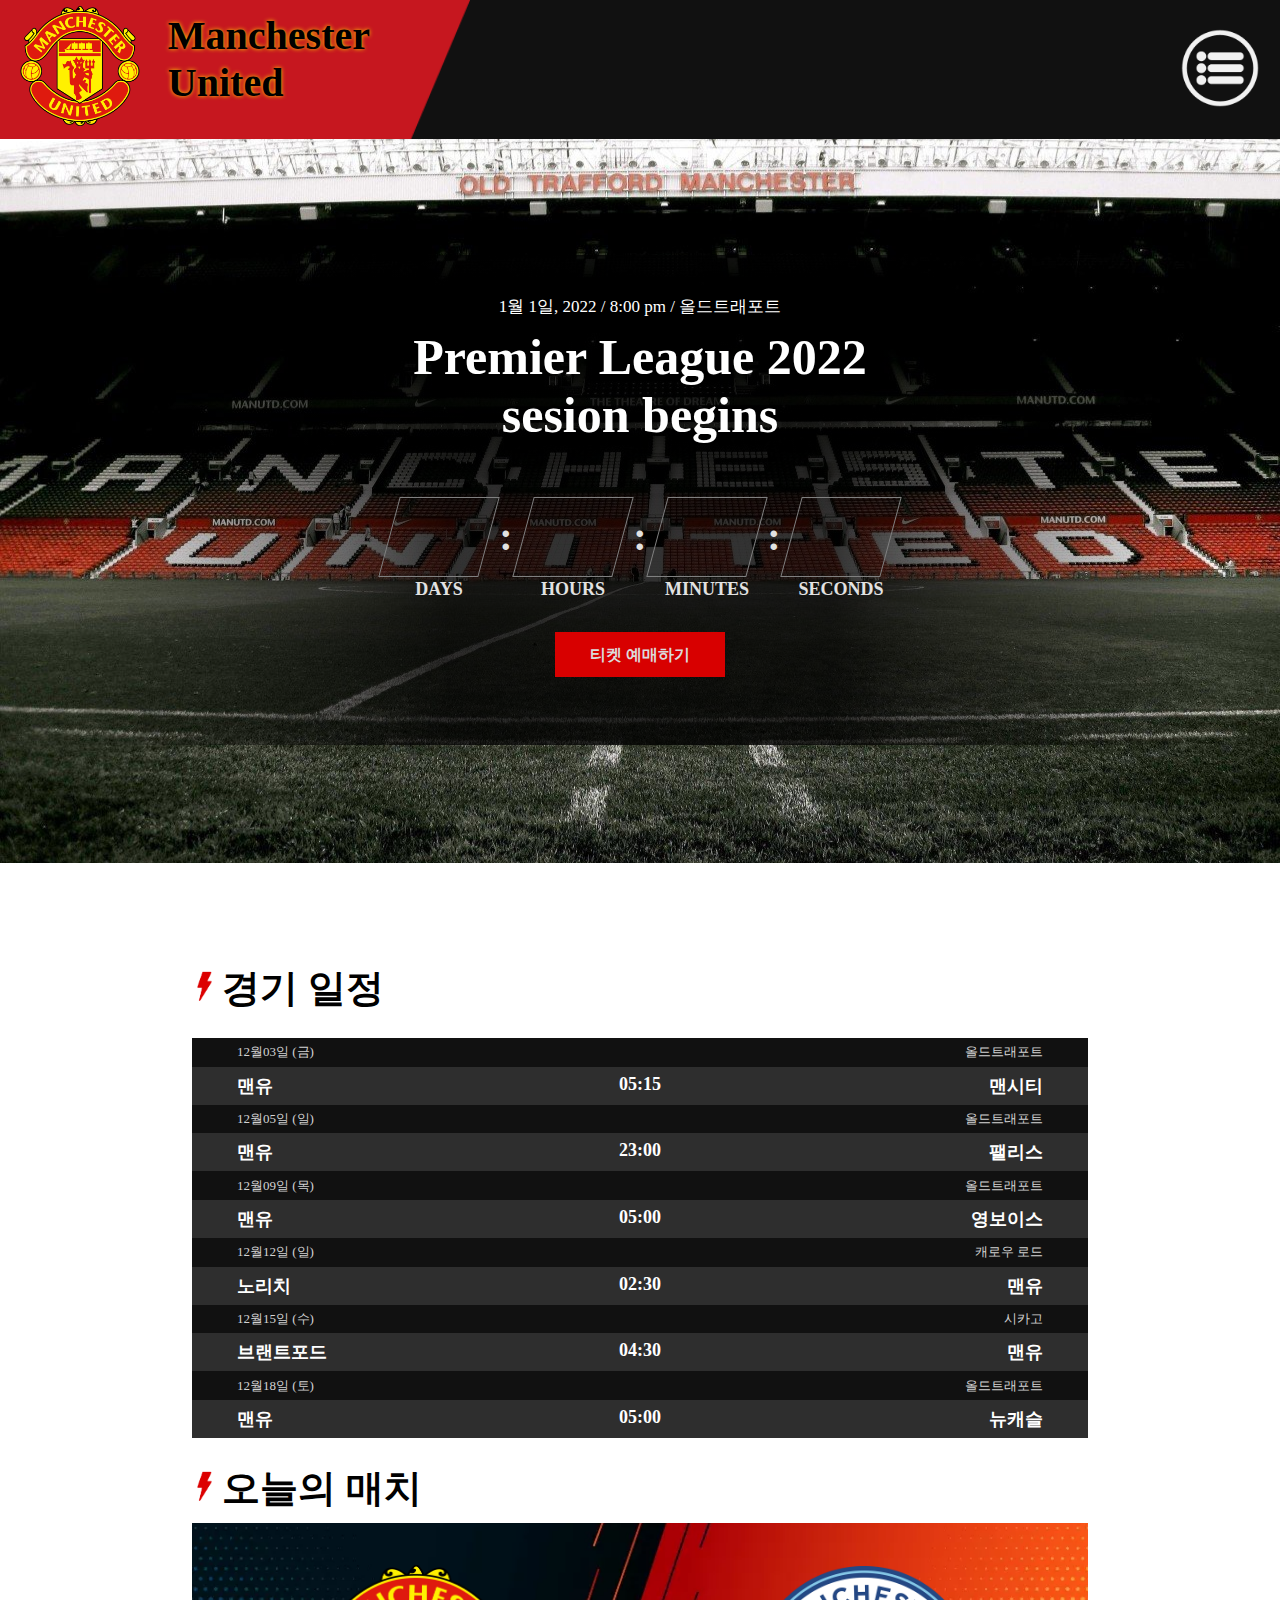
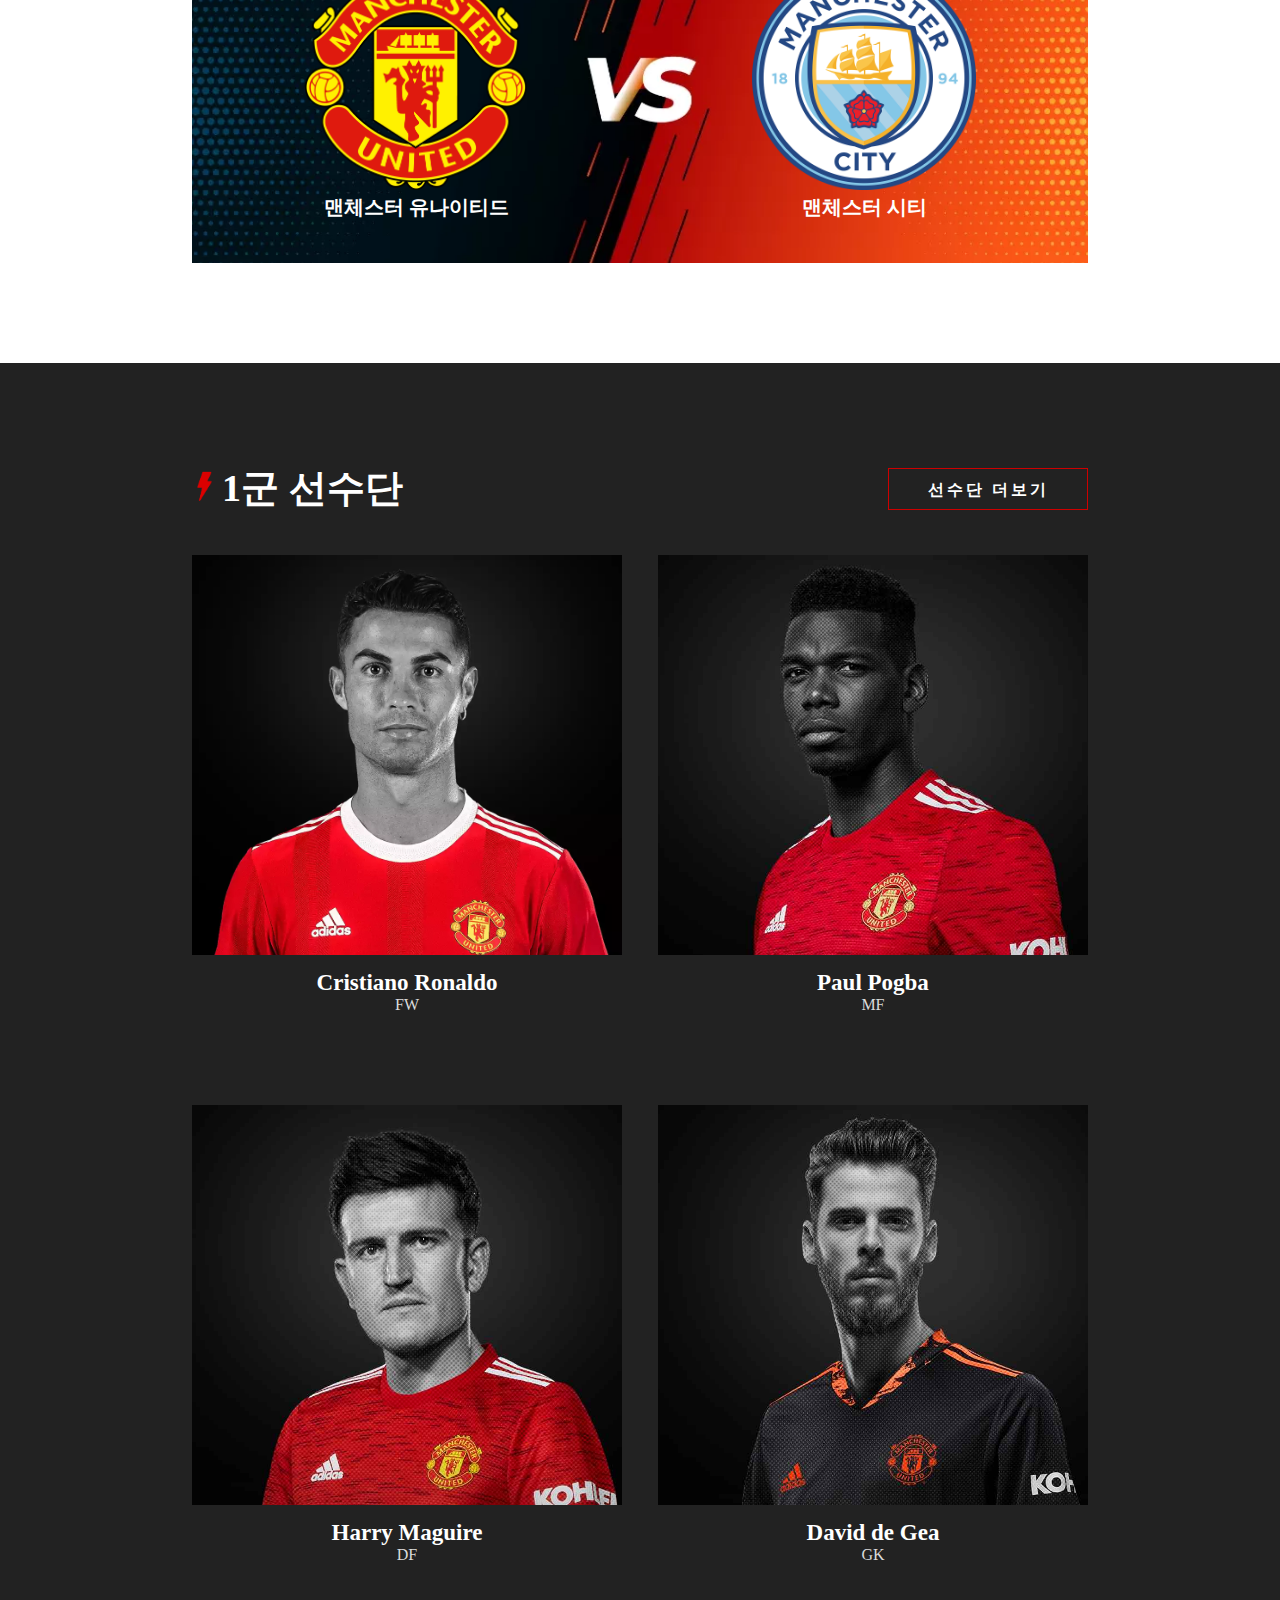
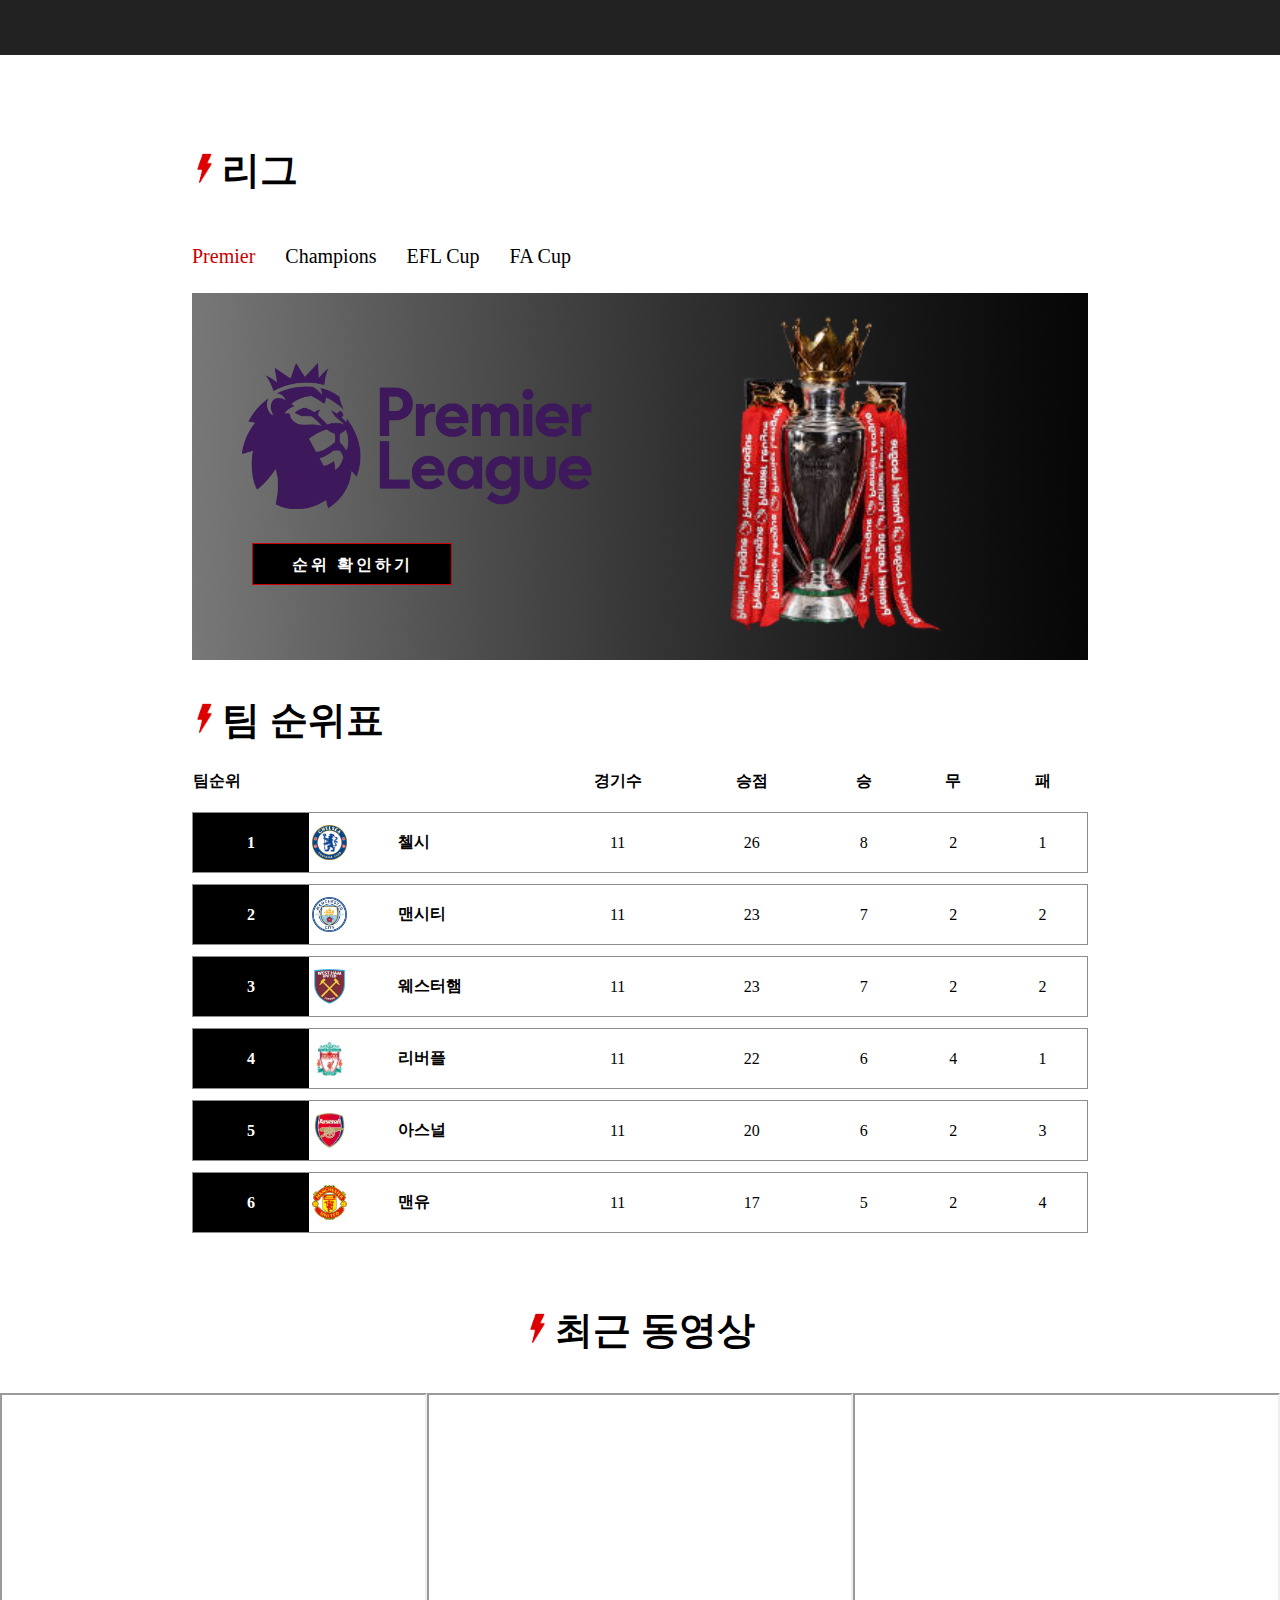
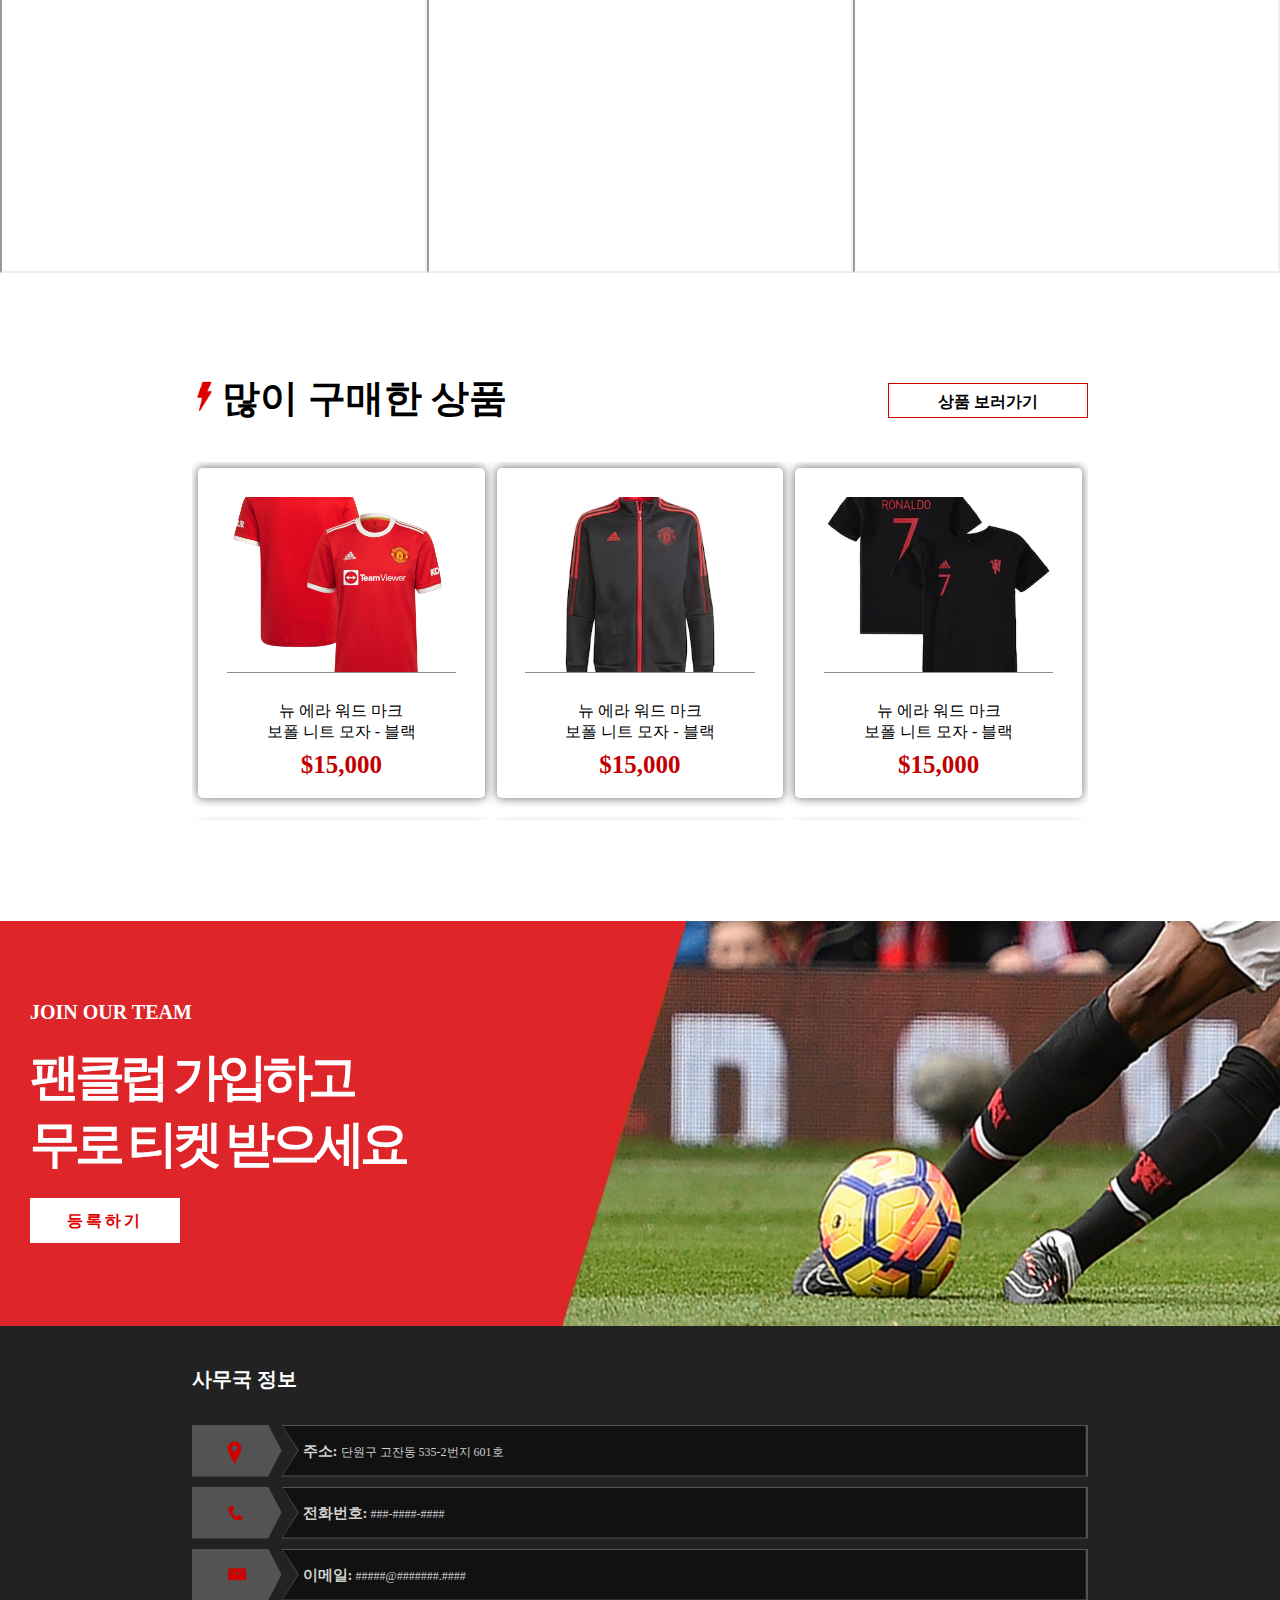
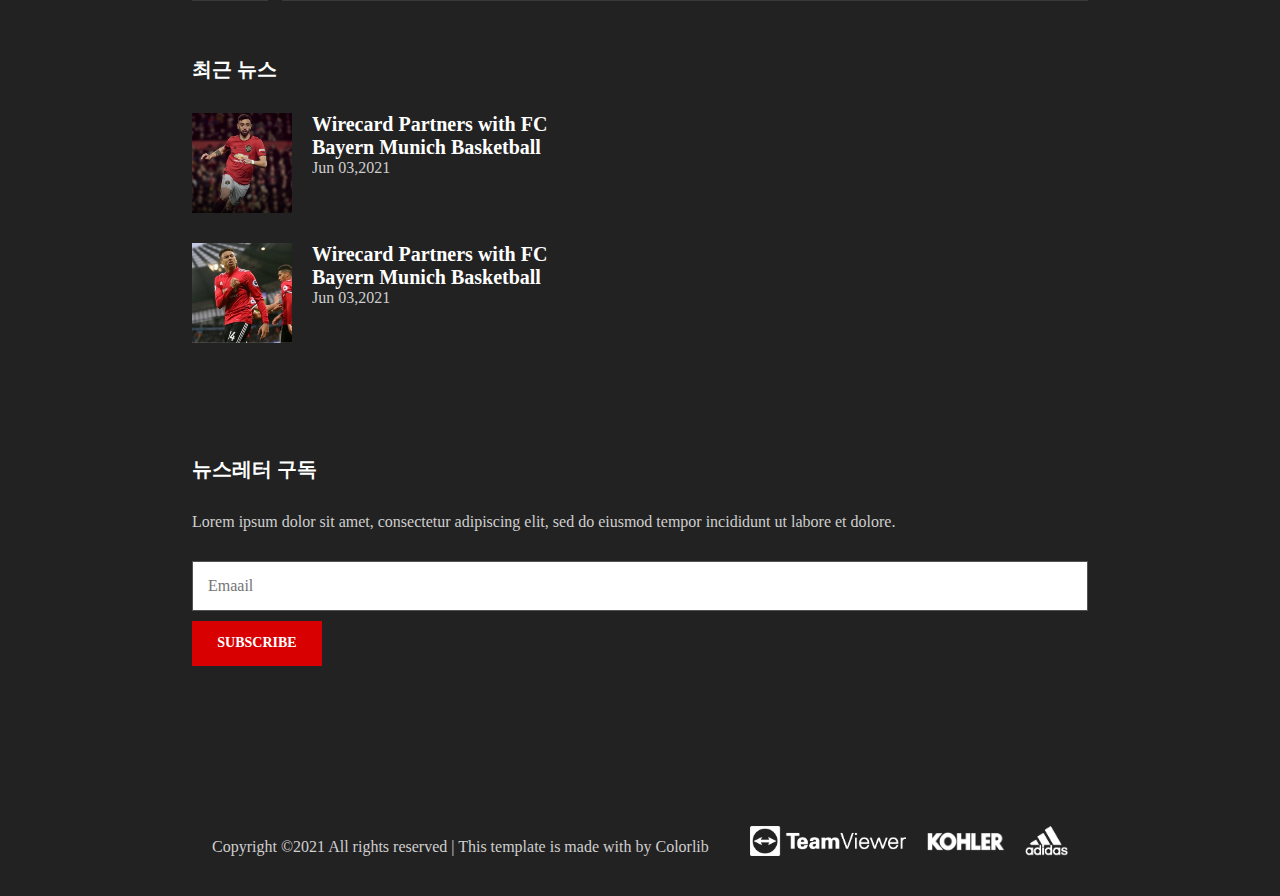
<file: index.html>
<!DOCTYPE html>
<html lang="ko">
<head>
    <meta charset="UTF-8">
    <meta http-equiv="X-UA-Compatible" content="IE=edge">
    <meta name="viewport" content="width=device-width, initial-scale=1.0">
    <title>Document</title>
    <link rel="stylesheet" href="css/common_css.css" type="text/css">
    <link rel="stylesheet" href="css/reset_css.css" type="text/css">
    <link rel="stylesheet" href="css/main_css.css" type="text/css">
    <script src="https://ajax.aspnetcdn.com/ajax/jQuery/jquery-3.6.0.min.js"></script>
    <script>

        $(function(){
            $(".nav_row .input").click(function(){
                $("#input").fadeIn();
            });
        });
        $(function(){
            $("#input button").click(function(){
                $("#input").hide();
            });
        });

        // 팀 순위 제이쿼리 입니다
        $(function(){
            $(".League li:nth-of-type(1)").click(function(){
                $(".Cup1").fadeIn();
                $(".Cup2").hide();
                $(".Cup3").hide();
                $(".Cup4").hide();
            });
        });
        $(function(){
            $(".League li:nth-of-type(2)").click(function(){
                $(".Cup2").fadeIn();
                $(".Cup1").hide();
                $(".Cup3").hide();
                $(".Cup4").hide();
            });
        });
        $(function(){
            $(".League li:nth-of-type(3)").click(function(){
                $(".Cup3").fadeIn();
                $(".Cup2").hide();
                $(".Cup1").hide();
                $(".Cup4").hide();
            });
        });
        $(function(){
            $(".League li:nth-of-type(4)").click(function(){
                $(".Cup4").fadeIn();
                $(".Cup2").hide();
                $(".Cup3").hide();
                $(".Cup1").hide();
            });
        });


        // min-600px 매뉴 제이쿼리 입니다
        $(function(){
            $("#main .icon").click(function(){
                $(".nav_600-outer").fadeIn();
                $(".nav_600").fadeIn();
            });
            $(".nav_600-outer").click(function(){
                $(".nav_600-outer").hide();
                $(".nav_600").hide();
            });
        });
        // 상품 스라이더 자바스크립 입니다
        $(function(){
            $('.botten').click(function(){
            $('.mm li:last').prependTo('.mm');
            $('.mm').css('margin-left',-281);
            $('.mm').stop().animate({marginLeft:0},800);
            });

            $(".botten2").click(function(){
                $(".mm").stop().animate({marginLeft:-281},800,function(){
                    $(".mm li:first").appendTo(".mm");
                    $(".mm").css({marginLeft:0});
                });
            });
        });

        // 슬라이드 남은 경기까지의 시간 자바스크립 입니다
        // Set the date we're counting down to
        var countDownDate = new Date("April 1, 2022 15:37:25").getTime();

        // Update the count down every 1 second
        var x = setInterval(function() {

        // Get today's date and time
        var now = new Date().getTime();
            
        // Find the distance between now and the count down date
        var distance = countDownDate - now;
            
        // Time calculations for days, hours, minutes and seconds
        var days = Math.floor(distance / (1000 * 60 * 60 * 24));
        var hours = Math.floor((distance % (1000 * 60 * 60 * 24)) / (1000 * 60 * 60));
        var minutes = Math.floor((distance % (1000 * 60 * 60)) / (1000 * 60));
        var seconds = Math.floor((distance % (1000 * 60)) / 1000);
            
        // Output the result in an element with id="demo"
        document.getElementById("b").innerHTML = days;
        document.getElementById("t").innerHTML = hours;
        document.getElementById("m").innerHTML = minutes;
        document.getElementById("s").innerHTML = seconds;

        // If the count down is over, write some text 
        if (distance < 0) {
            clearInterval(x);
            document.getElementById("b").innerHTML = "EXPIRED";
        }
        }, 1000);



    </script>

</head>
<body>
    <div class="nav_600-outer">  
    </div>
    <div class="nav_600">
        <img src="img/main/logo.png" alt="">
        <input type="text" placeholder="Search here....." onKeypress="javascript:if(event.keyCode==13) {search_onclick_submit}"/>
            <nav>
                <ul>
                    <li><a href="index.html">HOME</a></li>
                    <li><a href="sub1.html">ABOUT</a></li>
                    <li><a href="sub1.html">NEWS</a></li>
                    <li><a href="sub1.html">VIDEOS</a></li>
                    <li><a href="sub1.html">FIXTURES</a></li>
                    <li><a href="sub1.html">PLAYERS</a></li>
                    <li><a href="sub1.html">SHOP</a></li>
                </ul>
            </nav>

        </div>
    <a href="#"></a><div id="input">
        <button >x</button>
        <form action="index.html">
            <input type="text" placeholder="Search here....." onKeypress="javascript:if(event.keyCode==13) {search_onclick_submit}"/> 
        </form>
       
    </div>
    <!-- 헤더입니다 -->
    <header>
        <div id="up">
            
        </div>
        <div id="down">
        </div>
        <div id="main">
            <!-- min-600px 매뉴 아이콘 입니다 -->
            <div class="icon"><img src="img/main/—Pngtree—-vector-icon_3791388.png" alt="Pngtree"></div>
            <!-- 후원 브랜드 입니다 -->
            <div class="widget">
                <a href="#"><img src="img/common/adidas.png" alt="adidas"></a>
                <a href="#"><img src="img/common/kohler.png" alt="kohler"></a>
                <a href="#"><img src="img/common/leam.png" alt="leam"></a>
            </div>
            <!-- 네비게이션 입니다 -->
            <div class="nav_row">
                <nav>
                    <ul>
                        <li><a href="index.html">HOME</a></li>
                        <li><a href="sub1.html">ABOUT</a></li>
                        <li><a href="sub1.html">NEWS</a></li>
                        <li><a href="sub1.html">VIDEOS</a></li>
                        <li><a href="sub1.html">FIXTURES</a></li>
                        <li><a href="sub1.html">PLAYERS</a></li>
                        <li><a href="sub1.html">SHOP</a></li>
                    </ul>
                </nav>
                <a href="#">
                    <div class="input">
                        <img src="img/common/Pngtree.png" alt="">
                    </div>
                </a>
            </div>
            <!-- logo가 들어갑니다 -->
            <div id="logo">
                <img src="img/main/logo_.jpg" alt="logo_">
                <a href="index.html"> <img src="img/main/logo.png" alt="logo"></a>
                <a href="index.html"><h2>Manchester<br>United</h2></a>
            </div>   
        </div>
    </header>
    <!-- 슬라이더 입니다 -->
    <div id="slidal">
        <div class="slidal-box">
            <div class="time-box"></div>
            <div class="time-text">
                <p>1월 1일, 2022 / 8:00 pm / 올드트래포트</p>
                <h2>Premier League 2022<br>
                    sesion begins</h2>
            </div>
            <div class="days">
                <table>
                    <tr>
                        <th><div id="b"></div></th>
                        <th>:</th>
                        <th><div id="t"></div></th>
                        <th>:</th>
                        <th><div id="m"></div></th>
                        <th>:</th>
                        <th><div id="s"></div></th>
                    </tr>
                    <tr>
                        <td>DAYS</td>
                        <td></td>
                        <td>HOURS</td>
                        <td></td>
                        <td>MINUTES</td>
                        <td></td>
                        <td>SECONDS</td>
                    </tr>
                </table>
                <a href="#"><span>티켓 예매하기</span></a>
            </div>
        </div>
    </div>
    <!-- 경기일정 입니다 -->
    <div id="MATCHES-outer">
        <div id="MATCHES">
            <div class="MATCHES-box1">
                <div class="MATCHES-box-text">
                    <h3><img src="img/main/Lightning.png" alt="Lightning.png">경기 일정</h3>
                </div>
                <table>
                    <tr>
                        <td>12월03일 (금)</td>
                        <td></td>
                        <td>올드트래포트</td>
                    </tr>
                    <tr>
                        <th>맨유</th>
                        <th>05:15</th>
                        <th>맨시티</th>
                    </tr>
                    <tr>
                        <td>12월05일 (일)</td>
                        <td></td>
                        <td>올드트래포트</td>
                    </tr>
                    <tr>
                        <th>맨유</th>
                        <th>23:00</th>
                        <th>팰리스</th>
                    </tr>
                    <tr>
                        <td>12월09일 (목)</td>
                        <td></td>
                        <td>올드트래포트</td>
                    </tr>
                    <tr>
                        <th>맨유</th>
                        <th>05:00</th>
                        <th>영보이스</th>
                    </tr>
                    <tr>
                        <td>12월12일 (일)</td>
                        <td></td>
                        <td>캐로우 로드</td>
                    </tr>
                    <tr>
                        <th>노리치</th>
                        <th>02:30</th>
                        <th>맨유</th>
                    </tr>
                    <tr>
                        <td>12월15일 (수)</td>
                        <td></td>
                        <td>시카고</td>
                    </tr>
                    <tr>
                        <th>브랜트포드</th>
                        <th>04:30</th>
                        <th>맨유</th>
                    </tr>
                    <tr>
                        <td>12월18일 (토)</td>
                        <td></td>
                        <td>올드트래포트</td>
                    </tr>
                    <tr>
                        <th>맨유</th>
                        <th>05:00</th>
                        <th>뉴캐슬</th>
                    </tr>
                    
                </table>
            </div>
            <!-- VS화면 입니다 -->
            <div class="MATCHES-box2">
                <div class="MATCHES-box-text">
                    <h3><img src="img/main/Lightning.png" alt="Lightning.png">오늘의 매치</h3>
                </div>
                <div class="vs">
                    <div class="manchester">
                        <img src="img/main/logo.png" alt="united">
                        <h4>맨체스터 유나이티드</h4>
                    </div>
                    <div class="manchester">
                        <img src="img/main/MenCity.png" alt="City">
                        <h4>맨체스터 시티</h4>
                    </div>
                </div>
            </div>
        </div>
    </div>
    
    <!-- 선수단 입니다 -->
    <div id="players">
        <div class="name">
            <h3><img src="img/main/Lightning.png" alt="Lightning">1군 선수단</h3>
            <a href="sub1.html"><span>선수단 더보기</span></a>
        </div>
        <div class="players-box">
            <div class="play">
                <a href="sub2.html"><div class="Ronaldo"></div></a>
                <h4>Cristiano Ronaldo</h4>
                <p>FW</p>
            </div>
            <div class="play">
                <a href="sub2.html"><div class="Pogba"></div></a>
                <h4>Paul Pogba</h4>
                <p>MF</p>
            </div>   
            <div class="play">
                <a href="sub2.html"><div class="Maguire"></div></a>
                <h4>Harry Maguire</h4>
                <p>DF</p>
            </div>
            <div class="play">
                <a href="sub2.html"><div class="deGea"></div></a>
                <h4>David de Gea</h4>
                <p>GK</p>
            </div>
        </div>
    </div>
    <!-- 팀 순위 입니다 -->
    <div id="RANKING-outer">
        <div id="RANKING">
            <div class="RANKING-box1">
                <h3><img src="img/main/Lightning.png" alt="">리그</h3>
            </div>
            <div class="RANKING-box2">
                <h3><img src="img/main/Lightning.png" alt="">팀 순위표</h3>
            </div>
            <!-- 프리미어리그 순위표이다 -->
            <!-- !!!!!!!!!!!!!!!!!!!!! -->
            <div class="Cup , Cup1">
                <div class="League">
                    <nav>
                        <ul>
                            <li>Premier</li>
                            <li>Champions</li>
                            <li>EFL Cup</li>
                            <li>FA Cup</li>
                        </ul>
                    </nav>
                    <div class="Premier">
                        <img src="img/main/Premier.png" alt="">
                        <a href="#"><span class="button">순위 확인하기</span></a>
                    </div>
                </div>
            
             <!-- 순위표 입니다 -->

                
                <div class="graph">
                    <table>
                        <tr><th colspan="3">팀순위</th><th>경기수</th><th>승점</th><th>승</th><th>무</th><th>패</th></tr>
                        <tr><th></th><th></th><th></th><th></th><th></th><th></th></tr>
                        <tr><td>1</td><td><img src="img/main/Chelsea.png" alt=""></td><td>첼시</td><td>11</td><td>26</td><td>8</td><td>2</td><td>1</td>
                        </tr>
                        <tr><th></th><th></th><th></th><th></th><th></th><th></th></tr>
                        <tr><td>2</td><td><img src="img/main/MenCity.png" alt=""></td><td>맨시티</td><td>11</td><td>23</td><td>7</td><td>2</td><td>2</td>
                        </tr>
                        <tr><th></th><th></th><th></th><th></th><th></th><th></th></tr>
                        <tr><td>3</td><td><img src="img/main/pngwing.com.png" alt=""></td><td>웨스터햄</td><td>11</td><td>23</td><td>7</td><td>2</td><td>2</td>
                        </tr>
                        <tr><th></th><th></th><th></th><th></th><th></th><th></th></tr>
                        <tr><td>4</td><td><img src="img/main/liverpool.png" alt="liverpool"></td><td>리버플</td><td>11</td><td>22</td><td>6</td><td>4</td><td>1</td>
                        </tr>
                        <tr><th></th><th></th><th></th><th></th><th></th><th></th></tr>
                        <tr><td>5</td><td><img src="img/main/arsenal.png" alt=""></td><td>아스널</td><td>11</td><td>20</td><td>6</td><td>2</td><td>3</td>
                        </tr>
                        <tr><th></th><th></th><th></th><th></th><th></th><th></th></tr>
                        <tr><td>6</td><td><img src="img/main/logo.png" alt=""></td><td>맨유</td><td>11</td><td>17</td><td>5</td><td>2</td><td>4</td>
                        </tr>
                    </table>
                </div>
            </div>
            <!-- 쳄피언스리그 입니다 -->
            <!-- !!!!!!!!!!!!!!!!! -->
            <div class="Cup , Cup2">
                <div class="League">
                    <nav>
                        <ul>
                            <li>Premier</li>
                            <li>Champions</li>
                            <li>EFL Cup</li>
                            <li>FA Cup</li>
                        </ul>
                    </nav>
                    <div class="Premier">
                        <img src="img/main/champions-text.png" alt="">
                        <a href="#"><span class="button">순위 확인하기</span></a>
                    </div>
                </div>
            
             <!-- 순위표 입니다 -->
                <div class="graph">
                    <table>
                        <tr><th></th><th></th><th></th><th></th><th></th><th></th></tr>
                        <tr><th></th><th></th><th></th><th></th><th></th><th></th></tr>
                        <tr><td>결승</td><td>맨유</td><td><img src="img/main/logo.png" alt=""></td><td>vs</td><td><img src="img/main/Chelsea.png" alt=""></td><td>첼시</td></tr>
                        <tr><th></th><th></th><th></th><th></th><th></th><th></th></tr>
                        <tr><td>4강</td><td>맨유</td><td><img src="img/main/logo.png" alt=""></td><td>3 : 0</td><td><img src="img/main/MenCity.png" alt=""></td><td>맨시티</td></tr>
                        <tr><th></th><th></th><th></th><th></th><th></th><th></th></tr>
                        <tr><td>8강</td><td>맨유</td><td><img src="img/main/logo.png" alt=""></td><td>1 : 0</td><td><img src="img/main/pngwing.com.png" alt=""></td><td>웨스트햄</td></tr>
                        <tr><th></th><th></th><th></th><th></th><th></th><th></th></tr>
                        <tr><td>16강</td><td>맨유</td><td><img src="img/main/logo.png" alt=""></td><td>2 : 0</td><td><img src="img/main/liverpool.png" alt=""></td><td>리버플</td></tr>
                        <tr><th></th><th></th><th></th><th></th><th></th><th></th></tr>
                        <tr><td></td><td></td><td></td><td></td><td></td><td></td></tr>
                        <tr><th></th><th></th><th></th><th></th><th></th><th></th></tr>
                        <tr><td></td><td></td><td></td><td></td><td></td><td></td></tr>
                    </table>
                </div>
            </div>
            <!-- EPL컵 리그 입니다 -->
            <div class="Cup , Cup3">
                <div class="League">
                    <nav>
                        <ul>
                            <li>Premier</li>
                            <li>Champions</li>
                            <li>EFL Cup</li>
                            <li>FA Cup</li>
                        </ul>
                    </nav>
                    <div class="Premier">
                        <img src="img/main/EFLCup_Logo.svg" alt="">
                        <a href="#"><span class="button">순위 확인하기</span></a>
                    </div>
                </div>
            
             <!-- 순위표 입니다 -->

                
                <div class="graph">
                    <table>
                        <tr><th></th><th></th><th></th><th></th><th></th><th></th></tr>
                        <tr><th></th><th></th><th></th><th></th><th></th><th></th></tr>
                        <tr><td>결승</td><td>맨유</td><td><img src="img/main/logo.png" alt=""></td><td>vs</td><td><img src="img/main/Chelsea.png" alt=""></td><td>첼시</td></tr>
                        <tr><th></th><th></th><th></th><th></th><th></th><th></th></tr>
                        <tr><td>4강</td><td>맨유</td><td><img src="img/main/logo.png" alt=""></td><td>3 : 0</td><td><img src="img/main/MenCity.png" alt=""></td><td>맨시티</td></tr>
                        <tr><th></th><th></th><th></th><th></th><th></th><th></th></tr>
                        <tr><td>8강</td><td>맨유</td><td><img src="img/main/logo.png" alt=""></td><td>1 : 0</td><td><img src="img/main/pngwing.com.png" alt=""></td><td>웨스트햄</td></tr>
                        <tr><th></th><th></th><th></th><th></th><th></th><th></th></tr>
                        <tr><td>16강</td><td>맨유</td><td><img src="img/main/logo.png" alt=""></td><td>2 : 0</td><td><img src="img/main/liverpool.png" alt=""></td><td>리버플</td></tr>
                        <tr><th></th><th></th><th></th><th></th><th></th><th></th></tr>
                        <tr><td></td><td></td><td></td><td></td><td></td><td></td></tr>
                        <tr><th></th><th></th><th></th><th></th><th></th><th></th></tr>
                        <tr><td></td><td></td><td></td><td></td><td></td><td></td></tr>
                    </table>
                </div>
            </div>
            <!-- FA컵 입니다 -->
            <!-- !!!!!!!!!!!! -->
            <div class="Cup , Cup4">
                <div class="League">
                    <nav>
                        <ul>
                            <li>Premier</li>
                            <li>Champions</li>
                            <li>EFL Cup</li>
                            <li>FA Cup</li>
                        </ul>
                    </nav>
                    <div class="Premier">
                        <img src="img/main/facup-logo.png" alt="">
                        <a href="#"><span class="button">순위 확인하기</span></a>
                    </div>
                </div>
            
             <!-- 순위표 입니다 -->
                <div class="graph">
                    <table>
                        <tr><th></th><th></th><th></th><th></th><th></th><th></th></tr>
                        <tr><th></th><th></th><th></th><th></th><th></th><th></th></tr>
                        <tr><td>결승</td><td>맨유</td><td><img src="img/main/logo.png" alt=""></td><td>vs</td><td><img src="img/main/Chelsea.png" alt=""></td><td>첼시</td></tr>
                        <tr><th></th><th></th><th></th><th></th><th></th><th></th></tr>
                        <tr><td>4강</td><td>맨유</td><td><img src="img/main/logo.png" alt=""></td><td>3 : 0</td><td><img src="img/main/MenCity.png" alt=""></td><td>맨시티</td></tr>
                        <tr><th></th><th></th><th></th><th></th><th></th><th></th></tr>
                        <tr><td>8강</td><td>맨유</td><td><img src="img/main/logo.png" alt=""></td><td>1 : 0</td><td><img src="img/main/pngwing.com.png" alt=""></td><td>웨스트햄</td></tr>
                        <tr><th></th><th></th><th></th><th></th><th></th><th></th></tr>
                        <tr><td>16강</td><td>맨유</td><td><img src="img/main/logo.png" alt=""></td><td>2 : 0</td><td><img src="img/main/liverpool.png" alt=""></td><td>리버플</td></tr>
                        <tr><th></th><th></th><th></th><th></th><th></th><th></th></tr>
                        <tr><td></td><td></td><td></td><td></td><td></td><td></td></tr>
                        <tr><th></th><th></th><th></th><th></th><th></th><th></th></tr>
                        <tr><td></td><td></td><td></td><td></td><td></td><td></td></tr>
                    </table>
                </div>
            </div>
        </div>
    </div>
    
    <!-- 비디오 입니다 -->
    <div id="VIDEOS">
        <div class="VIDEOS-text">
            <h3><img src="img/main/Lightning.png" alt="">최근 동영상</h3>
        </div>
        <div class="VIDEOS-box">
            <iframe width="1280" height="720" src="https://www.youtube.com/embed/Ahnby2vUlxM"
             title="YouTube video player" allow="accelerometer; autoplay; 
             clipboard-write; encrypted-media; gyroscope; picture-in-picture" allowfullscreen>
            </iframe>
            <iframe width="1280" height="720" src="https://www.youtube.com/embed/USTxhSg9NyM" 
            title="YouTube video player"  allow="accelerometer; autoplay; 
            clipboard-write; encrypted-media; gyroscope; picture-in-picture" allowfullscreen>
            </iframe>
            <iframe width="1280" height="720" src="https://www.youtube.com/embed/T4OBjAE7vig" 
            title="YouTube video player"  allow="accelerometer; autoplay; 
            clipboard-write; encrypted-media; gyroscope; picture-in-picture" allowfullscreen>
            </iframe>
        </div>
    </div>
    <!-- 스토어 입니다 -->
    <div id="STORE-outer">
        <div id="STORE-long">
            <div id="STORE">
                <div class="STORE-text">
                    <h3><img src="img/main/Lightning.png" alt="">많이 구매한 상품</h3>
                    <a href="#"><span>상품 보러가기</span></a>
                </div>
                <!-- 상품 박스 입니다 -->
            <div class="STORE-box">
                <div class="botten">
                    <img src="img/main/pngwing.com-복사본.png" alt="">
                </div>
                <div class="botten2">
                    <img src="img/main/pngwing1.com.png" alt="">
                </div>
                <div class="hide">
                    <ul class="mm">
                        <li>
                            <div class="Goods">
                                <div class="photo photo1"></div>
                                <p>
                                    <a href="#">
                                    뉴 에라 워드 마크<br>
                                    보폴 니트 모자 - 블랙
                                    </a>
                                </p>
                                <p>$15,000</p>
                            </div>
                        </li>
                        <li>
                            <div class="Goods">
                                <div class="photo  photo2"></div>
                                <p>
                                    <a href="#">
                                    뉴 에라 워드 마크<br>
                                    보폴 니트 모자 - 블랙
                                    </a>
                                </p>
                                <p>$15,000</p>
                            </div>
                        </li>
                        <li>
                            <div class="Goods">
                                <div class="photo  photo3"></div>
                                <p>
                                    <a href="#">
                                    뉴 에라 워드 마크<br>
                                    보폴 니트 모자 - 블랙
                                    </a>
                                </p>
                                <p>$15,000</p>
                            </div>
                        </li>
                        <li>
                            <div class="Goods">
                                <div class="photo  photo4"></div>
                                <p>
                                    <a href="#">
                                    뉴 에라 워드 마크<br>
                                    보폴 니트 모자 - 블랙
                                    </a>
                                </p>
                                <p>$15,000</p>
                            </div>
                        </li>
                        <li>
                            <div class="Goods">
                                <div class="photo  photo5"></div>
                                <p>
                                    <a href="#">
                                    뉴 에라 워드 마크<br>
                                    보폴 니트 모자 - 블랙
                                    </a>
                                </p>
                                <p>$15,000</p>
                            </div>
                        </li>
                        <li>
                            <div class="Goods">
                                <div class="photo  photo6"></div>
                                <p>
                                    <a href="#">
                                    뉴 에라 워드 마크<br>
                                    보폴 니트 모자 - 블랙
                                    </a>
                                </p>
                                <p>$15,000</p>
                            </div>
                        </li>
                        <li>
                            <div class="Goods">
                                <div class="photo  photo7"></div>
                                <p>
                                    <a href="#">
                                    뉴 에라 워드 마크<br>
                                    보폴 니트 모자 - 블랙
                                    </a>
                                </p>
                                <p>$15,000</p>
                            </div>
                        </li>
                        <li>
                            <div class="Goods">
                                <div class="photo  photo8"></div>
                                <p>
                                    <a href="#">
                                    뉴 에라 워드 마크<br>
                                    보폴 니트 모자 - 블랙
                                    </a>
                                </p>
                                <p>$15,000</p>
                            </div>
                        </li>
                        <li>
                            <div class="Goods">
                                <div class="photo photo9"></div>
                                <p>
                                    <a href="#">
                                    뉴 에라 워드 마크<br>
                                    보폴 니트 모자 - 블랙
                                    </a>
                                </p>
                                <p>$15,000</p>
                            </div>
                        </li>

                    </ul>
                </div>
               
               
            </div>
        </div>
       
        </div>   
    </div>
    
    <!-- 이벤트 입니다 -->
    <div id="Event">
        <div class="Event-box">
            <p>JOIN OUR TEAM</p>
            <h2>팬클럽 가입하고<br>
                무로 티켓 받으세요</h2>
            <a href="#"><span>등록하기</span></a>
        </div>
    </div>

    <!-- 프터 입니다 -->
    <footer>
        <div class="footer-box">
            <!-- 첫번쨰 박스 입니다 -->
            <div class="text-box">
                <h4>사무국 정보</h4>

                <ul>
                    <li>
                        <div class="a1">
                            <img src="img/main/icon1.png" alt="">
                        </div>
                        <div class="a2">
                            <div>
                                <p><strong>주소:</strong>
                                단원구 고잔동 535-2번지 601호 
                                </p>
                            </div>
                        </div>
                    </li>
  
                    <li>
                        <div class="a1">
                            <img src="img/main/icon2.png" alt="">
                        </div>
                        <div class="a2">
                            <div>
                                <p><strong>전화번호:</strong>
                                ###-####-####
                                </p>
                            </div>
                        </div>
                    </li>
      
                    <li>
                        <div class="a1">
                            <img src="img/main/icon3.png" alt="">
                        </div>
                        <div class="a2">
                            <div>
                                <p><strong>이메일:</strong>
                                #####@#######.####
                                </p>
                            </div>
                        </div>
                    </li>
                </ul>
            </div>

            <!-- 두번째 박스 입니다 -->
            <div class="text-box">
                <h4>최근 뉴스</h4>
                <a href="#">
                    <div class="LATEST">
                        <div class="photo"></div>
                        <h4>Wirecard Partners with FC <br>Bayern Munich Basketball</h4>
                        <p>Jun 03,2021</p>
                    </div>   
                </a>
                <a href="#">
                    <div class="LATEST">
                        <div class="photo , photo2"></div>
                        <h4>Wirecard Partners with FC <br>Bayern Munich Basketball</h4>
                        <p>Jun 03,2021</p>
                    </div>  
                </a>
            </div>
            <div class="text-box">
                <h4>뉴스레터 구독</h4>
                <p class="w">Lorem ipsum dolor sit amet, consectetur 
                    adipiscing elit, sed do eiusmod tempor incididunt ut
                     labore et dolore.</p>
                <form action="aa">
                    <input type="email" placeholder="Emaail"><br>
                    <input type="submit" value="SUBSCRIBE">
                </form>
            </div>
            <div class="bottom">
                <p>Copyright ©2021 All rights reserved | This template is made with  by Colorlib</p>
                <div>
                    <img src="img/common/adidas.png" alt="">
                    <img src="img/common/kohler.png" alt="">
                    <img src="img/common/leam.png" alt="">  
                </div>

            </div>
        </div>
    </footer>
</body>
</html>
</file>
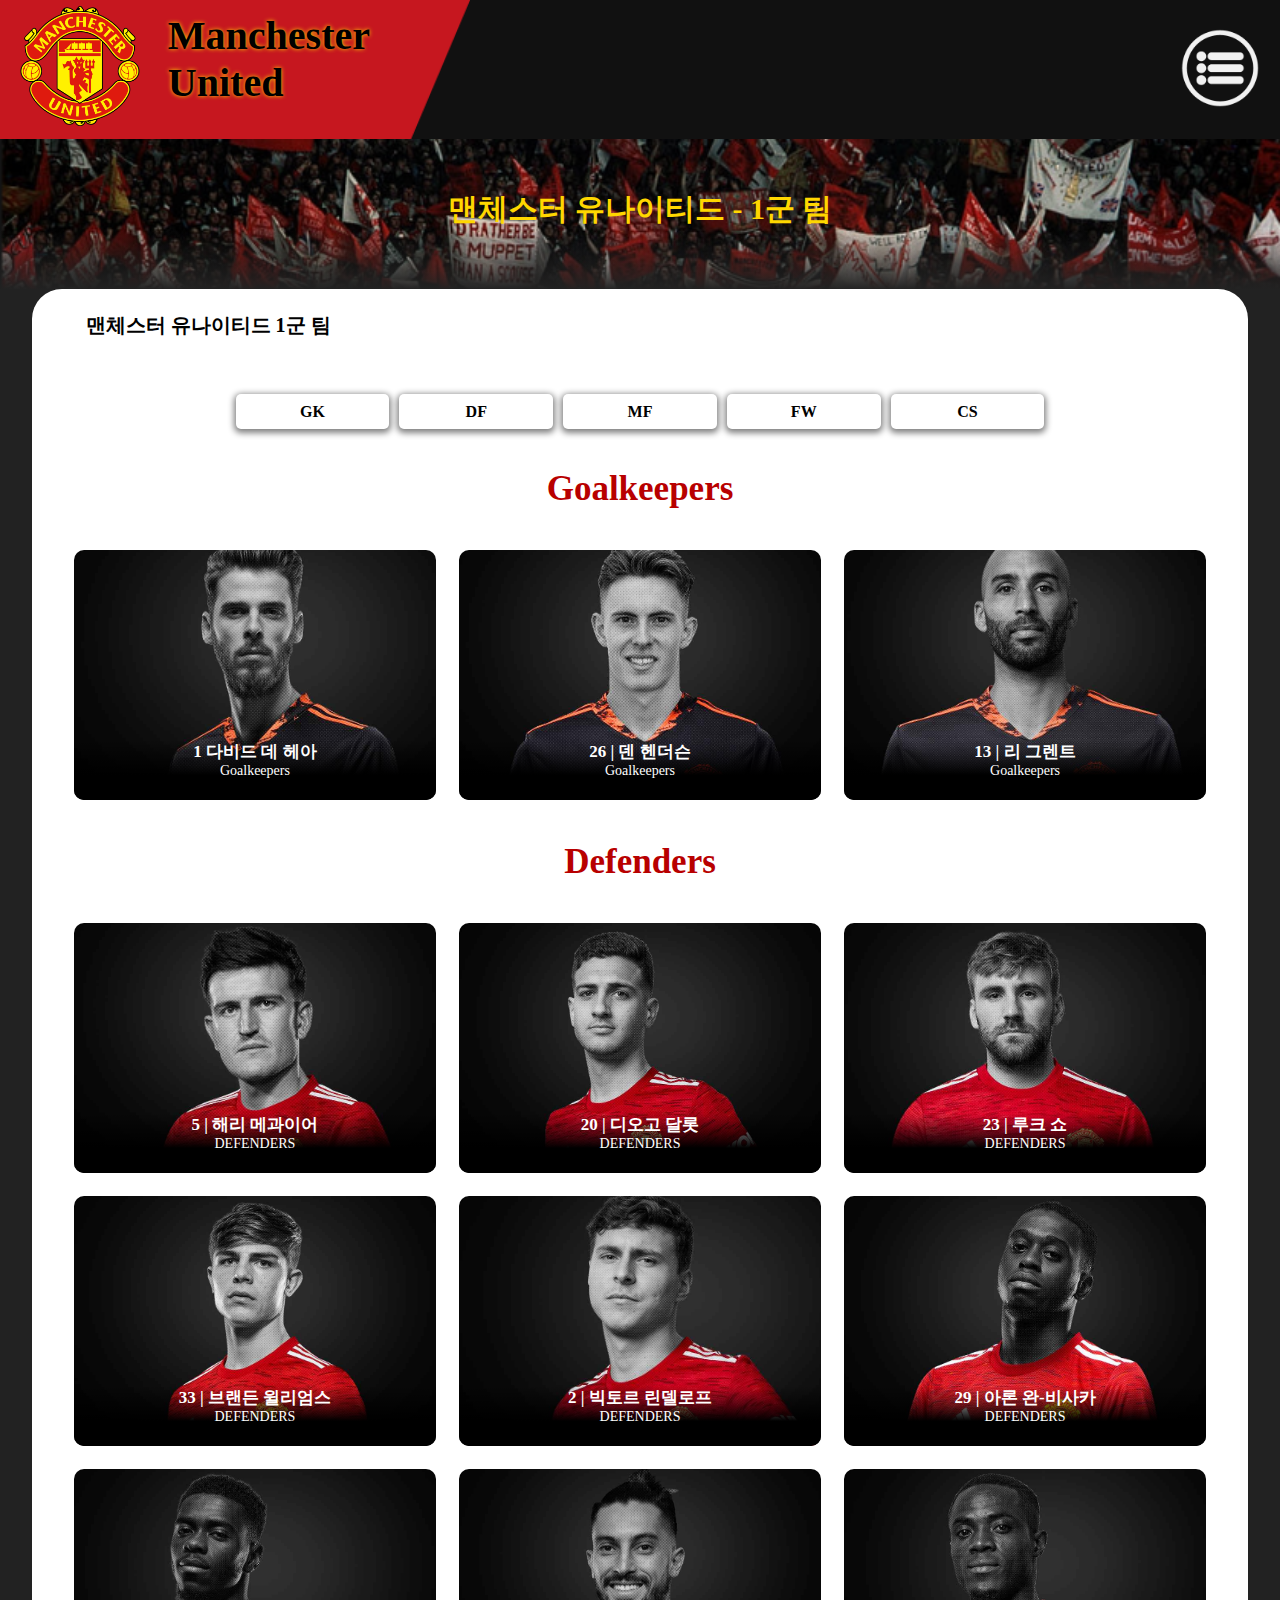
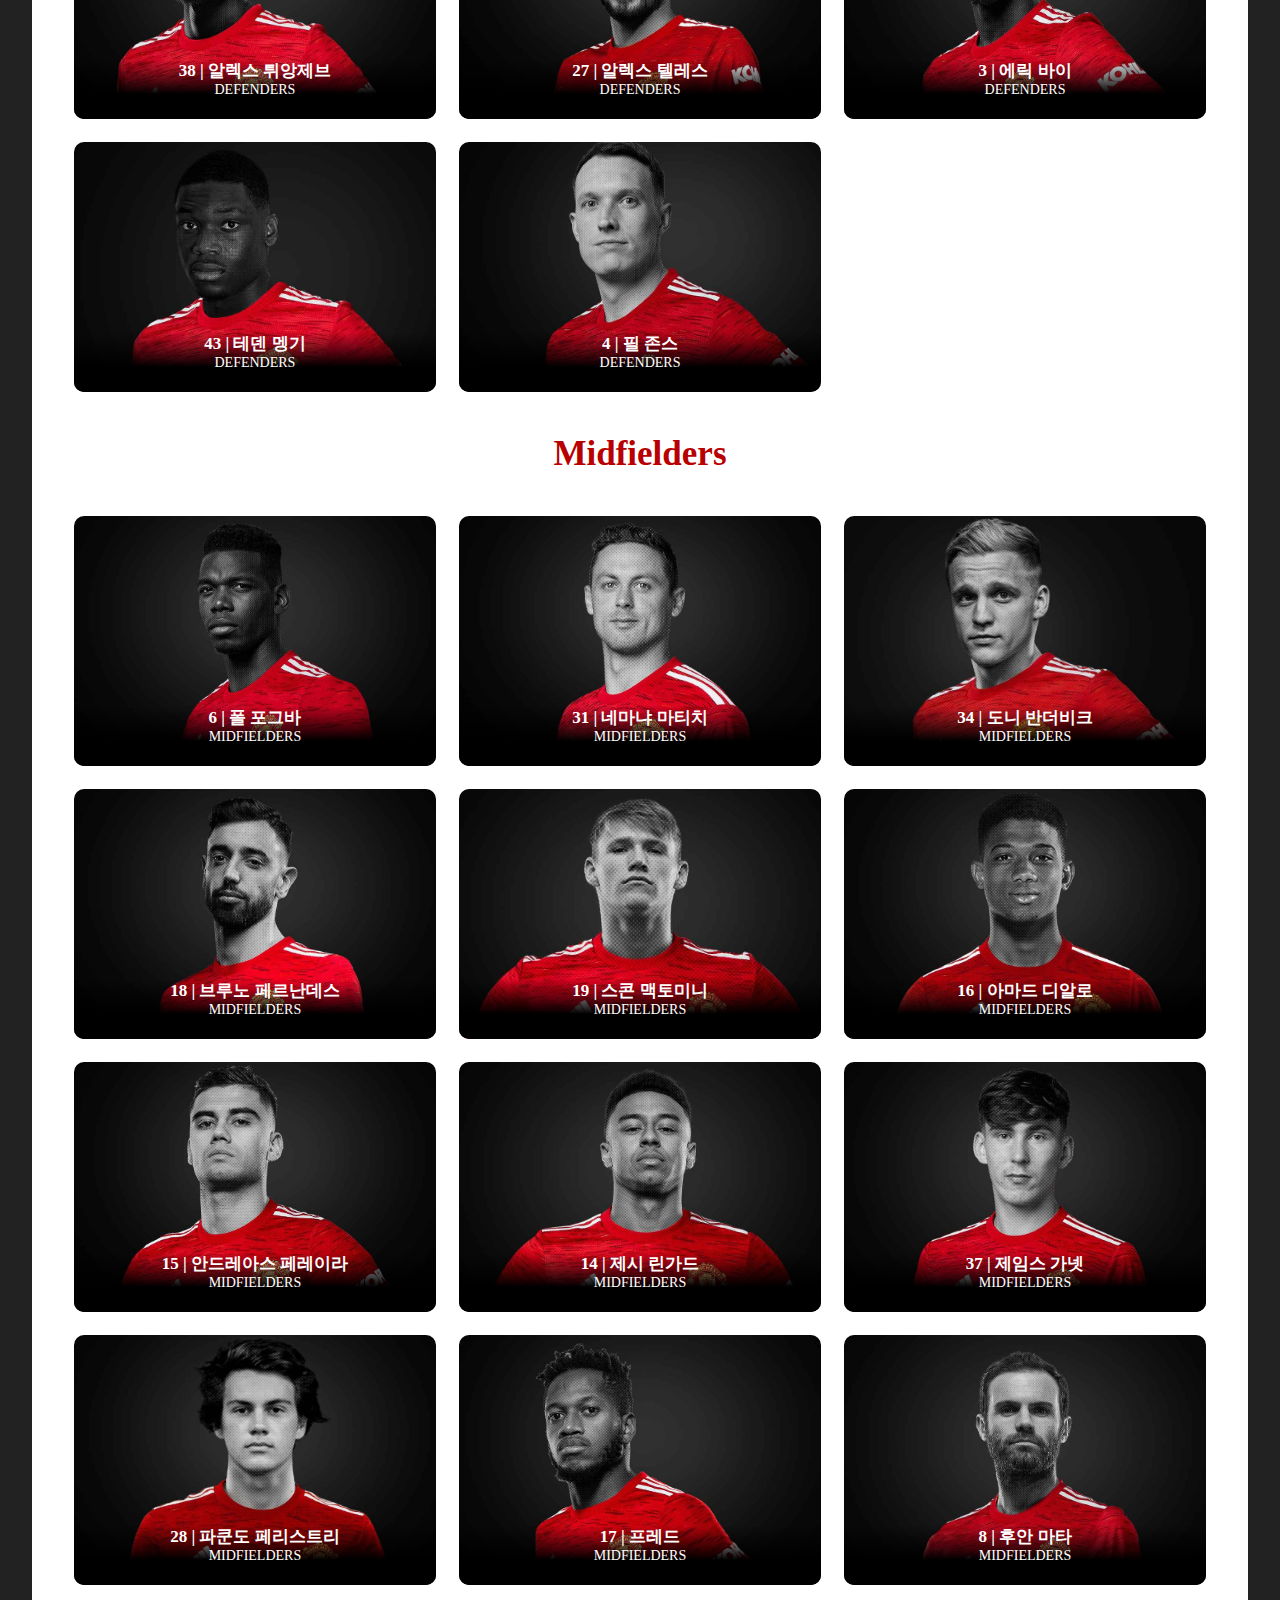
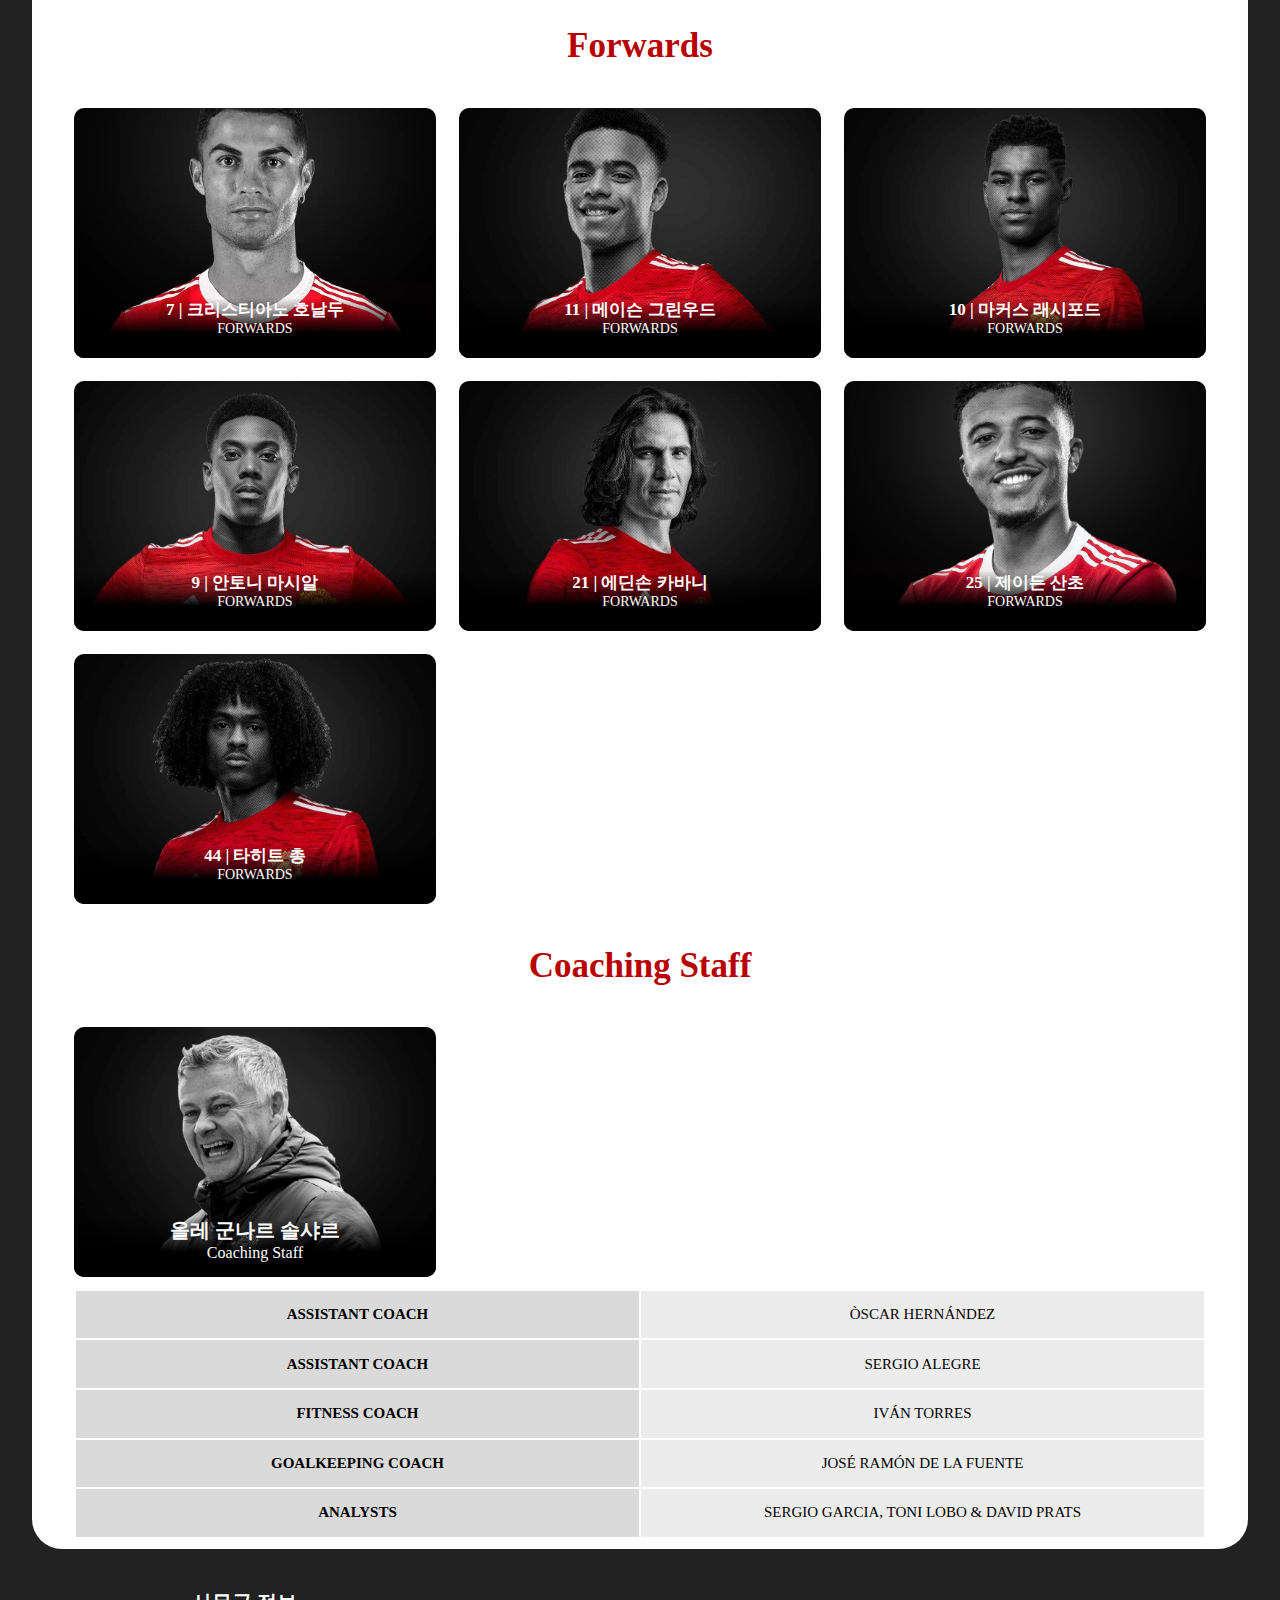
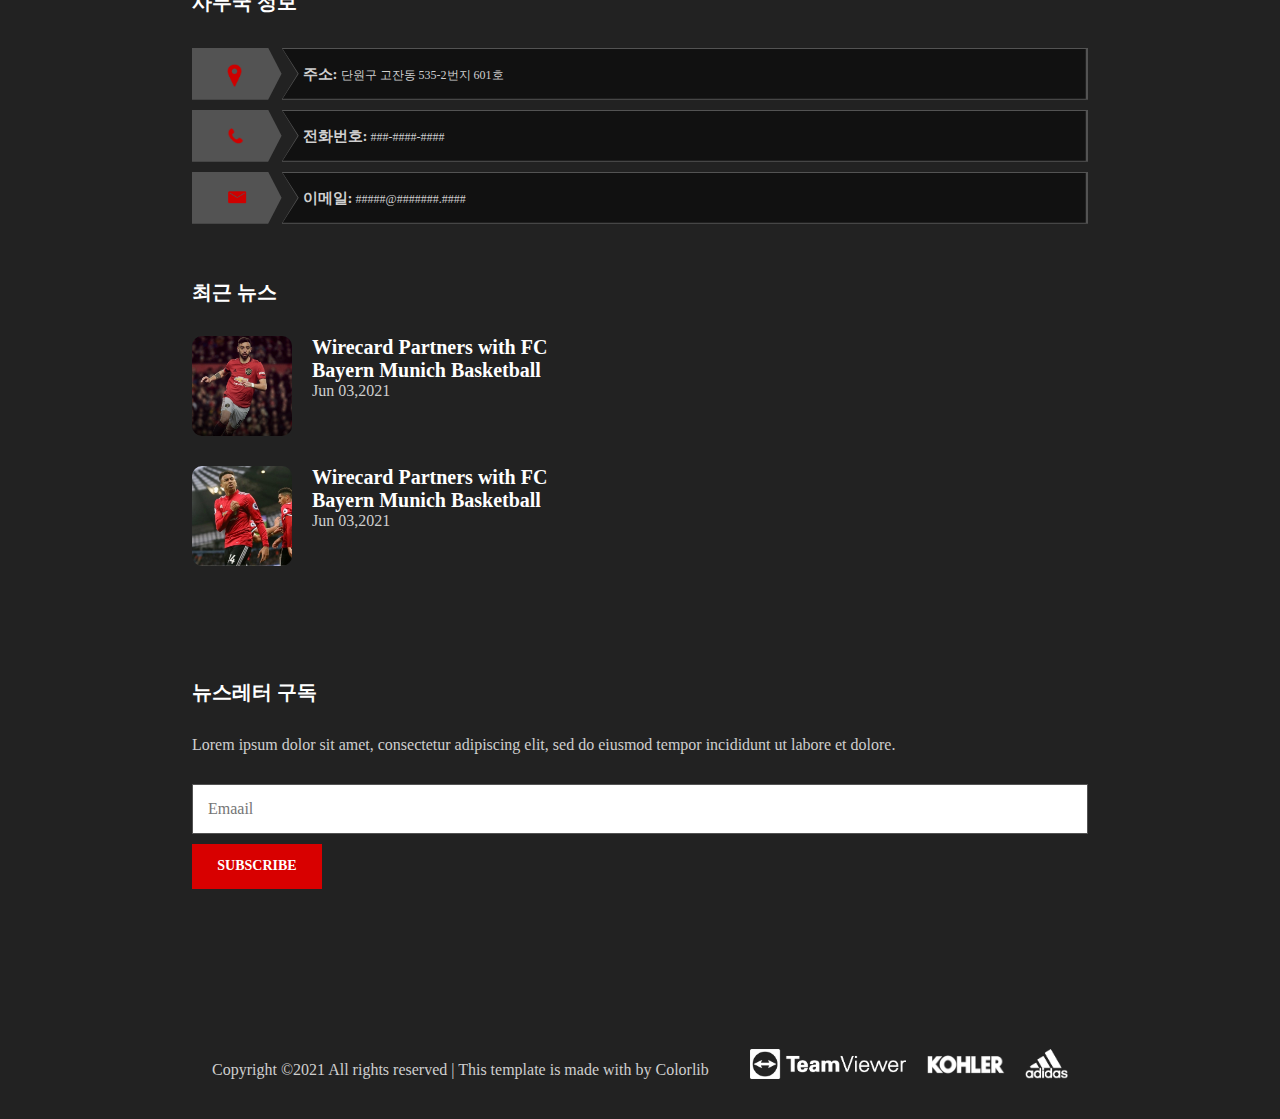
<file: sub1.html>
<!DOCTYPE html>
<html lang="ko">
<head>
    <meta charset="UTF-8">
    <meta http-equiv="X-UA-Compatible" content="IE=edge">
    <meta name="viewport" content="width=device-width, initial-scale=1.0">
    <title>Document</title>
    <link rel="stylesheet" href="css/common_css.css">
    <link rel="stylesheet" href="css/reset_css.css">
    <link rel="stylesheet" href="css/sub1.css">
    <script src="https://ajax.aspnetcdn.com/ajax/jQuery/jquery-3.6.0.min.js"></script>
    <script>
        // 목록 아이콘 누굴경우 제이쿼리

        $(function(){
            $(".nav_row .input").click(function(){
                $("#input").fadeIn();
            });
        });
        $(function(){
            $("#input button").click(function(){
                $("#input").hide();
            });
        });

         // min-600px 매뉴 제이쿼리 입니다
         $(function(){
            $("#main .icon").click(function(){
                $(".nav_600-outer").fadeIn();
                $(".nav_600").fadeIn();
            });
            $(".nav_600-outer").click(function(){
                $(".nav_600-outer").hide();
                $(".nav_600").hide();
            });
        });       
    </script>
</head>
<body>


    <div class="nav_600-outer">  
    </div>
    <div class="nav_600">
        <img src="img/main/logo.png" alt="">
        <input type="text" placeholder="Search here....." onKeypress="javascript:if(event.keyCode==13) {search_onclick_submit}"/>
            <nav>
                <ul>
                    <li><a href="index.html">HOME</a></li>
                    <li><a href="sub1.html">ABOUT</a></li>
                    <li><a href="sub1.html">NEWS</a></li>
                    <li><a href="sub1.html">VIDEOS</a></li>
                    <li><a href="sub1.html">FIXTURES</a></li>
                    <li><a href="sub1.html">PLAYERS</a></li>
                    <li><a href="sub1.html">SHOP</a></li>
                </ul>
            </nav>

        </div>
    <a href="#"></a><div id="input">
        <button >x</button>
        <form action="index.html">
            <input type="text" placeholder="Search here....." onKeypress="javascript:if(event.keyCode==13) {search_onclick_submit}"/> 
        </form>
       
    </div>
    <!-- 헤더입니다 -->
    <header>
        <div id="up">
            
        </div>
        <div id="down">
        </div>
        <div id="main">
            <!-- min-600px 매뉴 아이콘 입니다 -->
            <div class="icon"><img src="img/main/—Pngtree—-vector-icon_3791388.png" alt="Pngtree"></div>
            <!-- 후원 브랜드 입니다 -->
            <div class="widget">
                <a href="#"><img src="img/common/adidas.png" alt="adidas"></a>
                <a href="#"><img src="img/common/kohler.png" alt="kohler"></a>
                <a href="#"><img src="img/common/leam.png" alt="leam"></a>
            </div>
            <!-- 네비게이션 입니다 -->
            <div class="nav_row">
                <nav>
                    <ul>
                        <li><a href="index.html">HOME</a></li>
                        <li><a href="#">ABOUT</a></li>
                        <li><a href="#">NEWS</a></li>
                        <li><a href="#">VIDEOS</a></li>
                        <li><a href="#">FIXTURES</a></li>
                        <li><a href="#">PLAYERS</a></li>
                        <li><a href="#">SHOP</a></li>
                    </ul>
                </nav>
                <a href="#">
                    <div class="input">
                        <img src="img/common/Pngtree.png" alt="">
                    </div>
                </a>
            </div>
            <!-- logo가 들어갑니다 -->
            <div id="logo">
                <img src="img/main/logo_.jpg" alt="logo_">
                <a href="index.html"> <img src="img/main/logo.png" alt="logo"></a>
                <a href="index.html"><h2>Manchester<br>United</h2></a>
            </div>
        </div>
    </header>
    <!-- 전체지역 제목 -->
    <div class="web-text">
        <h2>맨체스터 유나이티드 - 1군 팀</h2>
        <div></div>
    </div>
    <!-- 선수단 박스 입니다 -->
    <div id="PLAYERS">
        <!-- 선수단 박스 텍스트 입니다 -->
        <div class="PLAYERS-text">
            <div class="PLAYERS-text-top">
                <h2>맨체스터 유나이티드 1군 팀</h2>
            </div>
            <div class="PLAYERS-text-bottom">
                <div class="botten-box">
                    <a href="#GK"><div class="botten">GK</div></a>
                    <a href="#DF"><div class="botten">DF</div></a>
                    <a href="#MF"><div class="botten">MF</div></a>
                    <a href="#FW"><div class="botten">FW</div></a>
                    <a href="#CS"><div class="botten">CS</div></a>
                </div>
                
            </div>
        </div>
        <!-- 골키퍼 입니다 -->
        <div id="GK">
            <div id="GK-text"><h2>Goalkeepers</h2></div>
            <a href="sub2.html">
                <div class="GK1 GK photo">
                    <div class="name">
                        <h3>1 다비드 데 헤아</h3>
                        <p>Goalkeepers</p>
                    </div>
                    <div class="information">
                        <table>
                            <tr>
                                <th>HEIGHT</th>
                                <th>WEIGHT</th>
                                <th>CLUB DEBUT</th>
                            </tr>
                            <tr>
                                <th>187cm</th>
                                <th>85kg</th>
                                <th>2014</th>
                            </tr>
                        </table>
                    </div>
                    <div class="gradation"></div>
                </div>
            </a>
            <a href="sub2.html">
                <div class="GK2 GK photo">
                    <div class="name">
                        <h3>26 | 덴 헨더슨</h3>
                        <p>Goalkeepers</p>
                    </div>
                    <div class="information">
                        <table>
                            <tr>
                                <th>HEIGHT</th>
                                <th>WEIGHT</th>
                                <th>CLUB DEBUT</th>
                            </tr>
                            <tr>
                                <th>187cm</th>
                                <th>85kg</th>
                                <th>2014</th>
                            </tr>
                        </table>
                    </div>
                    <div class="gradation"></div>
                </div>
            </a>
            <a href="sub2.html">
                <div class="GK3 GK photo">
                    <div class="name">
                        <h3>13 | 리 그렌트</h3>
                        <p>Goalkeepers</p>
                    </div>
                    <div class="information">
                        <table>
                            <tr>
                                <th>HEIGHT</th>
                                <th>WEIGHT</th>
                                <th>CLUB DEBUT</th>
                            </tr>
                            <tr>
                                <th>187cm</th>
                                <th>85kg</th>
                                <th>2014</th>
                            </tr>
                        </table>
                    </div>
                    <div class="gradation"></div>
                </div>
            </a>
        </div>
        <!-- 수비수 입니다 -->
        <div id="DF">
            <div id="DF-text"><h2>Defenders</h2></div>
            <a href="sub2.html">
                <div class="DF1 DF photo">
                    <div class="name">
                        <h3>5 | 해리 메과이어</h3>
                        <p>DEFENDERS</p>
                    </div>
                    <div class="information">
                        <table>
                            <tr>
                                <th>HEIGHT</th>
                                <th>WEIGHT</th>
                                <th>CLUB DEBUT</th>
                            </tr>
                            <tr>
                                <th>187cm</th>
                                <th>85kg</th>
                                <th>2014</th>
                            </tr>
                        </table>
                    </div>
                </div>
            </a>
            <a href="sub2.html">
                <div class="DF2 DF photo">
                    <div class="name">
                        <h3>20 | 디오고 달롯</h3>
                        <p>DEFENDERS</p>
                    </div>
                    <div class="information">
                        <table>
                            <tr>
                                <th>HEIGHT</th>
                                <th>WEIGHT</th>
                                <th>CLUB DEBUT</th>
                            </tr>
                            <tr>
                                <th>187cm</th>
                                <th>85kg</th>
                                <th>2014</th>
                            </tr>
                        </table>
                    </div>
                </div>
            </a>
            <a href="sub2.html">
                <div class="DF3 DF photo">
                    <div class="name">
                        <h3>23 | 루크 쇼</h3>
                        <p>DEFENDERS</p>
                    </div>
                    <div class="information">
                        <table>
                            <tr>
                                <th>HEIGHT</th>
                                <th>WEIGHT</th>
                                <th>CLUB DEBUT</th>
                            </tr>
                            <tr>
                                <th>187cm</th>
                                <th>85kg</th>
                                <th>2014</th>
                            </tr>
                        </table>
                    </div>
                </div>
            </a>
            <a href="sub2.html">
                <div class="DF4 DF photo">
                    <div class="name">
                        <h3>33 | 브랜든 윌리엄스</h3>
                        <p>DEFENDERS</p>
                    </div>
                    <div class="information">
                        <table>
                            <tr>
                                <th>HEIGHT</th>
                                <th>WEIGHT</th>
                                <th>CLUB DEBUT</th>
                            </tr>
                            <tr>
                                <th>187cm</th>
                                <th>85kg</th>
                                <th>2014</th>
                            </tr>
                        </table>
                    </div>
                </div>
            </a>
            <a href="sub2.html">
                <div class="DF5 DF photo">
                    <div class="name">
                        <h3>2 | 빅토르 린델로프</h3>
                        <p>DEFENDERS</p>
                    </div>
                    <div class="information">
                        <table>
                            <tr>
                                <th>HEIGHT</th>
                                <th>WEIGHT</th>
                                <th>CLUB DEBUT</th>
                            </tr>
                            <tr>
                                <th>187cm</th>
                                <th>85kg</th>
                                <th>2014</th>
                            </tr>
                        </table>
                    </div>
                </div>
            </a>
            <a href="sub2.html">
                <div class="DF6 DF photo">
                    <div class="name">
                        <h3>29 | 아론 완-비사카</h3>
                        <p>DEFENDERS</p>
                    </div>
                    <div class="information">
                        <table>
                            <tr>
                                <th>HEIGHT</th>
                                <th>WEIGHT</th>
                                <th>CLUB DEBUT</th>
                            </tr>
                            <tr>
                                <th>187cm</th>
                                <th>85kg</th>
                                <th>2014</th>
                            </tr>
                        </table>
                    </div>
                </div>
            </a>
            <a href="sub2.html">
                <div class="DF7 DF photo">
                    <div class="name">
                        <h3>38 | 알렉스 튀앙제브</h3>
                        <p>DEFENDERS</p>
                    </div>
                    <div class="information">
                        <table>
                            <tr>
                                <th>HEIGHT</th>
                                <th>WEIGHT</th>
                                <th>CLUB DEBUT</th>
                            </tr>
                            <tr>
                                <th>187cm</th>
                                <th>85kg</th>
                                <th>2014</th>
                            </tr>
                        </table>
                    </div>
                </div>
            </a>
            <a href="sub2.html">
                <div class="DF8 DF photo">
                    <div class="name">
                        <h3>27 | 알렉스 텔레스</h3>
                        <p>DEFENDERS</p>
                    </div>
                    <div class="information">
                        <table>
                            <tr>
                                <th>HEIGHT</th>
                                <th>WEIGHT</th>
                                <th>CLUB DEBUT</th>
                            </tr>
                            <tr>
                                <th>187cm</th>
                                <th>85kg</th>
                                <th>2014</th>
                            </tr>
                        </table>
                    </div>
                </div>
            </a>
            <a href="sub2.html">
                <div class="DF9 DF photo">
                    <div class="name">
                        <h3>3 | 에릭 바이</h3>
                        <p>DEFENDERS</p>
                    </div>
                    <div class="information">
                        <table>
                            <tr>
                                <th>HEIGHT</th>
                                <th>WEIGHT</th>
                                <th>CLUB DEBUT</th>
                            </tr>
                            <tr>
                                <th>187cm</th>
                                <th>85kg</th>
                                <th>2014</th>
                            </tr>
                        </table>
                    </div>
                </div>
            </a>
            <a href="sub2.html">
                <div class="DF10 DF photo">
                    <div class="name">
                        <h3>43 | 테덴 멩기</h3>
                        <p>DEFENDERS</p>
                    </div>
                    <div class="information">
                        <table>
                            <tr>
                                <th>HEIGHT</th>
                                <th>WEIGHT</th>
                                <th>CLUB DEBUT</th>
                            </tr>
                            <tr>
                                <th>187cm</th>
                                <th>85kg</th>
                                <th>2014</th>
                            </tr>
                        </table>
                    </div>
                </div>
            </a>
            <a href="sub2.html">
                <div class="DF11 DF photo">
                    <div class="name">
                        <h3>4 | 필 존스</h3>
                        <p>DEFENDERS</p>
                    </div>
                    <div class="information">
                        <table>
                            <tr>
                                <th>HEIGHT</th>
                                <th>WEIGHT</th>
                                <th>CLUB DEBUT</th>
                            </tr>
                            <tr>
                                <th>187cm</th>
                                <th>85kg</th>
                                <th>2014</th>
                            </tr>
                        </table>
                    </div>
                </div>
            </a>
        </div>
        <!-- 미트필더 입니다 -->
        <div id="MF">
            <div id="MF-text"><h2>Midfielders</h2></div>
            <a href="sub2.html">
                <div class="MF1 MF photo">
                    <div class="name">
                        <h3>6 | 폴 포그바</h3>
                        <p>MIDFIELDERS</p>
                    </div>
                    <div class="information">
                        <table>
                            <tr>
                                <th>HEIGHT</th>
                                <th>WEIGHT</th>
                                <th>CLUB DEBUT</th>
                            </tr>
                            <tr>
                                <th>187cm</th>
                                <th>85kg</th>
                                <th>2014</th>
                            </tr>
                        </table>
                    </div>
                </div>
            </a>
            <a href="sub2.html">
                <div class="MF2 MF photo">
                    <div class="name">
                        <h3>31 | 네마냐 마티치</h3>
                        <p>MIDFIELDERS</p>
                    </div>
                    <div class="information">
                        <table>
                            <tr>
                                <th>HEIGHT</th>
                                <th>WEIGHT</th>
                                <th>CLUB DEBUT</th>
                            </tr>
                            <tr>
                                <th>187cm</th>
                                <th>85kg</th>
                                <th>2014</th>
                            </tr>
                        </table>
                    </div>
                </div>
            </a>
            <a href="sub2.html">
                <div class="MF3 MF photo">
                    <div class="name">
                        <h3>34 | 도니 반더비크</h3>
                        <p>MIDFIELDERS</p>
                    </div>
                    <div class="information">
                        <table>
                            <tr>
                                <th>HEIGHT</th>
                                <th>WEIGHT</th>
                                <th>CLUB DEBUT</th>
                            </tr>
                            <tr>
                                <th>187cm</th>
                                <th>85kg</th>
                                <th>2014</th>
                            </tr>
                        </table>
                    </div>
                </div>
            </a>
            <a href="sub2.html">
                <div class="MF4 MF photo">
                    <div class="name">
                        <h3>18 | 브루노 페르난데스</h3>
                        <p>MIDFIELDERS</p>
                    </div>
                    <div class="information">
                        <table>
                            <tr>
                                <th>HEIGHT</th>
                                <th>WEIGHT</th>
                                <th>CLUB DEBUT</th>
                            </tr>
                            <tr>
                                <th>187cm</th>
                                <th>85kg</th>
                                <th>2014</th>
                            </tr>
                        </table>
                    </div>
                </div>
            </a>
            <a href="sub2.html">
                <div class="MF5 MF photo">
                    <div class="name">
                        <h3>19 | 스콘 맥토미니</h3>
                        <p>MIDFIELDERS</p>
                    </div>
                    <div class="information">
                        <table>
                            <tr>
                                <th>HEIGHT</th>
                                <th>WEIGHT</th>
                                <th>CLUB DEBUT</th>
                            </tr>
                            <tr>
                                <th>187cm</th>
                                <th>85kg</th>
                                <th>2014</th>
                            </tr>
                        </table>
                    </div>
                </div>
            </a>
            <a href="sub2.html">
                <div class="MF6 MF photo">
                    <div class="name">
                        <h3>16 | 아마드 디알로</h3>
                        <p>MIDFIELDERS</p>
                    </div>
                    <div class="information">
                        <table>
                            <tr>
                                <th>HEIGHT</th>
                                <th>WEIGHT</th>
                                <th>CLUB DEBUT</th>
                            </tr>
                            <tr>
                                <th>187cm</th>
                                <th>85kg</th>
                                <th>2014</th>
                            </tr>
                        </table>
                    </div>
                </div>
            </a>
            <a href="sub2.html">
                <div class="MF7 MF photo">
                    <div class="name">
                        <h3>15 | 안드레아스 페레이라</h3>
                        <p>MIDFIELDERS</p>
                    </div>
                    <div class="information">
                        <table>
                            <tr>
                                <th>HEIGHT</th>
                                <th>WEIGHT</th>
                                <th>CLUB DEBUT</th>
                            </tr>
                            <tr>
                                <th>187cm</th>
                                <th>85kg</th>
                                <th>2014</th>
                            </tr>
                        </table>
                    </div>
                </div>
            </a>
            <a href="sub2.html">
                <div class="MF8 MF photo">
                    <div class="name">
                        <h3>14 | 제시 린가드</h3>
                        <p>MIDFIELDERS</p>
                    </div>
                    <div class="information">
                        <table>
                            <tr>
                                <th>HEIGHT</th>
                                <th>WEIGHT</th>
                                <th>CLUB DEBUT</th>
                            </tr>
                            <tr>
                                <th>187cm</th>
                                <th>85kg</th>
                                <th>2014</th>
                            </tr>
                        </table>
                    </div>
                </div>
            </a>
            <a href="sub2.html">
                <div class="MF9 MF photo">
                    <div class="name">
                        <h3>37 | 제임스 가넷</h3>
                        <p>MIDFIELDERS</p>
                    </div>
                    <div class="information">
                        <table>
                            <tr>
                                <th>HEIGHT</th>
                                <th>WEIGHT</th>
                                <th>CLUB DEBUT</th>
                            </tr>
                            <tr>
                                <th>187cm</th>
                                <th>85kg</th>
                                <th>2014</th>
                            </tr>
                        </table>
                    </div>
                </div>
            </a>
            <a href="sub2.html">
                <div class="MF10 MF photo">
                    <div class="name">
                        <h3>28 | 파쿤도 페리스트리</h3>
                        <p>MIDFIELDERS</p>
                    </div>
                    <div class="information">
                        <table>
                            <tr>
                                <th>HEIGHT</th>
                                <th>WEIGHT</th>
                                <th>CLUB DEBUT</th>
                            </tr>
                            <tr>
                                <th>187cm</th>
                                <th>85kg</th>
                                <th>2014</th>
                            </tr>
                        </table>
                    </div>
                </div>
            </a>
            <a href="sub2.html">
                <div class="MF11 MF photo">
                    <div class="name">
                        <h3>17 | 프레드</h3>
                        <p>MIDFIELDERS</p>
                    </div>
                    <div class="information">
                        <table>
                            <tr>
                                <th>HEIGHT</th>
                                <th>WEIGHT</th>
                                <th>CLUB DEBUT</th>
                            </tr>
                            <tr>
                                <th>187cm</th>
                                <th>85kg</th>
                                <th>2014</th>
                            </tr>
                        </table>
                    </div>
                </div>
            </a>
            <a href="sub2.html">
                <div class="MF12 MF photo">
                    <div class="name">
                        <h3>8 | 후안 마타</h3>
                        <p>MIDFIELDERS</p>
                    </div>
                    <div class="information">
                        <table>
                            <tr>
                                <th>HEIGHT</th>
                                <th>WEIGHT</th>
                                <th>CLUB DEBUT</th>
                            </tr>
                            <tr>
                                <th>187cm</th>
                                <th>85kg</th>
                                <th>2014</th>
                            </tr>
                        </table>
                    </div>
                </div>
            </a>
        </div>
        <!-- 공격수 입니다 -->
        <div id="FW">
            <div id="FW-text"><h2>Forwards</h2></div>
            <a href="sub2.html">
                <div class="FW1 FW photo">
                    <div class="name">
                        <h3>7 | 크리스티아노 호날두</h3>
                        <p>FORWARDS</p>
                    </div>
                    <div class="information">
                        <table>
                            <tr>
                                <th>HEIGHT</th>
                                <th>WEIGHT</th>
                                <th>CLUB DEBUT</th>
                            </tr>
                            <tr>
                                <th>187cm</th>
                                <th>85kg</th>
                                <th>2014</th>
                            </tr>
                        </table>
                    </div>
                    <div class="gradation"></div>
                </div>
            </a>
            <a href="sub2.html">
                <div class="FW2 FW photo">
                    <div class="name">
                        <h3>11 | 메이슨 그린우드</h3>
                        <p>FORWARDS</p>
                    </div>
                    <div class="information">
                        <table>
                            <tr>
                                <th>HEIGHT</th>
                                <th>WEIGHT</th>
                                <th>CLUB DEBUT</th>
                            </tr>
                            <tr>
                                <th>187cm</th>
                                <th>85kg</th>
                                <th>2014</th>
                            </tr>
                        </table>
                    </div>
                    <div class="gradation"></div>
                </div>
            </a>
            <a href="sub2.html">
                <div class="FW3 FW photo">
                    <div class="name">
                        <h3>10 | 마커스 래시포드</h3>
                        <p>FORWARDS</p>
                    </div>
                    <div class="information">
                        <table>
                            <tr>
                                <th>HEIGHT</th>
                                <th>WEIGHT</th>
                                <th>CLUB DEBUT</th>
                            </tr>
                            <tr>
                                <th>187cm</th>
                                <th>85kg</th>
                                <th>2014</th>
                            </tr>
                        </table>
                    </div>
                    <div class="gradation"></div>
                </div>
            </a>
            <a href="sub2.html">
                <div class="FW4 FW photo">
                    <div class="name">
                        <h3>9 | 안토니 마시알</h3>
                        <p>FORWARDS</p>
                    </div>
                    <div class="information">
                        <table>
                            <tr>
                                <th>HEIGHT</th>
                                <th>WEIGHT</th>
                                <th>CLUB DEBUT</th>
                            </tr>
                            <tr>
                                <th>187cm</th>
                                <th>85kg</th>
                                <th>2014</th>
                            </tr>
                        </table>
                    </div>
                    <div class="gradation"></div>
                </div>
            </a>
            <a href="sub2.html">
                <div class="FW5 FW photo">
                    <div class="name">
                        <h3>21 | 에딘손 카바니</h3>
                        <p>FORWARDS</p>
                    </div>
                    <div class="information">
                        <table>
                            <tr>
                                <th>HEIGHT</th>
                                <th>WEIGHT</th>
                                <th>CLUB DEBUT</th>
                            </tr>
                            <tr>
                                <th>187cm</th>
                                <th>85kg</th>
                                <th>2014</th>
                            </tr>
                        </table>
                    </div>
                    <div class="gradation"></div>
                </div>
            </a>
            <a href="sub2.html">
                <div class="FW6 FW photo">
                    <div class="name">
                        <h3>25 | 제이든 산초</h3>
                        <p>FORWARDS</p>
                    </div>
                    <div class="information">
                        <table>
                            <tr>
                                <th>HEIGHT</th>
                                <th>WEIGHT</th>
                                <th>CLUB DEBUT</th>
                            </tr>
                            <tr>
                                <th>187cm</th>
                                <th>85kg</th>
                                <th>2014</th>
                            </tr>
                        </table>
                    </div>
                    <div class="gradation"></div>
                </div>
            </a>
            <a href="sub2.html">
                <div class="FW7 FW photo">
                    <div class="name">
                        <h3>44 | 타히트 총</h3>
                        <p>FORWARDS</p>
                    </div>
                    <div class="information">
                        <table>
                            <tr>
                                <th>HEIGHT</th>
                                <th>WEIGHT</th>
                                <th>CLUB DEBUT</th>
                            </tr>
                            <tr>
                                <th>187cm</th>
                                <th>85kg</th>
                                <th>2014</th>
                            </tr>
                        </table>
                    </div>
                    <div class="gradation"></div>
                </div>
            </a>
        </div>
        <!-- 감독 압나다 -->
        <div id="CS">
            <div id="CS-text"><h2>Coaching Staff</h2></div>
            <a href="sub2.html">
                <div class="CS  photo">
                    <div class="csname">
                        <h3>올레 군나르 솔샤르</h3>
                        <p>Coaching Staff</p>
                    </div>

                </div>
            </a>
            <table>
                <tr>
                    <th>ASSISTANT COACH</th>
                    <td>ÒSCAR HERNÁNDEZ</td>
                </tr>
                <tr>
                    <th>ASSISTANT COACH</th>
                    <td>SERGIO ALEGRE</td>
                </tr>
                <tr>
                    <th>FITNESS COACH</th>
                    <td>IVÁN TORRES</td>
                </tr>
                <tr>
                    <th>GOALKEEPING COACH</th>
                    <td>JOSÉ RAMÓN DE LA FUENTE</td>
                </tr>
                <tr>
                    <th>ANALYSTS</th>
                    <td>SERGIO GARCIA, TONI LOBO & DAVID PRATS</td>
                </tr>
            </table>
        </div>
    </div>


    <footer>
        <div class="footer-box">
            <!-- 첫번쨰 박스 입니다 -->
            <div class="text-box">
                <h4>사무국 정보</h4>

                <ul>
                    <li>
                        <div class="a1">
                            <img src="img/main/icon1.png" alt="">
                        </div>
                        <div class="a2">
                            <div>
                                <p><strong>주소:</strong>
                                단원구 고잔동 535-2번지 601호 
                                </p>
                            </div>
                        </div>
                    </li>
  
                    <li>
                        <div class="a1">
                            <img src="img/main/icon2.png" alt="">
                        </div>
                        <div class="a2">
                            <div>
                                <p><strong>전화번호:</strong>
                                ###-####-####
                                </p>
                            </div>
                        </div>
                    </li>
      
                    <li>
                        <div class="a1">
                            <img src="img/main/icon3.png" alt="">
                        </div>
                        <div class="a2">
                            <div>
                                <p><strong>이메일:</strong>
                                #####@#######.####
                                </p>
                            </div>
                        </div>
                    </li>
                </ul>
            </div>

            <!-- 두번째 박스 입니다 -->
            <div class="text-box">
                <h4>최근 뉴스</h4>
                <a href="#">
                    <div class="LATEST">
                        <div class="photo"></div>
                        <h4>Wirecard Partners with FC <br>Bayern Munich Basketball</h4>
                        <p>Jun 03,2021</p>
                    </div>   
                </a>
                <a href="#">
                    <div class="LATEST">
                        <div class="photo , photo2"></div>
                        <h4>Wirecard Partners with FC <br>Bayern Munich Basketball</h4>
                        <p>Jun 03,2021</p>
                    </div>  
                </a>
            </div>
            <div class="text-box">
                <h4>뉴스레터 구독</h4>
                <p class="w">Lorem ipsum dolor sit amet, consectetur 
                    adipiscing elit, sed do eiusmod tempor incididunt ut
                     labore et dolore.</p>
                <form action="aa">
                    <input type="email" placeholder="Emaail"><br>
                    <input type="submit" value="SUBSCRIBE">
                </form>
            </div>
            <div class="bottom">
                <p>Copyright ©2021 All rights reserved | This template is made with  by Colorlib</p>
                <div>
                    <img src="img/common/adidas.png" alt="">
                    <img src="img/common/kohler.png" alt="">
                    <img src="img/common/leam.png" alt="">  
                </div>

            </div>
        </div>
    </footer>
</body>
</html>
</file>
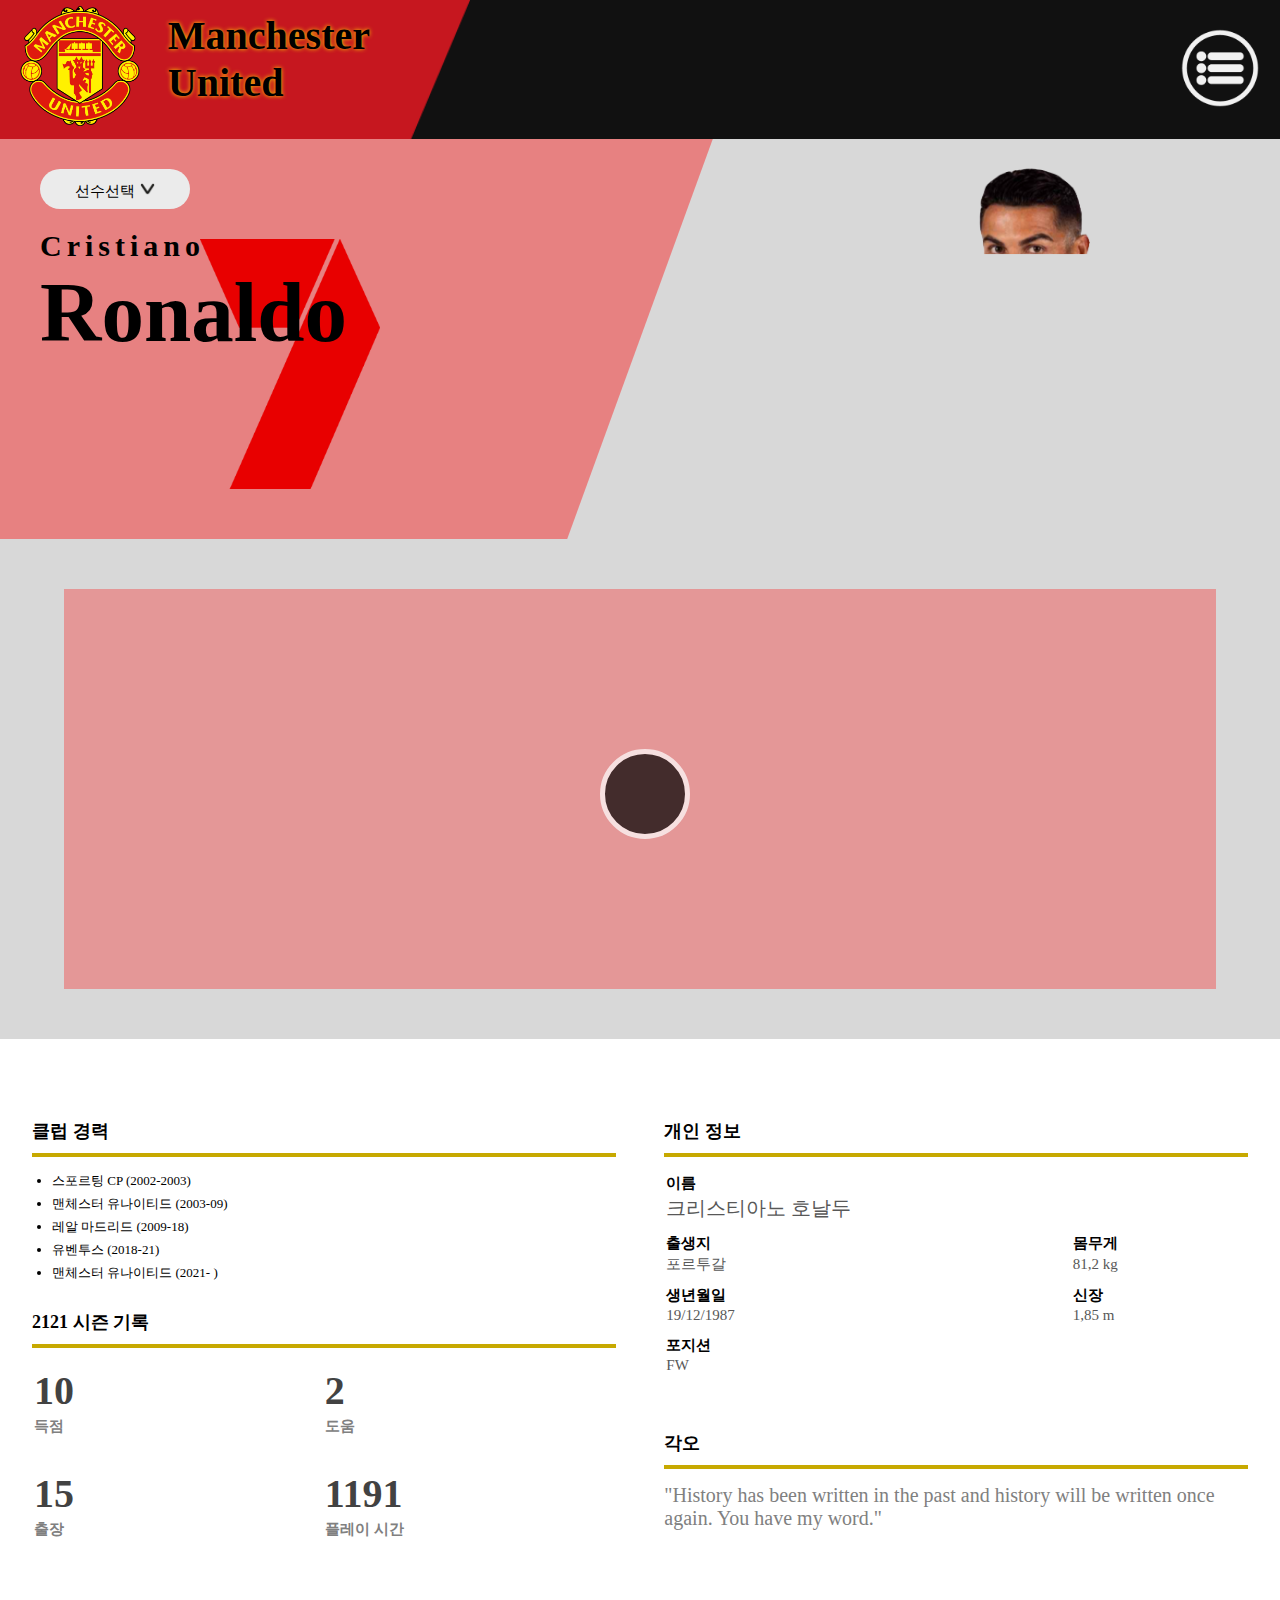
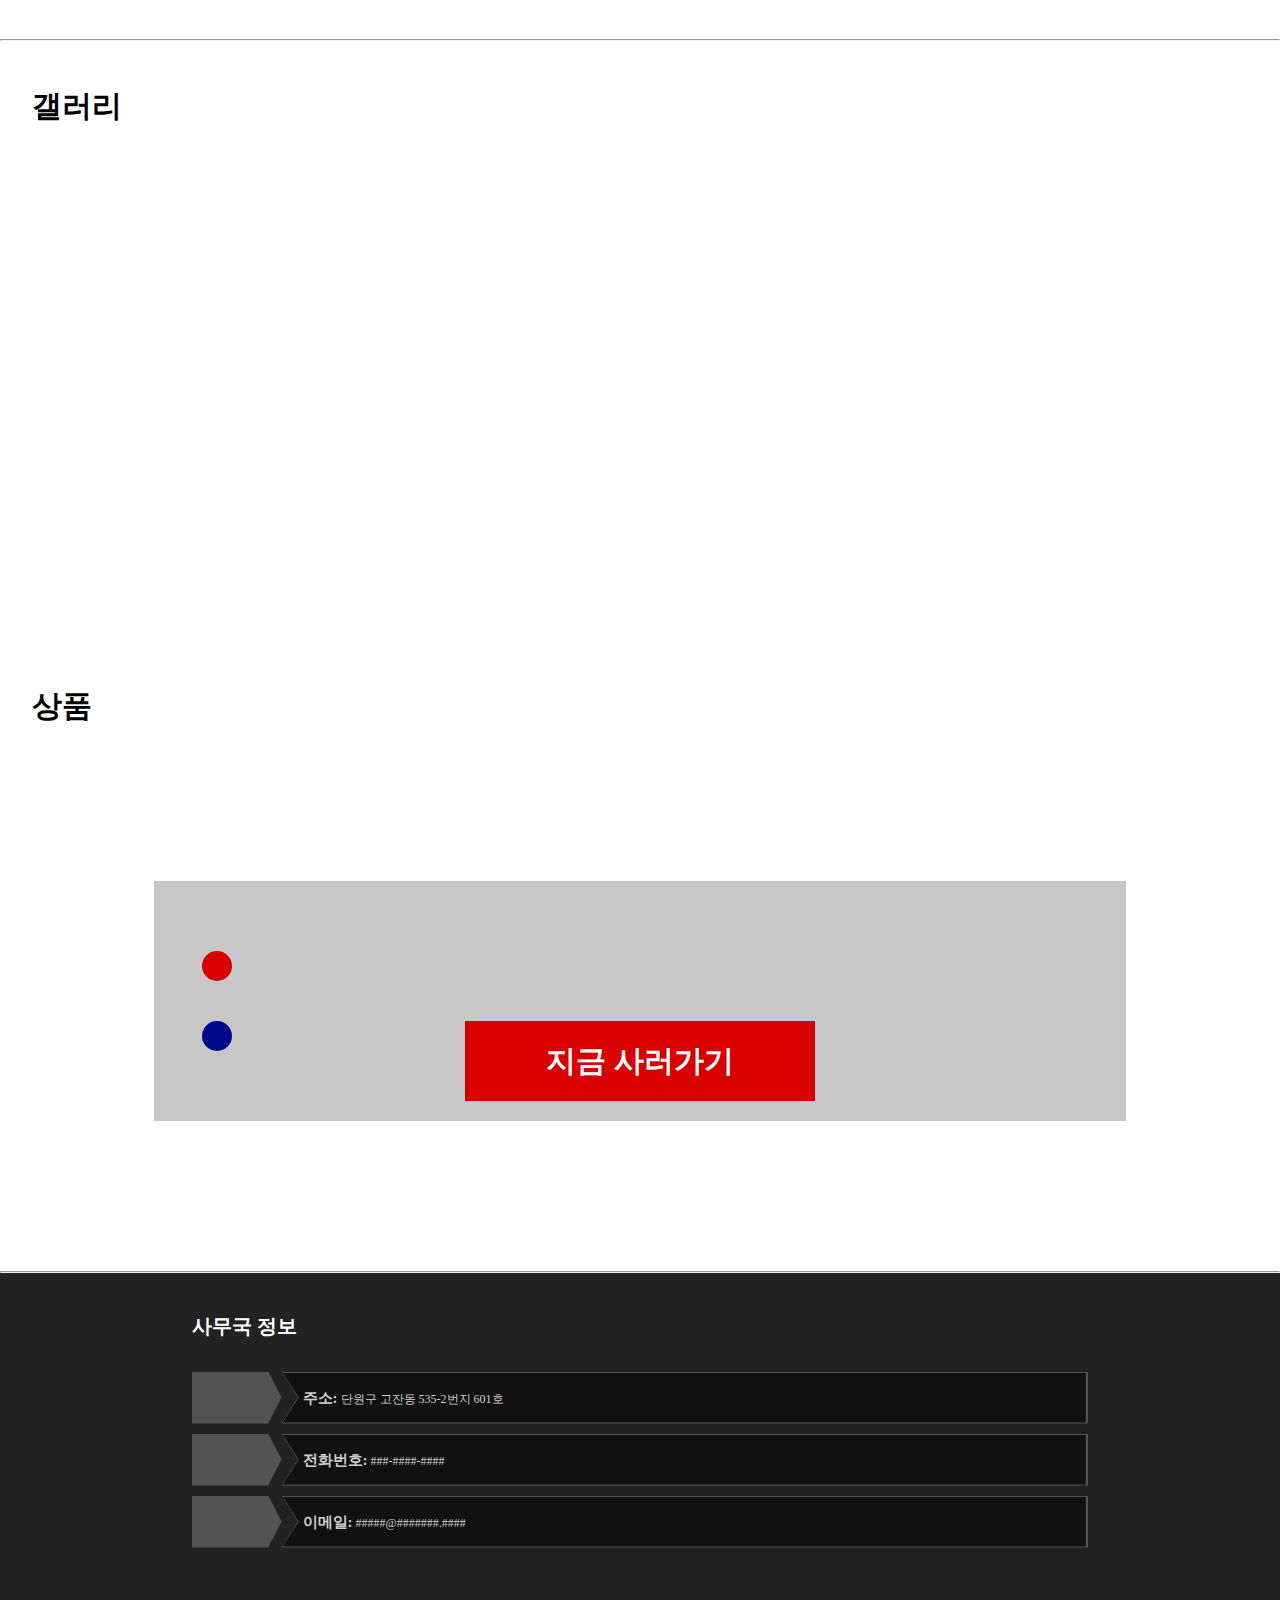
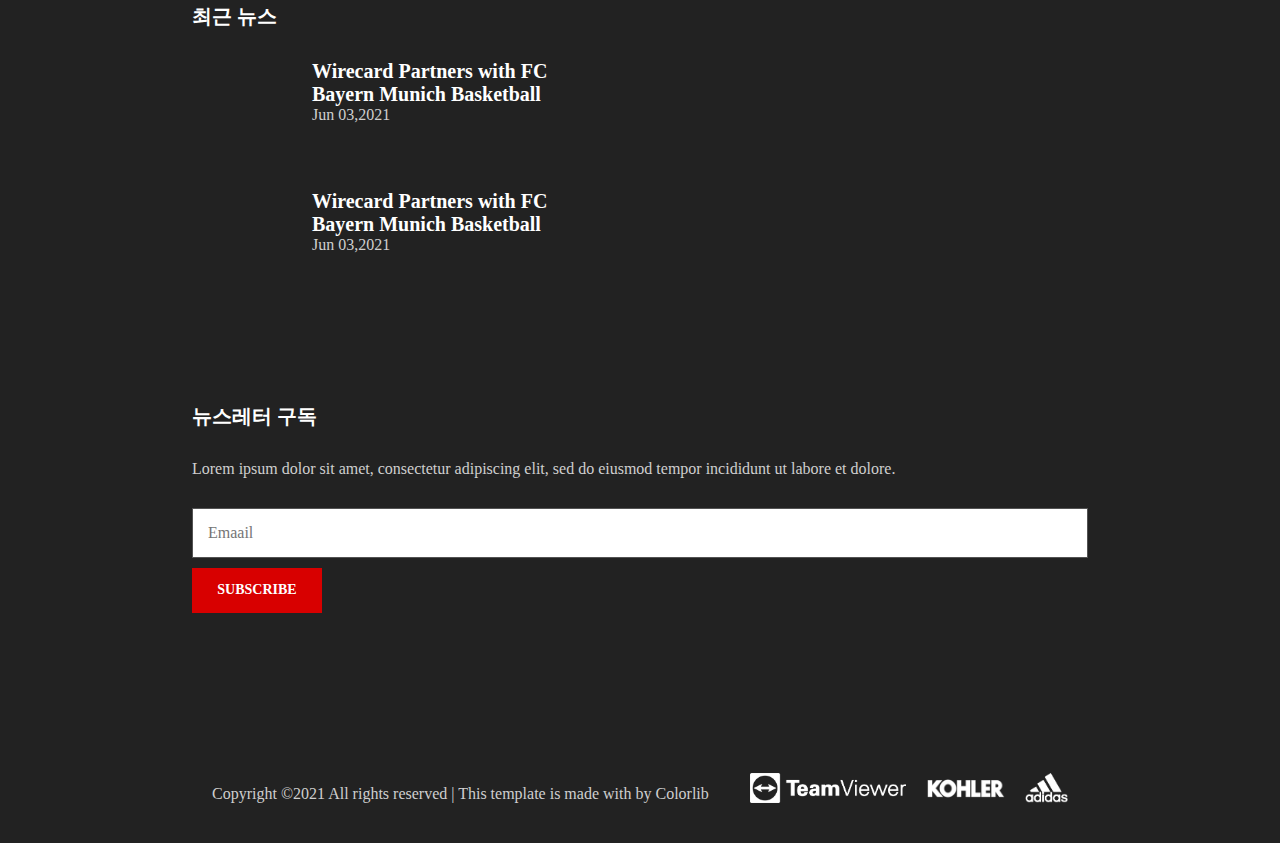
<file: sub2.html>
<!DOCTYPE html>
<html lang="ko">
<head>
    <meta charset="UTF-8">
    <meta http-equiv="X-UA-Compatible" content="IE=edge">
    <meta name="viewport" content="width=device-width, initial-scale=1.0">
    <title>Document</title>
    <link rel="stylesheet" href="css/common_css.css">
    <link rel="stylesheet" href="css/reset_css.css">
    <link rel="stylesheet" href="css/sub2.css">
    <script src="https://ajax.aspnetcdn.com/ajax/jQuery/jquery-3.6.0.min.js"></script>
    <script>
        //  세로고침 제이쿼리
        if(matchMedia("screen and (max-width: 599px)").matches){
            console.log("mobile"); 
        }else if(matchMedia("screen and (max-width: 1429px)").matches){
            console.log("tablet"); 
        }else if(matchMedia("screen and (min-width: 1430px)").matches){ 
            console.log("desktop"); 
        } 
        window.onresize = function(){ 
            document.location.reload(); 
        };


    

        // 목록 아이콘 누굴경우 제이쿼리

        $(function(){
            $(".nav_row .input").click(function(){
                $("#input").fadeIn();
            });
        });
        $(function(){
            $("#input button").click(function(){
                $("#input").hide();
            });
        });

         // min-600px 매뉴 제이쿼리 입니다
         $(function(){
            $("#main .icon").click(function(){
                $(".nav_600-outer").fadeIn();
                $(".nav_600").fadeIn();
            });
            $(".nav_600-outer").click(function(){
                $(".nav_600-outer").hide();
                $(".nav_600").hide();
            });
        });       

        // 상점 유니폼 슬라이드



        $(function(){
            $(".bu1").click(function(){
                $('.shop-po').css({marginLeft:"105px"})
            });
        });
        $(function(){
            $(".bu2").click(function(){
                $('.shop-po').css({marginLeft:"-250px"})
            });
        });



        if(matchMedia("screen and (max-width: 1429px)").matches)
        {
            $(function(){
                $(".bu1").click(function(){
                    $('.shop-po').css({marginLeft:"-175px"})
                });
            });
            $(function(){
                $(".bu2").click(function(){
                    $('.shop-po').css({marginLeft:"-995px"})
                });
            });
        }


        if(matchMedia("screen and (max-width: 599px)").matches)
        {
            $(function(){
                $(".bu1").click(function(){
                    $('.shop-po').css({marginLeft:"-100px"})
                });
            });
            $(function(){
                $(".bu2").click(function(){
                    $('.shop-po').css({marginLeft:"-930px"})
                });
            });
        }

        
       // 상품 슬라이더 자바스크립 입니다
       $(function(){
            $('.button1').click(function(){
            $('.next-s li:last').prependTo('.next-s');
            $('.next-s').css('margin-left',-282);
            $('.next-s').stop().animate({marginLeft:0},800);
            });

            $(".button2").click(function(){
                $(".next-s").stop().animate({marginLeft:-282},800,function(){
                    $(".next-s li:first").appendTo(".next-s");
                    $(".next-s").css({marginLeft:0});
                });
            });
        });


        // 비디오 나오는칸 제이쿼리 입니다
        $(function(){
            $('.video').click(function(){
                $('#video-outer').fadeIn(800);
                $('#video').fadeIn(800);
            });
        });
        $(function(){
            $('#video-outer button').click(function(){
                $('#video-outer').hide();
                $('#video').hide();
            });
        });


        // 선수선택 제이쿼리입니다
        $(function(){
            $('.PLAYERS-text .button').click(function(){
                $('#PLAYERS-menu').slideToggle(800);
            });
            $('#PLAYERS-menu button').click(function(){
                $('#PLAYERS-menu').slideUp();
            });
        });

    </script>
</head>
<body>


    <div class="nav_600-outer">  
    </div>
    <div class="nav_600">
        <img src="img/main/logo.png" alt="">
        <input type="text" placeholder="Search here....." onKeypress="javascript:if(event.keyCode==13) {search_onclick_submit}"/>
            <nav>
                <ul>
                    <li><a href="index.html">HOME</a></li>
                    <li><a href="sub1.html">ABOUT</a></li>
                    <li><a href="sub1.html">NEWS</a></li>
                    <li><a href="sub1.html">VIDEOS</a></li>
                    <li><a href="sub1.html">FIXTURES</a></li>
                    <li><a href="sub1.html">PLAYERS</a></li>
                    <li><a href="sub1.html">SHOP</a></li>
                </ul>
            </nav>

        </div>
    <a href="#"></a><div id="input">
        <button >x</button>
        <form action="index.html">
            <input type="text" placeholder="Search here....." onKeypress="javascript:if(event.keyCode==13) {search_onclick_submit}"/> 
        </form>
       
    </div>
    <!-- 헤더입니다 -->
    <header>
        <div id="up">
            
        </div>
        <div id="down">
        </div>
        <div id="main">
            <!-- min-600px 매뉴 아이콘 입니다 -->
            <div class="icon"><img src="img/main/—Pngtree—-vector-icon_3791388.png" alt="Pngtree"></div>
            <!-- 후원 브랜드 입니다 -->
            <div class="widget">
                <a href="#"><img src="img/common/adidas.png" alt="adidas"></a>
                <a href="#"><img src="img/common/kohler.png" alt="kohler"></a>
                <a href="#"><img src="img/common/leam.png" alt="leam"></a>
            </div>
            <!-- 네비게이션 입니다 -->
            <div class="nav_row">
                <nav>
                    <ul>
                        <li><a href="index.html">HOME</a></li>
                        <li><a href="sub1.html">ABOUT</a></li>
                        <li><a href="sub1.html">NEWS</a></li>
                        <li><a href="sub1.html">VIDEOS</a></li>
                        <li><a href="sub1.html">FIXTURES</a></li>
                        <li><a href="sub1.html">PLAYERS</a></li>
                        <li><a href="sub1.html">SHOP</a></li>
                    </ul>
                </nav>
                <a href="#">
                    <div class="input">
                        <img src="img/common/Pngtree.png" alt="">
                    </div>
                </a>
            </div>
            <!-- logo가 들어갑니다 -->
            <div id="logo">
                <img src="img/main/logo_.jpg" alt="logo_">
                <a href="index.html"> <img src="img/main/logo.png" alt="logo"></a>
                <a href="index.html"><h2>Manchester<br>United</h2></a>
            </div>
        </div>
    </header>
    <!-- 선수 비디오 실행 칸 입니다 -->

    <div id="video-outer">
        <button >X</button>
    </div>
    <iframe id="video" width="1182" height="665" src="https://www.youtube.com/embed/fnBjRMqIlpA"
    title="YouTube video player" allow="accelerometer; autoplay;
     clipboard-write; encrypted-media; gyroscope; picture-in-picture" allowfullscreen>
   </iframe>





    <!-- 선수이름,사진 배경 입니다 //////////////////
    ///////////////////////////////////////////////-->
    <div id="PLAYERS">
        <div id="PLAYERS-menu">
            <button>X</button>
            <div class="PLAYERS">
                <a href="#"><div class="photo photo1"></div></a>
                <h2>7</h2>
                <p>호날두</p>
            </div>
    
            <div class="PLAYERS">
                <a href="#"><div class="photo photo2"></div></a>
                <h2>11</h2>
                <p>그린우드</p>
            </div>
            
            <div class="PLAYERS">
                <a href="#"><div class="photo photo3"></div></a>
                <h2>10</h2>
                <p>레시포드</p>
            </div>
         
            <div class="PLAYERS">
                <a href="#"><div class="photo photo4"></div></a>
                <h2>9</h2>
                <p>마시알</p>
            </div>
         
            <div class="PLAYERS">
                <a href="#"><div class="photo photo5"></div></a>
                <h2>17</h2>
                <p>카바니</p>
            </div>
       
            <div class="PLAYERS">
                <a href="#"><div class="photo photo6"></div></a>
                <h2>20</h2>
                <p>타이스총</p>
            </div>
     
            <div class="PLAYERS">
                <a href="#"><div class="photo photo7"></div></a>
                <h2>5</h2>
                <p>포그바</p>
            </div>
        
            <div class="PLAYERS">
                <a href="#"><div class="photo photo8"></div></a>
                <h2>6</h2>
                <p>마티치</p>
            </div>
        
            <div class="PLAYERS">
                <a href="#"><div class="photo photo9"></div></a>
                <h2>15</h2>
                <p>반더비크</p>
            </div>
     
            <div class="PLAYERS">
                <a href="#"><div class="photo photo10"></div></a>
                <h2>12</h2>
                <p>브페</p>
            </div>
  
            <div class="PLAYERS">
                <a href="#"><div class="photo photo11"></div></a>
                <h2>4</h2>
                <p>멕토미니</p>
            </div>
 
            <div class="PLAYERS">
                <a href="#"><div class="photo photo12"></div></a>
                <h2>30</h2>
                <p>디알로</p>
            </div>
      
            <div class="PLAYERS">
                <a href="#"><div class="photo photo13"></div></a>
                <h2>24</h2>
                <p>페르난데스</p>
            </div>
     
            <div class="PLAYERS">
                <a href="#"><div class="photo photo14"></div></a>
                <h2>19</h2>
                <p>린가드</p>
            </div>
       
            <div class="PLAYERS">
                <a href="#"><div class="photo photo15"></div></a>
                <h2>27</h2>
                <p>가넛</p>
            </div>
      
            
        </div>
        <div class="PLAYERS-p"> 
            
        </div>
        <div class="PLAYERS-box">
            <div class="PLAYERS-text-back"></div> 
            <div class="PLAYERS-text">
                <div class="button">선수선택<img src="img/sub2/ccc.png" alt=""></div>
                <p>Cristiano</p>
                <h2>Ronaldo</h2>
            </div>
            <img src="img/sub2/1024px-Seven_Network_logo.svg.png" alt="7">
            <img src="img/sub2/ro.png" alt="ronaldo">
            <!-- 비디오 입니다 -->
            <div class="video">
                 <div></div>
                 <button><img src="img/sub2/삼각형.png" alt=""></button>
            </div> 
        </div>
            
    </div>    

    <!-- 선수 정보칸 입니다 //////////////////////
    /////////////////////////////////////////////
    /////////////////////////////////////////////-->
    <div id="information"> 
        <img src="img/sub2/logo2.png" alt="logo2">
        <div class="TRAYECTORIA">
            <h3>클럽 경력</h3>
            <hr>
            <ul>
                <li>스포르팅 CP (2002-2003)</li>
                <li>맨체스터 유나이티드 (2003-09)</li>
                <li>레알 마드리드 (2009-18)</li>
                <li>유벤투스 (2018-21)</li>
                <li>맨체스터 유나이티드 (2021- )</li>
            </ul>
        </div>
        <div class="DATOS-PERSONALES">
            <h3>개인 정보</h3>
            <hr>
            <table>
                <tr>
                    <th>이름</th><th></th>
                </tr>
                <tr>
                    <td>크리스티아노 호날두</td><td></td>
                </tr>
                <tr>
                    <th>출생지</th><th>몸무게</th>
                </tr>
                <tr>
                    <td>포르투갈</td><td>81,2 kg</td>
                </tr>
                <tr>
                    <th>생년월일</th><th>신장</th>
                </tr>
                <tr>
                    <td>19/12/1987</td><td>1,85 m</td>
                </tr>
                <tr>
                    <th>포지션</th><th></th>
                </tr>
                <tr>
                    <td>FW</td><td></td>
                </tr>
                
            </table>
        </div> 
        <div class="ESTADÍSTICAS">
            <h3>2121 시즌 기록</h3>
            <hr>
            <table>
                <tr>
                    <th>10</th>
                    <th>2</th>
                </tr>
                <tr>
                    <td>득점</td>
                    <td>도움</td>
                </tr>
                <tr>
                    <th>15</th>
                    <th>1191</th>
                </tr>
                <tr>
                    <td>출장</td>
                    <td>플레이 시간</td>
                </tr>
            </table>
        </div>
        <div class="RESOLUTION">
            <h3>각오</h3>
            <hr>
            <p>"History has been written in the 
                past and history will be written once again. 
                You have my word."</p>
        </div>
    </div>
    <hr>
    <!-- 선수 사진 및 상점 입니다 ////////////////////
    ////////////////////////////////////////////////
    ////////////////////////////////////////////////-->
    <div id="photo-shop">
        <div class="photo">
            <div class="photo-text">
                <h2>갤러리</h2>
            </div>
            <div class="photo-box">
                <a href="#"><div class="photo1"></div></a>
                <a href="#"><div class="photo2"></div></a>
                <a href="#"><div class="photo3"></div></a>
            </div>
        </div>
        <div class="shop">
            <div class="shop-text">
                <h2>상품</h2>
            </div>
            <div class="shop-box">
                <button class="bu1"></button>
                <button class="bu2"></button>
            </div>
            <div class="shop-po">
                <img src="img/sub2/유니폼1.png" alt="u1">
                <a href="#" class="bu1">지금 사러가기</a>
                <img src="img/sub2/유니폼2.png" alt="u2">
                <a href="#" class="bu2">지금 사러가기</a>
            </div>
        </div>
    </div>
    <hr>
    <!-- 다음으로 넘어가는 칸 입니다   ////////
    /////////////////////////////////////////
    ///////////////////////////////////////// -->
    <div id="next">
        <div class="next-box">
            <ul class="next-s">
                <li><a href="#"><div class="next1"></div></a></li>
                <li><a href="#"><div class="next2"></div></a></li>
                <li><a href="#"><div class="next3"></div></a></li>
                <li><a href="#"><div class="next4"></div></a></li>
                <li><a href="#"><div class="next5"></div></a></li>
                <li><a href="#"><div class="next6"></div></a></li>
            </ul>
            <div class="button1"><img src="img/sub2/pngwing1-복사본.png" alt=""></div>
            <div class="button2"><img src="img/sub2/pngwing1.png" alt=""></div>
        </div>
    </div>



    <!-- 푸터 입니다    ///////////////////////////////////
    //////////////////////////////////////////////////////
    //////////////////////////////////////////////////////-->
    <footer>
        <div class="footer-box">
            <!-- 첫번쨰 박스 입니다 -->
            <div class="text-box">
                <h4>사무국 정보</h4>

                <ul>
                    <li>
                        <div class="a1">
                            <img src="img/main/icon1.png" alt="">
                        </div>
                        <div class="a2">
                            <div>
                                <p><strong>주소:</strong>
                                단원구 고잔동 535-2번지 601호 
                                </p>
                            </div>
                        </div>
                    </li>
  
                    <li>
                        <div class="a1">
                            <img src="img/main/icon2.png" alt="">
                        </div>
                        <div class="a2">
                            <div>
                                <p><strong>전화번호:</strong>
                                ###-####-####
                                </p>
                            </div>
                        </div>
                    </li>
      
                    <li>
                        <div class="a1">
                            <img src="img/main/icon3.png" alt="">
                        </div>
                        <div class="a2">
                            <div>
                                <p><strong>이메일:</strong>
                                #####@#######.####
                                </p>
                            </div>
                        </div>
                    </li>
                </ul>
            </div>

            <!-- 두번째 박스 입니다 -->
            <div class="text-box">
                <h4>최근 뉴스</h4>
                <a href="#">
                    <div class="LATEST">
                        <div class="photo"></div>
                        <h4>Wirecard Partners with FC <br>Bayern Munich Basketball</h4>
                        <p>Jun 03,2021</p>
                    </div>   
                </a>
                <a href="#">
                    <div class="LATEST">
                        <div class="photo , photo2"></div>
                        <h4>Wirecard Partners with FC <br>Bayern Munich Basketball</h4>
                        <p>Jun 03,2021</p>
                    </div>  
                </a>
            </div>
            <div class="text-box">
                <h4>뉴스레터 구독</h4>
                <p class="w">Lorem ipsum dolor sit amet, consectetur 
                    adipiscing elit, sed do eiusmod tempor incididunt ut
                     labore et dolore.</p>
                <form action="aa">
                    <input type="email" placeholder="Emaail"><br>
                    <input type="submit" value="SUBSCRIBE">
                </form>
            </div>
            <div class="bottom">
                <p>Copyright ©2021 All rights reserved | This template is made with  by Colorlib</p>
                <div>
                    <img src="img/common/adidas.png" alt="">
                    <img src="img/common/kohler.png" alt="">
                    <img src="img/common/leam.png" alt="">  
                </div>

            </div>
        </div>
    </footer>
</body>
</html>
</file>
<file: css/common_css.css>
@charset "UTF-8";

@media(max-width:599px){
    #main img{width: 70px; float: right; cursor: pointer; margin: 15px;}

    #input{position: absolute; width: 100%; height: 100%; background-color: black; top: 0;
        z-index: 5; opacity: 0.8; display: none;  position: fixed;}
        #input input{width: 100%; height: 60px; position: absolute; top: 50%; left: 50%;
        margin-top: -30px; margin-left: -250px;  background: none;font-size: 30px; color: rgb(211, 211, 211);
        border: solid rgb(187, 187, 187) 2px;border-style: none none solid none;}
        #input button{width: 70px;height: 70px; border: none; background-color: rgb(94, 94, 94);
        border-radius: 70px; position: absolute; top: 10%; left: 50%;margin-left: -35px;
        font-size: 40px; font-weight: bold; color: white; padding-bottom: 10px; cursor: pointer;}
        /* !!!!여기부터는 해더입니다
        !!!!!!!!!!!!!!!!!!!!!!!!!!!!!!!
        !!!!!!!!!!!!!!!!!!!!!!!!!!!!!!! */
        header{width: 100%;height: 100px; position: relative;}
        header #up{width: 100%;height: 100%; background-color: rgb(201, 0, 0);position:absolute;}
        header #down{width: 100%; height: 58.5px; background-color: #332d2e; display: none;}
        header #main{width: 100%; height: 100%; position: absolute; top: 0;}
        /* logo가 들어갑니다 */
        header #logo{width: 250px;height: 100%; position: relative;}
            #logo img[alt="logo_"]{position: absolute; right: 0; width: 800px; height: 139.5px; z-index: 1;display: none;}
            #logo img[alt="logo"]{width: 70px; height: 70px; z-index: 3; position: absolute;
            top: 50%; left: 20px; margin: -35px 0;}
            #logo h2{position: absolute;z-index: 2; font-size: 20px;color: black;
            left:100px; top: 25px; text-shadow: gold 0 0 2px;}
            /* 후원 브랜드 입니다 */
        header .widget{width: 940px;height: 80px; float: right; display: none;}
            .widget img{height: 30px; float: right; margin: 10px;}
        /* 네비게이션 */
        header .nav_row{width: 100%;height: 58.5px;float: right; padding: 0 10px; display: none;}
        .nav_600-outer{width: 100%; height: 100%; background-color: black; opacity: 0.7;
        position: absolute; z-index: 10;position: fixed; display: none;}
        .nav_600{position: absolute; top: 0; right: 0;background-color:rgb(216, 0, 0);
        width: 50%; height: 100%; z-index: 10;padding-top: 20px; position: fixed;
        display: none;}
        .nav_600 img{width: 70%; margin: 5px 15%;}
        .nav_600 input{width: 70%;height: 40px; margin: 0 15%; margin-bottom: 30px;
        font-size: 12px; padding-left: 3px;}
        .nav_600 li a{font-size: 20px;width: 100%;padding: 10px; border-radius: 10px;
        ; display: inline-block; color: white; font-weight: bold;}
        .nav_600 li a:hover{background-color: rgb(94, 94, 94);}
        .nav_600 ul{margin: 0 15%;}
        
        
        
        /* !!!!!!여기부터는 푸터 입니다
        !!!!!!!!!!!!!!!!!!!!!!!!!!!!!!!!
        !!!!!!!!!!!!!!!!!!!!!!!!!!!!!!!! */
        footer{width: 100%;height: auto; background-color: #222; padding-top: 20px;}
            .footer-box{width: 90%; height: 100%; margin: 0 auto; }
            .footer-box .text-box{width:390px;height: 290px; margin: 10px auto;}
                /* 첫번쨰 빅스입니다 */
                .footer-box .text-box:nth-of-type(1){position: relative; ;}
                .footer-box .text-box h4{font-size: 20px; color: white;}
                .footer-box .text-box .p{font-size: 15px; color: rgb(207, 207, 207); margin:10px 0;}
                .footer-box .text-box .a1{ clip-path: polygon(0% 0%, 85% 0%, 100% 50%, 85% 100%, 0% 100%);
                     width: 50px; height: 52px; background-color: rgb(83, 83, 83);float: left;}
                .footer-box .text-box ul{width: 100%; position: absolute; top: 50px;}
                .footer-box .text-box .a1 img{width: 15px; margin:13px 14px;}     
                .footer-box .text-box li:nth-of-type(2) img{margin: 17px 16px; width: 17px;}
                .footer-box .text-box li:nth-of-type(3) img{margin: 18px 14px; width: 20px;}
                .footer-box .text-box .a2{clip-path: polygon(0% 0%, 100% 0, 100% 100%, 0 100%, 2% 50%);
                width: 325px; height: 52px; background-color: rgb(83, 83, 83); float: left;}   
                .footer-box .text-box .a2 div{clip-path: polygon(0% 0%, 100% 0, 100% 100%, 0 100%, 2% 50%);
                    width: 99.5%; height: 50px;; float: left; margin: 1px; background-color: #111;}  
                .footer-box .text-box .a2 div p{color: rgb(207, 207, 207); font-size: 12px;
                line-height: 50px; margin-left: 20px;}
                .footer-box .text-box .a2 div p strong{font-size: 15px;}
                .footer-box li div{margin: 5px 0;}
                /* 두번쨰 박스 입니다 */
                .footer-box .text-box .LATEST{width: 100%; height: 100px; margin-top: 30px; transition: 0.4s;}
                .footer-box .text-box .LATEST:hover{transform: scale(1.03);}
                .footer-box .text-box .photo{background-image: url(../img/main/LATEST1.jpg);background-position: center;
                background-repeat: no-repeat; background-size: cover; width: 100px;height: 100px;float: left;
                margin-right: 20px;}
                .footer-box .text-box .photo2{background-image: url(../img/main/LATEST2.jpg);}
                .footer-box .text-box p{color: rgb(207, 207, 207);}
                /* 세번쨰 박스 입니다 */
                .footer-box .text-box:nth-of-type(3){margin-top: 60px;}
                .footer-box .text-box .w{margin: 30px 0 0 0;width: 100%;}
                .footer-box .text-box input[type="email"]{width: 360px; height: 40px; padding-left: 15px;
                font-size: 16px; border: solid rgb(83, 83, 83) 1px; }
                .footer-box .text-box input[type="submit"]{height: 45px; width: 130px; font-size: 14px;
                background-color: rgb(216, 0, 0); color: white; font-weight: bold; cursor: pointer;
                border: none; margin-top: 10px; transition: 0.4s;}
                .footer-box .text-box input[type="submit"]:hover{transform: scale(1.03);}
                /* 가장 밑에 박스 입니다 */
            .footer-box .bottom{width: 100%; height: 150px; 
            display: flex; align-items: flex-end; justify-content: space-between;}
                .footer-box .bottom p{float: left; color:rgb(207, 207, 207);margin-bottom: 40px;}
                .footer-box .bottom img{float: right; height: 30px;margin-left: 20px; margin-bottom: 40px;}
        
}

@media(min-width:600px) and (max-width:1429px){

    #main .icon img{width: 100px; float: right; cursor: pointer; margin: 18px 10px;}

    #input{position: absolute; width: 100%; height: 100%; background-color: black; top: 0;
        z-index: 5; opacity: 0.8; display: none;  position: fixed;}
        #input input{width: 500px; height: 60px; position: absolute; top: 50%; left: 50%;
        margin-top: -30px; margin-left: -250px;  background: none;font-size: 30px; color: rgb(211, 211, 211);
        border: solid rgb(187, 187, 187) 2px;border-style: none none solid none;}
        #input button{width: 70px;height: 70px; border: none; background-color: rgb(94, 94, 94);
        border-radius: 70px; position: absolute; top: 10%; left: 50%;margin-left: -35px;
        font-size: 40px; font-weight: bold; color: white; padding-bottom: 10px; cursor: pointer;}
        /* !!!!여기부터는 해더입니다
        !!!!!!!!!!!!!!!!!!!!!!!!!!!!!!!
        !!!!!!!!!!!!!!!!!!!!!!!!!!!!!!! */
        header{width: 100%;height: 138.5px; position: relative;}
        header #up{width: 100%;height: 100%; background-color: #111;}
        header #down{width: 100%; height: 58.5px; background-color: #332d2e; display: none;}
        header #main{width: 100%; height: 100%; position: absolute; top: 0;}
        /* logo가 들어갑니다 */
        header #logo{width: 470px;height: 138.5px; position: relative;}
            #logo img[alt="logo_"]{position: absolute; right: 0; width: 800px; height: 139.5px; z-index: 1;}
            #logo img[alt="logo"]{width: 120px; height: 120px; z-index: 3; position: absolute;
            top: 48%; left: 20px; margin: -60px 0;}
            #logo h2{position: absolute;z-index: 2; font-size: 40px;color: black;
            right: 100px; top: 12px; text-shadow: gold 0 0 4px;}
            /* 후원 브랜드 입니다 */
        header .widget{width: 940px;height: 80px; float: right; display: none;}
            .widget img{height: 30px; float: right; margin: 10px;}
        /* 네비게이션 */
        header .nav_row{width: 940px;height: 58.5px;float: right; padding: 0 10px; display: none;}
        .nav_600-outer{width: 100%; height: 100%; background-color: black; opacity: 0.7;
        position: absolute; z-index: 10;position: fixed; display: none;}
        .nav_600{position: absolute; top: 0; right: 0; background-color:rgb(216, 0, 0);
        width: 270px; height: 100%; z-index: 10;padding-top: 10px; position: fixed;
        display: none; padding-left: 35px;}
        .nav_600 img{width: 100px; margin-left: 45px; margin-bottom: 10px;}
        .nav_600 input{width: 190px;height: 40px; margin-bottom: 30px;
        font-size: 15px; padding-left: 20px; margin-left: 5px;}
        .nav_600 li a{font-size: 20px;width: 200px;padding: 5px; border-radius: 10px;
        ; display: inline-block; color: white; font-weight: bold;}
        .nav_600 li a:hover{background-color: rgb(94, 94, 94);}
        
        
        
        
        /* !!!!!!여기부터는 푸터 입니다
        !!!!!!!!!!!!!!!!!!!!!!!!!!!!!!!!
        !!!!!!!!!!!!!!!!!!!!!!!!!!!!!!!! */
        footer{width: 100%;height: auto; background-color: #222;}
            .footer-box{width: 70%; height: 100%; margin: 0 auto; padding-top: 40px;
            display: flex; flex-flow:wrap; justify-content:center; align-content: flex-end;}
            .footer-box .text-box{width:100%;height: 290px;}
                /* 첫번쨰 빅스입니다 */
                .footer-box .text-box:nth-of-type(1){position: relative; }
                .footer-box .text-box h4{font-size: 20px; color: white;}
                .footer-box .text-box .p{font-size: 15px; color: rgb(207, 207, 207); margin:30px 0;}
                .footer-box .text-box .a1{ clip-path: polygon(0% 0%, 85% 0%, 100% 50%, 85% 100%, 0% 100%);
                     width: 10%; height: 52px; background-color: rgb(83, 83, 83);float: left;
                    position: relative;}
                .footer-box .text-box ul{width: 100%; position: absolute; bottom: 50px; left: 0;;}
                .footer-box .text-box li{width: 100%;}
                .footer-box .text-box .a1 img{width: 15px; position: absolute;top: 50%;left: 50%;margin: -10px;}     
                .footer-box .text-box li:nth-of-type(2) img{width: 17px;position: absolute;top: 50%;left: 50%;margin:-8px -10px;}
                .footer-box .text-box li:nth-of-type(3) img{width: 20px;position: absolute;top: 50%;left: 50%;margin:-8px -10px;}
                .footer-box .text-box .a2{clip-path: polygon(0% 0%, 100% 0, 100% 100%, 0 100%, 2% 50%);
                width: 90%; height: 52px; background-color: rgb(83, 83, 83); float: right;}   
                .footer-box .text-box .a2 div{clip-path: polygon(0% 0%, 100% 0, 100% 100%, 0 100%, 2% 50%);
                    width: 99.6%; height: 50px;; float: left; margin: 1px; background-color: #111;}  
                .footer-box .text-box .a2 div p{color: rgb(207, 207, 207); font-size: 12px;
                line-height: 50px; margin-left: 20px;}
                .footer-box .text-box .a2 div p strong{font-size: 15px;}
                .footer-box li div{margin: 5px 0;}
                /* 두번쨰 박스 입니다 */
                .footer-box .text-box:nth-of-type(2){position: relative; height: 400px;}
                .footer-box .text-box .LATEST{width: 100%; height: 100px; margin-top: 30px; transition: 0.4s;}
                .footer-box .text-box .LATEST:hover{transform: scale(1.03);}
                .footer-box .text-box .photo{background-image: url(../img/main/LATEST1.jpg);background-position: center;
                background-repeat: no-repeat; background-size: cover; width: 100px;height: 100px;float: left;
                margin-right: 20px;margin-top: 0;}
                .footer-box .text-box .photo2{background-image: url(../img/main/LATEST2.jpg);}
                .footer-box .text-box p{color: rgb(207, 207, 207);}
                /* 세번쨰 박스 입니다 */
                .footer-box .text-box .w{margin: 30px 0;}
                .footer-box .text-box input[type="email"]{width: 100%; height: 50px; padding-left: 15px;
                font-size: 16px; border: solid rgb(83, 83, 83) 1px; }
                .footer-box .text-box input[type="submit"]{height: 45px; width: 130px; font-size: 14px;
                background-color: rgb(216, 0, 0); color: white; font-weight: bold; cursor: pointer;
                border: none; margin-top: 10px; transition: 0.4s;}
                .footer-box .text-box input[type="submit"]:hover{transform: scale(1.03);}
                /* 가장 밑에 박스 입니다 */
            .footer-box .bottom{width: 1410px; height: 150px; padding: 0 20px;
            display: flex; align-items: flex-end; justify-content: space-between;}
                .footer-box .bottom p{float: left; color:rgb(207, 207, 207);margin-bottom: 40px;}
                .footer-box .bottom img{float: right; height: 30px;margin-left: 20px; margin-bottom: 40px;}
        
        
}

@media(min-width:1430px){
#input{position: absolute; width: 100%; height: 100%; background-color: black; top: 0;
z-index: 5; opacity: 0.8; display: none;position: fixed;}
#input input{width: 500px; height: 60px; position: absolute; top: 50%; left: 50%;
margin-top: -30px; margin-left: -250px;  background: none;font-size: 30px; color: rgb(211, 211, 211);
border: solid rgb(187, 187, 187) 2px;border-style: none none solid none;}
#input button{width: 70px;height: 70px; border: none; background-color: rgb(94, 94, 94);
border-radius: 70px; position: absolute; top: 10%; left: 50%;margin-left: -35px;
font-size: 40px; font-weight: bold; color: white; padding-bottom: 10px; cursor: pointer;}
.nav_600{display: none;}
/* !!!!여기부터는 해더입니다
!!!!!!!!!!!!!!!!!!!!!!!!!!!!!!!
!!!!!!!!!!!!!!!!!!!!!!!!!!!!!!! */
#main img[alt="Pngtree"]{display: none;}

header{width: 100%;height: 138.5px; position: relative;}
header #up{width: 100%;height: 80px; background-color: #111;}
header #down{width: 100%; height: 58.5px; background-color: #332d2e;}
header #main{width: 1410px; height: 100%; position: absolute; left: 50%; top: 0; margin: 0 -705px;}
/* logo가 들어갑니다 */
header #logo{width: 470px;height: 138.5px; position: relative;}
    #logo img[alt="logo_"]{position: absolute; right: 0; width: 800px; height: 139.5px; z-index: 1;}
    #logo img[alt="logo"]{width: 120px; height: 120px; z-index: 3; position: absolute;
    top: 48%; left: 20px; margin: -60px 0;}
    #logo h2{position: absolute;z-index: 2; font-size: 40px;
    right: 100px; top: 12px; text-shadow: gold 0 0 4px; color: black;}
    /* 후원 브랜드 입니다 */
header .widget{width: 940px;height: 80px; float: right;}
    .widget img{height: 30px; float: right; margin: 10px;}
/* 네비게이션 */
header .nav_row{width: 940px;height: 58.5px;float: right; padding: 0 10px;}
header nav{width: 869px; height: 58.5px;float: left; display: flex; justify-content:space-between; align-items: center;
flex-flow: row;}
    nav ul{width: 869px; display: flex; justify-content: space-around;}
    nav li{display: inline-block; font-weight: bold;}
    nav li a{color: white; transition: 0.5s;}
    nav li a:hover{color: rgb(216, 0, 0);}
    /* 네비게이션 버튼 입니다 */
header .input{width: 51px; height: 100%; background-color: red; float: right;}
header .input img{width: 35px;height: 35px; margin:10px 8px}


/* !!!!!!여기부터는 푸터 입니다
!!!!!!!!!!!!!!!!!!!!!!!!!!!!!!!!
!!!!!!!!!!!!!!!!!!!!!!!!!!!!!!!! */
footer{width: 100%;height: 541px; background-color: #222;}
    .footer-box{width: 1410px; height: 100%; margin: 0 auto;
    display: flex; flex-flow:wrap; justify-content: space-between; align-content: flex-end;}
    .footer-box .text-box{width:450px;height: 290px;}
        /* 첫번쨰 빅스입니다 */
        .footer-box .text-box ul{margin-top: 50px;}
        .footer-box .text-box h4{font-size: 20px; color: white;}
        .footer-box .text-box .p{font-size: 15px; color: rgb(207, 207, 207); margin:30px 0;}
        .footer-box .text-box .a1{ clip-path: polygon(0% 0%, 85% 0%, 100% 50%, 85% 100%, 0% 100%);
             width: 52px; height: 52px; background-color: rgb(83, 83, 83);float: left;}
        .footer-box .text-box .a1 img{width: 15px; margin:13px 14px;}     
        .footer-box .text-box li:nth-of-type(2) img{margin: 17px 16px; width: 17px;}
        .footer-box .text-box li:nth-of-type(3) img{margin: 18px 14px; width: 20px;}
        .footer-box .text-box .a2{clip-path: polygon(0% 0%, 100% 0, 100% 100%, 0 100%, 2% 50%);
        width: 395px; height: 52px; background-color: rgb(83, 83, 83); float: left;}   
        .footer-box .text-box .a2 div{clip-path: polygon(0% 0%, 100% 0, 100% 100%, 0 100%, 2% 50%);
            width: 393px; height: 50px;; float: left; margin: 1px; background-color: #111;}  
        .footer-box .text-box .a2 div p{color: rgb(207, 207, 207); font-size: 12px;
        line-height: 50px; margin-left: 20px;}
        .footer-box .text-box .a2 div p strong{font-size: 15px;}
        .footer-box li div{margin: 5px 0;}
        /* 두번쨰 박스 입니다 */
        .footer-box .text-box .LATEST{width: 100%; height: 100px; margin-top: 30px; transition: 0.4s;}
        .footer-box .text-box .LATEST:hover{transform: scale(1.03);}
        .footer-box .text-box .photo{background-image: url(../img/main/LATEST1.jpg);background-position: center;
        background-repeat: no-repeat; background-size: cover; width: 100px;height: 100px;float: left;
        margin-right: 20px;}
        .footer-box .text-box .photo2{background-image: url(../img/main/LATEST2.jpg);}
        .footer-box .text-box p{color: rgb(207, 207, 207);}
        /* 세번쨰 박스 입니다 */
        .footer-box .text-box .w{margin: 30px 0;}
        .footer-box .text-box input[type="email"]{width: 100%; height: 50px; padding-left: 15px;
        font-size: 16px; border: solid rgb(83, 83, 83) 1px; }
        .footer-box .text-box input[type="submit"]{height: 45px; width: 130px; font-size: 14px;
        background-color: rgb(216, 0, 0); color: white; font-weight: bold; cursor: pointer;
        border: none; margin-top: 10px; transition: 0.4s;}
        .footer-box .text-box input[type="submit"]:hover{transform: scale(1.03);}
        /* 가장 밑에 박스 입니다 */
    .footer-box .bottom{width: 1410px; height: 150px;
    display: flex; align-items: flex-end; justify-content: space-between;}
        .footer-box .bottom p{float: left; color:rgb(207, 207, 207);margin-bottom: 40px;}
        .footer-box .bottom img{float: right; height: 30px;margin-left: 20px; margin-bottom: 40px;}


}
</file>
<file: css/main_css.css>
@charset "UTF-8";

@media(max-width:599px){

    header nav li:nth-of-type(1) a{color: rgb(216, 0, 0);}
    h3 img{width: 10px;height: 21px; margin: 0 10px 0 5px;}
    h3{font-size: 25px;}
    
    
    
    /* 슬라아더입니다 */
    #slidal{width: 100%; height: 500px; background-image: url(../img/main/slidal.jpg); 
        padding: 116px 0 0 0; background-repeat: no-repeat; background-position: center;background-size: cover;}
    #slidal .slidal-box{width: 100%; height: 490px; margin: 0 auto; position: relative;}
    #slidal .slidal-box .time-box{width: 100%; height: 320px;  background-image: 
        linear-gradient(to right, rgba(0, 0, 0, 0),black,black,rgba(255,0,0,0));
        ;margin: 0 auto; opacity: 0.8;}
    #slidal .slidal-box .time-text{width: 100%; height: 490px; position: absolute;top: 0;
    padding: 40px 0;} 
        .slidal-box .time-text p{color: white; text-align: center;font-size: 10px;}
        .slidal-box .time-text h2{color: white; text-align: center;font-size: 30px; margin: 10px 0;}
        .slidal-box .days{width: 100%; height: 500px; position: absolute;  top: 150px;
       }
        .slidal-box .days table{margin: 0 auto;}
        .slidal-box .days table div{width: 70px; height: 50px;border:solid gray 1px;
        transform:skew(-15deg);color: rgb(216, 0, 0);line-height: 47px;}
        .slidal-box .days table th{color: rgb(226, 226, 226); text-align: center; font-size: 25px;}
        .slidal-box .days table th:nth-of-type(2n){width: 10px;}
        .slidal-box .days table td{color: rgb(226, 226, 226); text-align: center;
        font-size: 10px;font-weight: bold;}
        .slidal-box .days span{display: block; margin: 30px auto; width: 170px; height: 45px;
        background-color: rgb(216, 0, 0); color: rgb(219, 219, 219); font-weight: bold;
        text-align: center; line-height: 45px;}
        .days th div{color: rgb(206, 0, 0);}
    
    /* 경기일정 입니다 */
    #MATCHES-outer{width: 100%;height: auto; padding: 50px 0;}
    #MATCHES{width: 100%;height: auto; margin: 0 auto;}
    #MATCHES h3{float: left;}
    #MATCHES .MATCHES-box-text{width:100%; height: 40px; }
    #MATCHES .MATCHES-box1{width: 90%; height: 500px; margin: 0 auto;}
        .MATCHES-box1 table{width: 100%; height: 400px; border-collapse : collapse;}
        .MATCHES-box1 table td{background-color: rgb(17, 17, 17); color: rgb(211, 211, 211);font-size: 12px;}
        .MATCHES-box1 table td:nth-last-of-type(1){padding: 0 45px 0 0; text-align: right; width: 40%;}
        .MATCHES-box1 table td:nth-last-of-type(2){text-align: center; width: 20%;}
        .MATCHES-box1 table td:nth-last-of-type(3){padding: 0 0 0 45px; text-align: left; width: 40%;}
        .MATCHES-box1 table th{background-color: rgb(46, 46, 46); color: white;font-size: 17px;}
        .MATCHES-box1 table th:nth-last-of-type(1){padding: 0 45px 0 0; text-align: right; width: 40%;}
        .MATCHES-box1 table th:nth-last-of-type(2){text-align: center; width: 20%;}
        .MATCHES-box1 table th:nth-last-of-type(3){padding: 0 0 0 45px; text-align: left; width: 40%;}
    
    #MATCHES .MATCHES-box2{width: 90%; height: 250px;margin: 0 auto; }
        .MATCHES-box2 .vs{width: 100%; height: 200px; background-image: url(../img/main/vs.webp);
        background-position: center; background-size: cover; display: flex; align-items: center;
    justify-content: space-around;}
        .MATCHES-box2 .manchester{margin: 0 60px;}
        .MATCHES-box2 .manchester h4{color: white; text-align: center; font-size: 18px;}
        .MATCHES-box2 .manchester img{width: 100px; height: 100px;}
    
    /* 선수단 입니다 */
    #players{width: 100%; height: auto; background-color: #222; padding: 50px 0 0 0;}
    #players .name{width: 90%; height: 91.5px; margin: 0 auto;}
        .name h3{color: white; float: left;}
        .name span{color: white; width: 200px; height: 42px; border: solid 1px rgb(206, 0, 0);
        float: right; margin-top: 5px; text-align: center; line-height: 41px; font-weight: bold;
        letter-spacing: 3px;}
    
    #players .players-box{width: 90%;height: 1300px; margin: 0 auto;
    display: flex;flex-direction: row;flex-wrap: wrap;justify-content: space-between;}
        .players-box .play{width: 100%; height: 250px; }
            .play h4{text-align: center; color: white; font-weight:bold; font-size: 23px; margin-top: 15px;}
            .play p{text-align: center; color: rgb(219, 219, 219);}
            .play .Ronaldo{width: 100%; height: 80%; background-image: url(../img/main/players/FW/Cristiano_Ronaldo.png);
            background-size: cover; background-position: center;}
            .play .Pogba{width: 100%; height: 80%; background-image: url(../img/main/players/MF/Paul\ Pogba.jpg);
            background-size: cover; background-position: center;}
            .play .Maguire{width: 100%; height: 80%; background-image: url(../img/main/players/DF/Harry_Maguire.jpg);
            background-size: cover; background-position: center;}
            .play .deGea{width: 100%; height: 80%; background-image: url(../img/main/players/GK/David_de_Gea.jpg);
            background-size: cover; background-position: center;}
    
    /* 팀 순위 입니다 */
    #RANKING-outer{width: 100%;height: auto;}
    #RANKING{width: 90%; height: 1100px; margin: 0 auto;padding-top:90px; position: relative;}
    #RANKING h3{margin-bottom: 45px;}
    #RANKING .RANKING-box1{width: 100%; height: 60px;}
    #RANKING .RANKING-box2{width: 100%; height: 50px; position: absolute; top: 630px;}
                /* 프리미어리그 입니다 */
    #RANKING .Cup{width: 100%; height: 411px;}
    #RANKING .Cup1{display: block;}
        #RANKING .Cup1 nav li:nth-of-type(1){color: rgb(199, 0, 0);}   
        .Cup .League{width: 100%; height: 418px;}
        .Cup .League ul{display: flex; justify-content: flex-start;}
        .Cup .League li{margin-right: 30px; font-size: 20px; color: black;transition: 0.5s;
        cursor: pointer;}
        .Cup .League li:hover{color: rgb(199, 0, 0);}
        .Cup .League .Premier{width: 100%; height: 88%; background-image: url(../img/main/Premie2.png);
        margin-top: 25px; position: relative; background-repeat: no-repeat; background-size: cover;
        background-position:center;}
        /* 순위표 입니다 */
        .Cup .graph{width: 100%; height: auto; margin: 0 auto;}
        .Cup .League .Premier img{width: 350px; margin: 70px 50px; display: none;}
        .Cup .League span{color: white; width: 200px; height: 42px; border: solid 1px rgb(206, 0, 0);
                position: absolute; text-align: center; line-height: 41px; font-weight: bold;
            letter-spacing: 3px; top: 270px; left: 50%; background-color: black; margin-left: -100px;}
    
        .Cup table{width: 100%; height: auto;border-collapse :collapse;
        margin-top: 100px;}
        .Cup tr{border: solid rgb(141, 141, 141) 1px; height: 50px;}
        .Cup tr:nth-of-type(1){border: none; height: 38px;}
        .Cup tr:nth-of-type(2n){height: 5px; border: none;}
        .Cup th:nth-of-type(1){text-align:left;}
        .Cup td:nth-of-type(1){width: 13%; text-align: center; font-weight: bold; background-color: black;
        color: white;}
        .Cup td:nth-of-type(2){width: 10%; font-weight: bold; }
        .Cup td:nth-of-type(3){width: 17%; font-weight: bold; }
        .Cup td:nth-of-type(4){width: 15%; text-align: center;}
        .Cup td:nth-of-type(5){width: 15%; text-align: center;}
        .Cup td:nth-of-type(6){width: 10%; text-align: center;}
        .Cup td:nth-of-type(7){width: 10%; text-align: center;}
        .Cup td:nth-of-type(8){width: 10%; text-align: center;}
        .Cup table td img{height: 30px; margin: 3px 0 0 3px;}
                /* 챔피언스리그 입니다 */
    #RANKING .Cup2{display:none;}
        .Cup2 .League .Premier{background-image: url(../img/main/champions2.jpg);}
        .Cup2 .League .Premier img{width: 200px; margin: 40px 60px;}   
        #RANKING .Cup2 nav li:nth-of-type(2){color: rgb(199, 0, 0);}
        .Cup2 tr:nth-of-type(11){border: none;}
        .Cup2 tr:nth-of-type(11) td{background: none;}
        .Cup2 tr:nth-of-type(13){border: none;}
        .Cup2 tr:nth-of-type(13) td{background: none;}
        .Cup2 td:nth-of-type(2){width: 20.4%; text-align: right;}
        .Cup2 td:nth-of-type(3){width: 14.4%; padding-left: 5px;}
        .Cup2 td:nth-of-type(4){width: 17.4%;text-align: center; font-weight: bold; background-color: rgb(29, 29, 29);border-radius: 20px;color: white;}
        .Cup2 td:nth-of-type(5){width: 14.4%; padding-right: 5px;}
        .Cup2 td:nth-of-type(6){width: 20.4%;text-align: left; font-weight: bold;}
                /* EPL컵 입니다 */
    #RANKING .Cup3{display: none;}
    #RANKING .Cup3 nav li:nth-of-type(3){color: rgb(199, 0, 0);}
        .Cup3 .League .Premier{background-image: url(../img/main/EFLCup2.jpg);}
        .Cup3 .League .Premier img{width: 200px; margin: 40px 60px;}
        .Cup3 tr:nth-of-type(11){border: none;}
        .Cup3 tr:nth-of-type(11) td{background: none;}
        .Cup3 tr:nth-of-type(13){border: none;}
        .Cup3 tr:nth-of-type(13) td{background: none;}
        .Cup3 td:nth-of-type(2){width: 20.4%; text-align: right;}
        .Cup3 td:nth-of-type(3){width: 14.4%; padding-left: 5px;}
        .Cup3 td:nth-of-type(4){width: 17.4%;text-align: center; font-weight: bold; background-color: rgb(29, 29, 29);border-radius: 20px;color: white;}
        .Cup3 td:nth-of-type(5){width: 14.4%; padding-right: 5px;}
        .Cup3 td:nth-of-type(6){width: 20.4%;text-align: left; font-weight: bold;}
    
                /* FA컵 입니다 */
    #RANKING .Cup4{display: none;}
    #RANKING .Cup4 nav li:nth-of-type(4){color: rgb(199, 0, 0);}
        .Cup4 .League .Premier{background-image: url(../img/main/facup2.png);}
        .Cup4 .League .Premier img{width: 300px; margin: 50px 40px;}
        .Cup4 tr:nth-of-type(11){border: none;}
        .Cup4 tr:nth-of-type(11) td{background: none;}
        .Cup4 tr:nth-of-type(13){border: none;}
        .Cup4 tr:nth-of-type(13) td{background: none;}
        .Cup4 td:nth-of-type(2){width: 20.4%; text-align: right;}
        .Cup4 td:nth-of-type(3){width: 14.4%; padding-left: 5px;}
        .Cup4 td:nth-of-type(4){width: 17.4%;text-align: center; font-weight: bold; background-color: rgb(29, 29, 29);border-radius: 20px;color: white;}
        .Cup4 td:nth-of-type(5){width: 14.4%; padding-right: 5px;}
        .Cup4 td:nth-of-type(6){width: 20.4%;text-align: left; font-weight: bold;}
    
    /* 비디오 입니다 */
    #VIDEOS{width: 100%;height: 568px; position: relative;}
    #VIDEOS .VIDEOS-text{width: 90%; height: 60px; margin: 0 auto;}
        .VIDEOS-text h3{text-align: center;}
    #VIDEOS .VIDEOS-box{width: 90%; height: 480px; margin: 0 auto;}
        .VIDEOS-box iframe{ width: 100%; height: 450px; }
        .VIDEOS-box iframe:nth-of-type(2){display: none; }
        .VIDEOS-box iframe:nth-of-type(3){display: none;}
    
    /* 상점입니다 */
    #STORE-outer{width: 100%; height: 1000px; padding: 100px 0;}
    #STORE-long{width: 100%; height: 100%;}
    #STORE{width: 90%;height: 100%;margin: 0 auto; position: relative;}
        #STORE .STORE-text{width: 100%; height: 50px;}
            .STORE-text h3{float: left;}
            .STORE-text span{float: right; width: 200px; height: 40px; border: solid rgb(75, 75, 75) 1px;
             text-align: center; line-height: 40px; font-weight: bold;margin-right: -100px;
            color: black; position: absolute;top: 710px;right: 50%;}
        #STORE .STORE-box{width: 100%; height: 80%; position: relative;}
            #STORE .STORE-box .hide{width: 100%;height: 100%;}
            #STORE .STORE-box .hide ul{display: flex;
                justify-content: space-between; flex-wrap: wrap; flex-direction: row;
                align-content: space-around;}
            .STORE-box .Goods{width:100%; height: 300px;
            box-shadow: grey 0 0 10px 1px; border-radius: 5px;display: inline-block;
             margin-right: 10px;}
            .STORE-box .Goods .photo{width: 80%;height: 167px; background-color: hotpink;margin: 20px auto;}
            .Goods p{text-align: center; margin-top: 2px; font-size: 13px;}
            .Goods p a{color: #000;}
            .Goods p:nth-of-type(2){text-align: center; font-size: 20px; font-weight: bold; 
                color: rgb(194, 0, 0);
            margin-top: 3px;}
            .STORE-box ul{width: 100%; height: 100%;}
            .STORE-box ul li{width: 48%;}
            .STORE-box li:nth-of-type(5){display: none;}
            .STORE-box li:nth-of-type(6){display: none;}
            .STORE-box li:nth-of-type(7){display: none;}
            .STORE-box li:nth-of-type(8){display: none;}
            .STORE-box li:nth-of-type(9){display: none;}
            .STORE-box li:nth-of-type(10){display: none;}
      
           
            .STORE-box li:nth-of-type(1) .photo{background-image: url(../img/main/sh.webp);background-position: center;
            background-repeat: no-repeat; background-size: cover; border: solid rgb(141, 141, 141)1px;
            border-style: none none solid none;}
            .STORE-box li:nth-of-type(2) .photo{background-image: url(../img/main/sh2.jpg);background-position: center;
            background-repeat: no-repeat; background-size: cover; border: solid rgb(141, 141, 141)1px;
            border-style: none none solid none;}
            .STORE-box li:nth-of-type(3) .photo{background-image: url(../img/main/sh3.webp);background-position: center;
            background-repeat: no-repeat; background-size: cover; border: solid rgb(141, 141, 141)1px;
            border-style: none none solid none;}
            .STORE-box li:nth-of-type(4) .photo{background-image: url(../img/main/sh4.webp);background-position: center;
            background-repeat: no-repeat; background-size: cover; border: solid rgb(141, 141, 141)1px;
            border-style: none none solid none;}
            .STORE-box li:nth-of-type(5) .photo{background-image: url(../img/main/sh5.webp);background-position: center;
            background-repeat: no-repeat; background-size: cover; border: solid rgb(141, 141, 141)1px;
            border-style: none none solid none; display: none;}
            .STORE-box li:nth-of-type(6) .photo{background-image: url(../img/main/sh6.webp);background-position: center;
            background-repeat: no-repeat; background-size: cover; border: solid rgb(141, 141, 141)1px;
            border-style: none none solid none; display: none;}
            .STORE-box li:nth-of-type(7) .photo{background-image: url(../img/main/sh7.webp);background-position: center;
            background-repeat: no-repeat; background-size: cover; border: solid rgb(141, 141, 141)1px;
            border-style: none none solid none; display: none;}
    
            .STORE-box .botten{position: absolute; top: 50%; margin-top: -30px;left: -60px;
            cursor: pointer; display: none;}
            .STORE-box .botten img{width: 60px; height: 80px;}
            .STORE-box .botten2{position: absolute; top: 50%; margin-top: -30px; right: -60px;
            cursor: pointer;display: none;}
            .STORE-box .botten2 img{width: 60px; height: 80px;}
            
    
    /* 이번트 입니다 */
    #Event{width: 100%;height: 200px; background-image: url(../img/main/Event.png);padding: 0 20px;
    background-repeat: no-repeat; background-size: cover;background-position: center; padding-top: 30px;}
    #Event .Event-box{width: 100%; height: 245px; margin: 0 auto; }
        .Event-box p{color: white; font-weight: bold; font-size: 13px;margin-bottom: 10px;}
        .Event-box h2{color: white; font-weight: bold; font-size: 20px;letter-spacing: -1px;}
        .Event-box span{width: 150px; height: 45px; background-color: white; color: rgb(223, 0, 0);
        font-weight: bold; display: inline-block; text-align: center; line-height: 45px;
        letter-spacing: 3px; margin-top: 20px;}
        






}

@media(min-width:600px) and (max-width:1429px){
header nav li:nth-of-type(1) a{color: rgb(216, 0, 0);}
h3 img{width: 15px;height: 30px; margin: 0 10px 0 5px;}
h3{font-size: 38px;}



/* 슬라아더입니다 */
#slidal{width: 100%; height: 724.5px; background-image: url(../img/main/slidal.jpg); 
    padding: 116px 0 0 0; background-repeat: no-repeat; background-position: center;background-size: cover;}
#slidal .slidal-box{width: 100%; height: 490px; margin: 0 auto; position: relative;}
#slidal .slidal-box .time-box{width:90%; height: 100%;  background-image: linear-gradient(to right, rgba(255,0,0,0),black,black,rgba(255,0,0,0));
    ;margin: 0 auto; opacity: 0.8;}
#slidal .slidal-box .time-text{width: 100%; height: 490px; position: absolute;top: 0;
margin: 0 auto; padding: 40px 0;} 
    .slidal-box .time-text p{color: white; text-align: center;font-size: 17px;}
    .slidal-box .time-text h2{color: white; text-align: center;font-size: 50px; margin: 10px 0;}
    .slidal-box .days{width: 100%; height: auto; position: absolute; top: 240px;}
    .slidal-box .days table{margin: 0 auto;}
    .slidal-box .days table div{width: 100px; height: 80px;border:solid gray 1px;
    transform:skew(-15deg);color: rgb(216, 0, 0);line-height: 75px;}
    .slidal-box .days table th{color: rgb(226, 226, 226); text-align: center; font-size: 40px;}
    .slidal-box .days table th:nth-of-type(2n){width: 30px;}
    .slidal-box .days table td{color: rgb(226, 226, 226); text-align: center;
    font-size: 18px;font-weight: bold;}
    .slidal-box .days span{display: block; margin: 30px auto; width: 170px; height: 45px;
    background-color: rgb(216, 0, 0); color: rgb(219, 219, 219); font-weight: bold;
    text-align: center; line-height: 45px;}

/* 경기일정 입니다 */
#MATCHES-outer{width: 100%;height: auto; padding: 100px 0;}
#MATCHES{width: 100%;height: auto; margin: 0 auto;}
#MATCHES h3{float: left;}
#MATCHES .MATCHES-box-text{width:100%; height: 15%; }
#MATCHES .MATCHES-box1{width: 70%; height: 500px; margin: 0 auto;}
    .MATCHES-box1 table{width: 100%; height: 400px; border-collapse : collapse;}
    .MATCHES-box1 table td{background-color: rgb(17, 17, 17); color: rgb(211, 211, 211);font-size: 13px;}
    .MATCHES-box1 table td:nth-last-of-type(1){padding: 0 45px 0 0; text-align: right; width: 30%;}
    .MATCHES-box1 table td:nth-last-of-type(2){text-align: center; width: 40%;}
    .MATCHES-box1 table td:nth-last-of-type(3){padding: 0 0 0 45px; text-align: left; width: 30%;}
    .MATCHES-box1 table th{background-color: rgb(46, 46, 46); color: white; font-size: 18px;
    padding-bottom: 3px;}
    .MATCHES-box1 table th:nth-last-of-type(1){padding: 0 45px 0 0; text-align: right; width: 30%;}
    .MATCHES-box1 table th:nth-last-of-type(2){text-align: center; width: 40%;}
    .MATCHES-box1 table th:nth-last-of-type(3){padding: 0 0 0 45px; text-align: left; width: 30%;}

#MATCHES .MATCHES-box2{width: 70%; height: 400px;margin: 0 auto; }
    .MATCHES-box2 .vs{width: 100%; height: 85%; background-image: url(../img/main/vs.webp);
    background-position: center; background-size: cover; display: flex; align-items: center;
justify-content: space-around;}
    .MATCHES-box2 .manchester{width: 25%;}
    .MATCHES-box2 .manchester h4{color: white; text-align: center; font-size: 20px;}
    .MATCHES-box2 .manchester img{width: 100%; height: 100%;}

/* 선수단 입니다 */
#players{width: 100%; height: auto; background-color: #222; padding: 100px 0 0 0;}
#players .name{width: 70%; height: 91.5px; margin: 0 auto;}
    .name h3{color: white; float: left;}
    .name span{color: white; width: 200px; height: 42px; border: solid 1px rgb(206, 0, 0);
    float: right; margin-top: 5px; text-align: center; line-height: 41px; font-weight: bold;
    letter-spacing: 3px;}

#players .players-box{width: 70%;height: 1100px; margin: 0 auto;
display: flex;flex-direction: row;flex-wrap: wrap;justify-content: space-between;}
    .players-box .play{width: 48%; height: 500px; }
        .play h4{text-align: center; color: white; font-weight:bold; font-size: 23px; margin-top: 15px;}
        .play p{text-align: center; color: rgb(219, 219, 219); }
        .play .Ronaldo{width: 100%; height: 80%; background-image: url(../img/main/players/FW/Cristiano_Ronaldo.png);
        background-size: cover; background-position: center;}
        .play .Pogba{width: 100%; height: 80%; background-image: url(../img/main/players/MF/Paul\ Pogba.jpg);
        background-size: cover; background-position: center;}
        .play .Maguire{width: 100%; height: 80%; background-image: url(../img/main/players/DF/Harry_Maguire.jpg);
        background-size: cover; background-position: center;}
        .play .deGea{width: 100%; height: 80%; background-image: url(../img/main/players/GK/David_de_Gea.jpg);
        background-size: cover; background-position: center;}

/* 팀 순위 입니다 */
#RANKING-outer{width: 100%;height: auto;}
#RANKING{width: 70%; height: 1250px; margin: 0 auto;padding-top:90px; position: relative;}
#RANKING h3{margin-bottom: 45px;}
#RANKING .RANKING-box1{width: 100%; height: 100px;}
#RANKING .RANKING-box2{width: 100%; height: 100px; position: absolute; top: 640px;}
            /* 프리미어리그 입니다 */
#RANKING .Cup{width: 100%; height: 411px;}
#RANKING .Cup1{display: block;}
    #RANKING .Cup1 nav li:nth-of-type(1){color: rgb(199, 0, 0);}   
    .Cup .League{width: 100%; height: 418px;}
    .Cup .League ul{display: flex; justify-content: flex-start;}
    .Cup .League li{margin-right: 30px; font-size: 20px; color: black;transition: 0.5s;
    cursor: pointer;}
    .Cup .League li:hover{color: rgb(199, 0, 0);}
    .Cup .League .Premier{width: 100%; height: 88%; background-image: url(../img/main/Premie.png);
    margin-top: 25px; position: relative; background-repeat: no-repeat; background-size: cover;
    background-position:center;}
    /* 순위표 입니다 */
    .Cup .graph{width: 100%; height: auto; margin: 0 auto;}
    .Cup .League .Premier img{width: 350px; margin: 70px 50px;}
    .Cup .League span{color: white; width: 200px; height: 42px; border: solid 1px rgb(206, 0, 0);
            position: absolute; text-align: center; line-height: 41px; font-weight: bold;
        letter-spacing: 3px; top: 250px; left: 60px; background-color: black}

    .Cup table{width: 100%; height: 420px;border-collapse :collapse; border-spacing: 5px;
    margin-top: 100px;}
    .Cup tr{border: solid rgb(141, 141, 141) 1px; height: 60px;}
    .Cup tr:nth-of-type(1){border: none; height: 38px;}
    .Cup tr:nth-of-type(2n){height: 12px; border: none;}
    .Cup th:nth-of-type(1){text-align:left;}
    .Cup td:nth-of-type(1){width: 13%; text-align: center; font-weight: bold; background-color: black;
    color: white;}
    .Cup td:nth-of-type(2){width: 10%; font-weight: bold; }
    .Cup td:nth-of-type(3){width: 17%; font-weight: bold; }
    .Cup td:nth-of-type(4){width: 15%; text-align: center;}
    .Cup td:nth-of-type(5){width: 15%; text-align: center;}
    .Cup td:nth-of-type(6){width: 10%; text-align: center;}
    .Cup td:nth-of-type(7){width: 10%; text-align: center;}
    .Cup td:nth-of-type(8){width: 10%; text-align: center;}
    .Cup table td img{height: 35px; margin: 3px 0 0 3px;}
            /* 챔피언스리그 입니다 */
#RANKING .Cup2{display:none;}
    .Cup2 .League .Premier{background-image: url(../img/main/champions.jpg);}
    .Cup2 .League .Premier img{width: 200px; margin: 40px 60px;}   
    #RANKING .Cup2 nav li:nth-of-type(2){color: rgb(199, 0, 0);}
    .Cup2 tr:nth-of-type(11){border: none;}
    .Cup2 tr:nth-of-type(11) td{background: none;}
    .Cup2 tr:nth-of-type(13){border: none;}
    .Cup2 tr:nth-of-type(13) td{background: none;}
    .Cup2 td:nth-of-type(2){width: 20.4%; text-align: right;}
    .Cup2 td:nth-of-type(3){width: 14.4%; padding-left: 5px;}
    .Cup2 td:nth-of-type(4){width: 17.4%;text-align: center; font-weight: bold; background-color: rgb(29, 29, 29);border-radius: 20px;color: white;}
    .Cup2 td:nth-of-type(5){width: 14.4%; padding-right: 5px;}
    .Cup2 td:nth-of-type(6){width: 20.4%;text-align: left; font-weight: bold;}
            /* EPL컵 입니다 */
#RANKING .Cup3{display: none;}
#RANKING .Cup3 nav li:nth-of-type(3){color: rgb(199, 0, 0);}
    .Cup3 .League .Premier{background-image: url(../img/main/EFLCup.jpg);}
    .Cup3 .League .Premier img{width: 200px; margin: 40px 60px;}
    .Cup3 tr:nth-of-type(11){border: none;}
    .Cup3 tr:nth-of-type(11) td{background: none;}
    .Cup3 tr:nth-of-type(13){border: none;}
    .Cup3 tr:nth-of-type(13) td{background: none;}
    .Cup3 td:nth-of-type(2){width: 20.4%; text-align: right;}
    .Cup3 td:nth-of-type(3){width: 14.4%; padding-left: 5px;}
    .Cup3 td:nth-of-type(4){width: 17.4%;text-align: center; font-weight: bold; background-color: rgb(29, 29, 29);border-radius: 20px;color: white;}
    .Cup3 td:nth-of-type(5){width: 14.4%; padding-right: 5px;}
    .Cup3 td:nth-of-type(6){width: 20.4%;text-align: left; font-weight: bold;}

            /* FA컵 입니다 */
#RANKING .Cup4{display: none;}
#RANKING .Cup4 nav li:nth-of-type(4){color: rgb(199, 0, 0);}
    .Cup4 .League .Premier{background-image: url(../img/main/facup.png);}
    .Cup4 .League .Premier img{width: 300px; margin: 50px 40px;}
    .Cup4 tr:nth-of-type(11){border: none;}
    .Cup4 tr:nth-of-type(11) td{background: none;}
    .Cup4 tr:nth-of-type(13){border: none;}
    .Cup4 tr:nth-of-type(13) td{background: none;}
    .Cup4 td:nth-of-type(2){width: 20.4%; text-align: right;}
    .Cup4 td:nth-of-type(3){width: 14.4%; padding-left: 5px;}
    .Cup4 td:nth-of-type(4){width: 17.4%;text-align: center; font-weight: bold; background-color: rgb(29, 29, 29);border-radius: 20px;color: white;}
    .Cup4 td:nth-of-type(5){width: 14.4%; padding-right: 5px;}
    .Cup4 td:nth-of-type(6){width: 20.4%;text-align: left; font-weight: bold;}

/* 비디오 입니다 */
#VIDEOS{width: 100%;height: 568px;}
#VIDEOS .VIDEOS-text{width: 100%; height: 88px;}
    .VIDEOS-text h3{text-align: center;}
#VIDEOS .VIDEOS-box{width: 100%; height: 480px;}
    .VIDEOS-box iframe{float: left; width: 33.33333%; height: 100%;}

/* 상점입니다 */
#STORE-outer{width: 100%; height: 648px; padding: 100px 0;}
#STORE-long{width: 100%; height: 448px;}
#STORE{width: 70%;height: 448px;margin: 0 auto;}
    #STORE .STORE-text{width: 100%; height: 20%;}
        .STORE-text h3{float: left;}
        .STORE-text span{float: right; width: 200px; height: 35px; border: solid rgb(214, 0, 0) 1px;
        margin-top: 10px; text-align: center; line-height: 35px; font-weight: bold; color: black;}
    #STORE .STORE-box{width: 100%; height: 80%; position: relative;}
        #STORE .STORE-box .hide{width: 100%;height: 100%; overflow: hidden;}
        .STORE-box .Goods{width: 96%; height: 330px;margin: 2%;
        box-shadow: grey 0 0 10px 1px; border-radius: 5px;display: inline-block; margin-right: 10px;}
        .STORE-box .Goods .photo{width:80%;height: 176px; background-color: hotpink;margin: 10%;}
        .Goods p{text-align: center; margin-top: 5px;}
        .Goods p a{color: #000;}
        .Goods p:nth-of-type(2){text-align: center; font-size: 25px; font-weight: bold; color: rgb(194, 0, 0);
        margin-top: 8px;}
        .STORE-box ul{width: 100%; height: 100%;}
        .STORE-box li{float: left;width: 33.3333%; height: 100%;}
        .STORE-box li .photo{background-position: center;
            background-repeat: no-repeat; background-size: cover; border: solid rgb(141, 141, 141)1px;
            border-style: none none solid none;}
        .STORE-box li .photo1{background-image: url(../img/main/sh.webp);}
        .STORE-box li .photo2{background-image: url(../img/main/sh2.jpg);}
        .STORE-box li .photo3{background-image: url(../img/main/sh3.webp);}
        .STORE-box li .photo4{background-image: url(../img/main/sh4.webp);}
        .STORE-box li .photo5{background-image: url(../img/main/sh5.webp);}
        .STORE-box li .photo6{background-image: url(../img/main/sh6.webp);}
        .STORE-box li .photo7{background-image: url(../img/main/sh7.webp);}

        .STORE-box .botten{position: absolute; top: 50%; margin-top: -30px;left: -60px;
        cursor: pointer; display: none;}
        .STORE-box .botten img{width: 60px; height: 80px;}
        .STORE-box .botten2{position: absolute; top: 50%; margin-top: -30px; right: -60px;
        cursor: pointer; display: none;}
        .STORE-box .botten2 img{width: 60px; height: 80px;}
        

/* 이번트 입니다 */
#Event{width: 100%;height: 405px; background-image: url(../img/main/Event.png);
background-repeat: no-repeat; background-size: cover;background-position: center; padding-top: 80px;}
#Event .Event-box{width: 100%; height: 245px; margin: 0 auto; padding: 0 30px;}
    .Event-box p{color: white; font-weight: bold; font-size: 20px;margin-bottom: 20px;}
    .Event-box h2{color: white; font-weight: bold; font-size: 50px;letter-spacing: -5px;}
    .Event-box span{width: 150px; height: 45px; background-color: white; color: rgb(223, 0, 0);
    font-weight: bold; display: inline-block; text-align: center; line-height: 45px;
    letter-spacing: 3px; margin-top: 20px;}
    
    
}







@media(min-width:1430px){
header nav li:nth-of-type(1) a{color: rgb(216, 0, 0);}
h3 img{width: 15px;height: 30px; margin: 0 10px 0 5px;}
h3{font-size: 38px;}
#up img{display: none;}
/* 슬라아더입니다 */
#slidal{width: 100%; height: 724.5px; background-image: url(../img/main/slidal.jpg); 
    padding: 116px 0 0 0; background-repeat: no-repeat; background-position: center;background-size: cover;}
#slidal .slidal-box{width: 100%; height: 490px; margin: 0 auto; position: relative;}
#slidal .slidal-box .time-box{width: 1410px; height: 100%;  background-image: linear-gradient(to right, rgba(255,0,0,0),black,black,rgba(255,0,0,0));
    ;margin: 0 auto; opacity: 0.8;}
#slidal .slidal-box .time-text{width: 1410px; height: 490px; position: absolute;top: 0;
left: 50%; margin: 0 -705px; padding: 40px 0;} 
    .slidal-box .time-text p{color: white; text-align: center;font-size: 17px;}
    .slidal-box .time-text h2{color: white; text-align: center;font-size: 50px; margin: 10px 0;}
    .slidal-box .days{width: 1410px; height: 500px; position: absolute; left: 50%; top: 240px;
    margin-left: -705px;}
    .slidal-box .days table{margin: 0 auto;}
    .slidal-box .days table div{width: 100px; height: 80px;border:solid gray 1px;
    transform:skew(-15deg); color: rgb(216, 0, 0);line-height: 75px;}
    .slidal-box .days table th{color: rgb(226, 226, 226); text-align: center; font-size: 40px;}
    .slidal-box .days table th:nth-of-type(2n){width: 30px;}
    .slidal-box .days table td{color: rgb(226, 226, 226); text-align: center;
    font-size: 18px;font-weight: bold;}
    .slidal-box .days span{display: block; margin: 30px auto; width: 170px; height: 45px;
    background-color: rgb(216, 0, 0); color: rgb(219, 219, 219); font-weight: bold;
    text-align: center; line-height: 45px;}

/* 경기일정 입니다 */
#MATCHES-outer{width: 100%;height: 738px; padding: 100px 0;}
#MATCHES{width: 1410px;height: 538px; margin: 0 auto;}
#MATCHES h3{float: left;}
#MATCHES .MATCHES-box-text{width: 100%; height: 15%;}
#MATCHES .MATCHES-box1{width: 35%; height: 100%; float: left;}
    .MATCHES-box1 table{width: 100%; height: 85%; border-collapse : collapse;}
    .MATCHES-box1 table td{background-color: rgb(17, 17, 17); color: rgb(211, 211, 211);font-size: 13px;}
    .MATCHES-box1 table td:nth-last-of-type(1){padding: 0 45px 0 0; text-align: right; width: 30%;}
    .MATCHES-box1 table td:nth-last-of-type(2){text-align: center; width: 40%;}
    .MATCHES-box1 table td:nth-last-of-type(3){padding: 0 0 0 45px; text-align: left; width: 30%;}
    .MATCHES-box1 table th{background-color: rgb(46, 46, 46); color: white;font-size: 18px;}
    .MATCHES-box1 table th:nth-last-of-type(1){padding: 0 45px 0 0; text-align: right; width: 30%;}
    .MATCHES-box1 table th:nth-last-of-type(2){text-align: center; width: 40%;}
    .MATCHES-box1 table th:nth-last-of-type(3){padding: 0 0 0 45px; text-align: left; width: 30%;}

#MATCHES .MATCHES-box2{width: 65%; height: 100%; float: left;}
    .MATCHES-box2 .vs{width: 100%; height: 85%; background-image: url(../img/main/vs.webp);
    background-position: center; background-size: cover; display: flex; align-items: center;
justify-content: space-between;}
    .MATCHES-box2 .manchester{margin: 0 90px;}
    .MATCHES-box2 .manchester h4{color: white; text-align: center; font-size: 20px;}
    .MATCHES-box2 .manchester img{width: 212px; height: 212px;}

/* 선수단 입니다 */
#players{width: 100%; height: 695px; background-color: #222; padding: 100px 0 0 0;}
#players .name{width: 1410px; height: 91.5px; margin: 0 auto;}
    .name h3{color: white; float: left;}
    .name span{color: white; width: 200px; height: 42px; border: solid 1px rgb(206, 0, 0);
    float: right; margin-top: 5px; text-align: center; line-height: 41px; font-weight: bold;
    letter-spacing: 3px;}

#players .players-box{width: 1410px;height: 445px; margin: 0 auto;
display: flex; justify-content: space-between; }
    .players-box .play{width: 23.5%; height: 100%;}
        .play h4{text-align: center; color: white; font-weight:bold; font-size: 23px; margin-top: 15px;}
        .play p{text-align: center; color: rgb(219, 219, 219); }
        .play .Ronaldo{width: 100%; height: 80%; background-image: url(../img/main/players/FW/Cristiano_Ronaldo.png);
        background-size: cover; background-position: center;}
        .play .Pogba{width: 100%; height: 80%; background-image: url(../img/main/players/MF/Paul\ Pogba.jpg);
        background-size: cover; background-position: center;}
        .play .Maguire{width: 100%; height: 80%; background-image: url(../img/main/players/DF/Harry_Maguire.jpg);
        background-size: cover; background-position: center;}
        .play .deGea{width: 100%; height: 80%; background-image: url(../img/main/players/GK/David_de_Gea.jpg);
        background-size: cover; background-position: center;}

/* 팀 순위 입니다 */
#RANKING-outer{width: 100%;height: 680px;}
#RANKING{width: 1410px; height: 680px; margin: 0 auto;padding-top:90px;}
#RANKING h3{margin-bottom: 45px;}
#RANKING .RANKING-box1{width: 65%; height: 100px; float: left;}
#RANKING .RANKING-box2{width: 35%; height: 100px; float: right; padding-left: 50px;}
            /* 프리미어리그 입니다 */
#RANKING .Cup{width: 100%; height: 411px;}
#RANKING .Cup1{display: block;}
    #RANKING .Cup1 nav li:nth-of-type(1){color: rgb(199, 0, 0);}   
    .Cup .League{width: 65%; height: 418px; float: left;}
    .Cup .League ul{display: flex; justify-content: flex-start;}
    .Cup .League li{margin-right: 30px; font-size: 20px; color: black;transition: 0.5s;
    cursor: pointer;}
    .Cup .League li:hover{color: rgb(199, 0, 0);}
    .Cup .League .Premier{width: 100%; height: 88%; background-image: url(../img/main/Premie.png);
    margin-top: 25px; position: relative; background-repeat: no-repeat; background-size: cover;
    background-position:center;}
    /* 순위표 입니다 */
    .Cup .graph{float: right; width: 35%; height: 418px;}
    .Cup .League .Premier img{width: 350px; margin: 70px 50px;}
    .Cup .League span{color: white; width: 200px; height: 42px; border: solid 1px rgb(206, 0, 0);
         position: absolute; text-align: center; line-height: 41px; font-weight: bold;
        letter-spacing: 3px; top: 250px; left: 60px; background-color: black}

    .Cup table{width: 89%; height: 420px;border-collapse :collapse; border-spacing: 5px;
    margin-left: 50px;}
    .Cup tr{border: solid rgb(141, 141, 141) 1px; height: 50px;}
    .Cup tr:nth-of-type(1){border: none; height: 38px;}
    .Cup tr:nth-of-type(2n){height: 12px; border: none;}
    .Cup th:nth-of-type(1){text-align:left;}
    .Cup td:nth-of-type(1){width: 13%; text-align: center; font-weight: bold; background-color: black;
    color: white;}
    .Cup td:nth-of-type(2){width: 10%; font-weight: bold; }
    .Cup td:nth-of-type(3){width: 17%; font-weight: bold; }
    .Cup td:nth-of-type(4){width: 15%; text-align: center;}
    .Cup td:nth-of-type(5){width: 15%; text-align: center;}
    .Cup td:nth-of-type(6){width: 10%; text-align: center;}
    .Cup td:nth-of-type(7){width: 10%; text-align: center;}
    .Cup td:nth-of-type(8){width: 10%; text-align: center;}
    .Cup table td img{height: 35px; margin: 3px 0 0 3px;}
            /* 챔피언스리그 입니다 */
#RANKING .Cup2{display:none;}
    .Cup2 .League .Premier{background-image: url(../img/main/champions.jpg);}
    .Cup2 .League .Premier img{width: 200px; margin: 40px 60px;}   
    #RANKING .Cup2 nav li:nth-of-type(2){color: rgb(199, 0, 0);}
    .Cup2 tr:nth-of-type(11){border: none;}
    .Cup2 tr:nth-of-type(11) td{background: none;}
    .Cup2 tr:nth-of-type(13){border: none;}
    .Cup2 tr:nth-of-type(13) td{background: none;}
    .Cup2 td:nth-of-type(2){width: 20.4%; text-align: right;}
    .Cup2 td:nth-of-type(3){width: 14.4%; padding-left: 5px;}
    .Cup2 td:nth-of-type(4){width: 17.4%;text-align: center; font-weight: bold; background-color: rgb(29, 29, 29);border-radius: 20px;color: white;}
    .Cup2 td:nth-of-type(5){width: 14.4%; padding-right: 5px;}
    .Cup2 td:nth-of-type(6){width: 20.4%;text-align: left; font-weight: bold;}
            /* EPL컵 입니다 */
#RANKING .Cup3{display: none;}
#RANKING .Cup3 nav li:nth-of-type(3){color: rgb(199, 0, 0);}
    .Cup3 .League .Premier{background-image: url(../img/main/EFLCup.jpg);}
    .Cup3 .League .Premier img{width: 200px; margin: 40px 60px;}
    .Cup3 tr:nth-of-type(11){border: none;}
    .Cup3 tr:nth-of-type(11) td{background: none;}
    .Cup3 tr:nth-of-type(13){border: none;}
    .Cup3 tr:nth-of-type(13) td{background: none;}
    .Cup3 td:nth-of-type(2){width: 20.4%; text-align: right;}
    .Cup3 td:nth-of-type(3){width: 14.4%; padding-left: 5px;}
    .Cup3 td:nth-of-type(4){width: 17.4%;text-align: center; font-weight: bold; background-color: rgb(29, 29, 29);border-radius: 20px;color: white;}
    .Cup3 td:nth-of-type(5){width: 14.4%; padding-right: 5px;}
    .Cup3 td:nth-of-type(6){width: 20.4%;text-align: left; font-weight: bold;}

            /* FA컵 입니다 */
#RANKING .Cup4{display: none;}
#RANKING .Cup4 nav li:nth-of-type(4){color: rgb(199, 0, 0);}
    .Cup4 .League .Premier{background-image: url(../img/main/facup.png);}
    .Cup4 .League .Premier img{width: 300px; margin: 50px 40px;}
    .Cup4 tr:nth-of-type(11){border: none;}
    .Cup4 tr:nth-of-type(11) td{background: none;}
    .Cup4 tr:nth-of-type(13){border: none;}
    .Cup4 tr:nth-of-type(13) td{background: none;}
    .Cup4 td:nth-of-type(2){width: 20.4%; text-align: right;}
    .Cup4 td:nth-of-type(3){width: 14.4%; padding-left: 5px;}
    .Cup4 td:nth-of-type(4){width: 17.4%;text-align: center; font-weight: bold; background-color: rgb(29, 29, 29);border-radius: 20px;color: white;}
    .Cup4 td:nth-of-type(5){width: 14.4%; padding-right: 5px;}
    .Cup4 td:nth-of-type(6){width: 20.4%;text-align: left; font-weight: bold;}

/* 비디오 입니다 */
#VIDEOS{width: 100%;height: 568px;}
#VIDEOS .VIDEOS-text{width: 100%; height: 88px;}
    .VIDEOS-text h3{text-align: center;}
#VIDEOS .VIDEOS-box{width: 100%; height: 480px;}
    .VIDEOS-box iframe{float: left; width: 33.33333%; height: 100%;}

/* 상점입니다 */
#STORE-outer{width: 100%; height: 648px; padding: 100px 0;}
#STORE-long{width: 100%; height: 448px;}
#STORE{width: 1410px;height: 448px;margin: 0 auto;}
    #STORE .STORE-text{width: 100%; height: 20%;}
        .STORE-text h3{float: left;}
        .STORE-text span{float: right; width: 200px; height: 35px; border: solid grey 1px;
        margin-top: 10px; text-align: center; line-height: 35px;}
    #STORE .STORE-box{width: 100%; height: 80%; position: relative;}
        #STORE .STORE-box .hide{width: 100%;height: 100%; overflow: hidden;}
        .STORE-box .Goods{width: 260px; height: 330px;margin: 11px;
        box-shadow: grey 0 0 10px 1px; border-radius: 5px;display: inline-block; margin-right: 10px;}
        .STORE-box .Goods .photo{width: 220px;height: 200px; margin: 20px;}
        .Goods p{text-align: center; margin-top: 15px;}
        .Goods p:nth-of-type(2){text-align: center; font-size: 25px; font-weight: bold; color: rgb(194, 0, 0);
        margin-top: 8px;}
        .STORE-box .mm{width: 20000px; height: 100%; }
        .STORE-box li{float: left;}
        .STORE-box .botten{position: absolute; top: 35px; margin-top: -30px;left: 0;
        cursor: pointer; height: 340px; transition: 0.4s;}
        .STORE-box .botten:hover{background-color: rgb(192, 0, 0);opacity: 0.5;}
        .STORE-box .botten img{width: 40px; height: 60px; margin-top: 140px;}
        .STORE-box .botten2{position: absolute; top: 35px; margin-top: -30px; right: 0;
        cursor: pointer;height: 340px; transition: 0.4s;}
        .STORE-box .botten2:hover{background-color: rgb(192, 0, 0);opacity: 0.5;}
        .STORE-box .botten2 img{width: 40px; height: 60px; margin-top: 140px;}
        .STORE-box li .photo{background-position: center;
            background-repeat: no-repeat; background-size: cover; border: solid rgb(141, 141, 141)1px;
            border-style: none none solid none;}
        .STORE-box li .photo1{background-image: url(../img/main/sh.webp);}
        .STORE-box li .photo2{background-image: url(../img/main/sh2.jpg);}
        .STORE-box li .photo3{background-image: url(../img/main/sh3.webp);}
        .STORE-box li .photo4{background-image: url(../img/main/sh4.webp);}
        .STORE-box li .photo5{background-image: url(../img/main/sh5.webp);}
        .STORE-box li .photo6{background-image: url(../img/main/sh6.webp);}
        .STORE-box li .photo7{background-image: url(../img/main/sh7.webp);}


        

/* 이번트 입니다 */
#Event{width: 100%;height: 405px; background-image: url(../img/main/Event.png);
background-repeat: no-repeat; background-size: cover;background-position: center; padding-top: 80px;}
#Event .Event-box{width: 1410px; height: 245px; margin: 0 auto; }
    .Event-box p{color: white; font-weight: bold; font-size: 20px;margin-bottom: 20px;}
    .Event-box h2{color: white; font-weight: bold; font-size: 50px;letter-spacing: -5px;}
    .Event-box span{width: 150px; height: 45px; background-color: white; color: rgb(223, 0, 0);
    font-weight: bold; display: inline-block; text-align: center; line-height: 45px;
    letter-spacing: 3px; margin-top: 20px;}


}
</file>
<file: css/sub1.css>
@charset "UTF-8";
body{background-image: linear-gradient(#222,#222);background-repeat: no-repeat;background-size: cover;

background-color: #222;}


@media(max-width:599px){
    header nav li:nth-of-type(6) a{color: rgb(216, 0, 0);}
.web-text{width: 100%; height: 100px; background-image: url(../img/sub1/배경.png); background-size: cover; 
    background-repeat: no-repeat;}

.web-text div{width: 100%; height: 40%; background-image: linear-gradient(rgba(0, 0, 0, 0),#222);}
.web-text h2{text-align: center; font-size: 25px; color: gold; display: inline-block; margin-top: 35px;width: 100%;}
#PLAYERS{width: 95%; height: auto; background-color:white; margin: 0 auto; 
    border-radius: 30px; padding-bottom: 10px; padding-top: 15px;}
    .PLAYERS-text{width: 100%;height: 100px; }
        /* 선수목록 제목 입니다  */
        .PLAYERS-text-top{width: 95%; margin: 0 auto;
        height: 60%;}
            .PLAYERS-text-top h2{font-size: 20px;margin: 2%; display: inline-block;}
        /* 선수 포지션 버튼입니다     */
        .PLAYERS-text-bottom{width: 95%; margin: 0 auto;
        height: 100px;}
       .PLAYERS-text-bottom .botten-box{width: 90%; margin: 0 auto;
        height: 100px; display: flex; flex-direction: row; justify-content: space-between;}
        .PLAYERS-text-bottom .botten-box a{width: 19%;}
            .PLAYERS-text-bottom .botten{box-shadow: gray 0 2px 6px 2px; font-weight: bold;
            width: 100%; height: 35px; border-radius: 5px; text-align: center; line-height: 35px;
            color: black;}
        .PLAYERS-text-bottom .botten:hover{background-color: rgb(199, 0, 0); color: white;}

        /* 선수 사진 입니다 올릴경우 정보 올라옴  */
        .photo{overflow: hidden; border-radius: 5px;}
        
        .name{width: 100%;height: 70px; margin-top:150px; transition: 0.5s;
        display: inline-block;background-image: linear-gradient(rgba(255,0,0,0),black,black);}
        .name h3{color: white; font-size: 15px;text-align: center;}
        .name p{color: white; text-align: center; font-size: 12px;}
        .csname{width: 100%;height: 70px; margin-top:150px; transition: 0.5s;
            display: inline-block;background-image: linear-gradient(rgba(255,0,0,0),black,black);}
            .csname h3{color: white; font-size: 15px;text-align: center;}
            .csname p{color: white; text-align: center; font-size: 12px;}
        .information{width: 100%; height: 100px; margin: 0 auto;background-color: black;
        border: solid rgb(161, 161, 161) 1px; border-style: solid none none none; display: none;}
        .information table{width: 90%; margin: 0 auto;
        color: white; height: 70px; font-size: 18px;}


    /* 골키퍼 입니다 */
    #GK{width: 95%; height: auto; margin: 0 auto; display: flex;
    flex-direction: row; flex-wrap: wrap; justify-content:flex-start;}
    #GK-text{width: 100%; height: 70px;}
        #GK-text h2{font-size: 25px;text-align: center; line-height: 70px;color: rgb(184, 0, 0);}
        #GK a{width: 48%;height: 200px; margin: 1%;}
        .GK{width:100%; height: 100%;}
        /* 골키퍼 사진 입니다 */
        .GK1{background-image:url(../img/sub1/players/GK/David_de_Gea.jpg);background-position: center;
        background-repeat: no-repeat;background-size: cover;}
        .GK2{background-image:url(../img/sub1/players/GK/딘\ 헨더슨.jpg);background-position: center;
        background-repeat: no-repeat;background-size: cover;}
        .GK3{background-image:url(../img/sub1/players/GK/리\ 그랜트.jpg);background-position: center;
        background-repeat: no-repeat;background-size: cover;}


    #DF{width: 95%; height: auto;margin: 0 auto; display: flex;
        flex-direction: row; flex-wrap: wrap; justify-content:flex-start;}
        #DF-text{width: 100%; height: 70px; }
            #DF-text h2{font-size: 25px;text-align: center; line-height: 70px;color: rgb(184, 0, 0);}
            #DF a{width: 48%;height: 200px; margin: 1%;}
            .DF{width:100%; height: 100%; }
        /* 수비수 사진 입니다 */
        .DF1{background-image:url(../img/sub1/players/DF/Harry_Maguire.jpg);background-position: center;
            background-repeat: no-repeat;background-size: cover;}
        .DF2{background-image:url(../img/sub1/players/DF/디오고\ 달롯.jpg);background-position: center;
            background-repeat: no-repeat;background-size: cover;}       
        .DF3{background-image:url(../img/sub1/players/DF/루크\ 쇼.jpg);background-position: center;
            background-repeat: no-repeat;background-size: cover;}
        .DF4{background-image:url(../img/sub1/players/DF/브렌단\ 윌리엄스.jpg);background-position: center;
            background-repeat: no-repeat;background-size: cover;}
        .DF5{background-image:url(../img/sub1/players/DF/빅토르\ 린델로프.jpg);background-position: center;
            background-repeat: no-repeat;background-size: cover;}
        .DF6{background-image:url(../img/sub1/players/DF/아론\ 완-비사카.jpg);background-position: center;
            background-repeat: no-repeat;background-size: cover;}            
        .DF7{background-image:url(../img/sub1/players/DF/악셀\ 튀앙제브.jpg);background-position: center;
            background-repeat: no-repeat;background-size: cover;}
        .DF8{background-image:url(../img/sub1/players/DF/알렉스\ 텔레스.jpg);background-position: center;
            background-repeat: no-repeat;background-size: cover;}
        .DF9{background-image:url(../img/sub1/players/DF/애릭바이.jpg);background-position: center;
            background-repeat: no-repeat;background-size: cover;}            
        .DF10{background-image:url(../img/sub1/players/DF/테덴\ 멘지.jpg);background-position: center;
            background-repeat: no-repeat;background-size: cover;}
        .DF11{background-image:url(../img/sub1/players/DF/필\ 존스.jpg);background-position: center;
            background-repeat: no-repeat;background-size: cover;}



    #MF{width: 95%; height: auto; margin: 0 auto; display: flex;
        flex-direction: row; flex-wrap: wrap; justify-content:flex-start;}
        #MF-text{width: 100%; height: 70px;}
            #MF-text h2{font-size: 25px;text-align: center; line-height: 70px;color: rgb(184, 0, 0);}
            #MF a{width: 48%;height: 200px; margin: 1%;}
            .MF{width:100%; height: 100%; }       
        /* 미드필더 사진입니다 */
        .MF1{background-image:url(../img/sub1/players/MF/Paul\ Pogba.jpg);background-position: center;
        background-repeat: no-repeat;background-size: cover;}
        .MF2{background-image:url(../img/sub1/players/MF/네마냐\ 마티치.jpg);background-position: center;
        background-repeat: no-repeat;background-size: cover;}
        .MF3{background-image:url(../img/sub1/players/MF/도니\ 판\ 더\ 베이크.jpg);background-position: center;
        background-repeat: no-repeat;background-size: cover;}
        .MF4{background-image:url(../img/sub1/players/MF/브루노\ 페르난데스.jpg);background-position: center;
        background-repeat: no-repeat;background-size: cover;}
        .MF5{background-image:url(../img/sub1/players/MF/스콧\ 맥토미니.jpg);background-position: center;
        background-repeat: no-repeat;background-size: cover;}
        .MF6{background-image:url(../img/sub1/players/MF/아마드\ 디알로.jpg);background-position: center;
        background-repeat: no-repeat;background-size: cover;}
        .MF7{background-image:url(../img/sub1/players/MF/안드레아스\ 페레이라.jpg);background-position: center;
        background-repeat: no-repeat;background-size: cover;}
        .MF8{background-image:url(../img/sub1/players/MF/제시\ 린가드.jpg);background-position: center;
        background-repeat: no-repeat;background-size: cover;}
        .MF9{background-image:url(../img/sub1/players/MF/제임스\ 가너.jpg);background-position: center;
        background-repeat: no-repeat;background-size: cover;}
        .MF10{background-image:url(../img/sub1/players/MF/파쿤도\ 펠리스트리.jpg);background-position: center;
        background-repeat: no-repeat;background-size: cover;}
        .MF11{background-image:url(../img/sub1/players/MF/프레드.jpg);background-position: center;
        background-repeat: no-repeat;background-size: cover;}
        .MF12{background-image:url(../img/sub1/players/MF/후안마타.jpg);background-position: center;
        background-repeat: no-repeat;background-size: cover;}


#FW{width: 95%; height: auto; margin: 0 auto; display: flex;
    flex-direction: row; flex-wrap: wrap; justify-content:flex-start;}
    #FW-text{width: 100%; height: 70px; }
        #FW-text h2{font-size: 25px;text-align: center; line-height: 70px;color: rgb(184, 0, 0);}
        #FW a{width: 48%;height: 200px; margin: 1%;}
        .FW{width:100%; height: 100%;}  
        /* 공격수 사진입니다 */
        .FW1{background-image:url(../img/sub1/players/FW/Cristiano_Ronaldo.png);background-position: center;
        background-repeat: no-repeat;background-size: cover;}
        .FW2{background-image:url(../img/sub1/players/FW/그린우드.jpg);background-position: center;
        background-repeat: no-repeat;background-size: cover;}
        .FW3{background-image:url(../img/sub1/players/FW/마커스\ 래시포드.jpg);background-position: center;
        background-repeat: no-repeat;background-size: cover;}
        .FW4{background-image:url(../img/sub1/players/FW/앙토니\ 마시알.jpg);background-position: center;
        background-repeat: no-repeat;background-size: cover;}
        .FW5{background-image:url(../img/sub1/players/FW/에딘손\ 카바니.jpg);background-position: center;
        background-repeat: no-repeat;background-size: cover;}
        .FW6{background-image:url(../img/sub1/players/FW/제이든\ 산초.jpg);background-position: center;
        background-repeat: no-repeat;background-size: cover;}
        .FW7{background-image:url(../img/sub1/players/FW/타히트\ 총.jpg);background-position: center;
        background-repeat: no-repeat;background-size: cover;}


#CS{width: 95%; height: auto;  margin: 0 auto; display: flex;
flex-wrap: wrap; justify-content:flex-start; align-content: center; flex-direction: column;}
    #CS-text{width: 100%; height: 70px;}
        #CS-text h2{font-size: 25px;text-align: center; line-height: 70px;color: rgb(184, 0, 0);}
        #CS a{width: 48%;height: 200px; margin: 1%;}
        .CS{width:100%; height: 100%; overflow: hidden;}
        #CS table{width: 98%; height: 250px; margin:0 auto;}
        #CS table th{width: 50%; font-size: 10px; background-color: rgb(218, 218, 218); border-radius: 5px;}
        #CS table td{width: 50%; text-align: center; font-size: 10px; border-radius: 5px;background-color: rgb(236, 236, 236);}
        /* 감독 사진입니다 */
        .CS{background-image: url(../img/sub1/players/솔샤르.png);background-position: center;
        background-repeat: no-repeat;background-size: cover;}
}






@media(min-width:600px) and (max-width:1429px){
    header nav li:nth-of-type(6) a{color: rgb(216, 0, 0);}
.web-text{width: 100%; height: 150px;  background-image: url(../img/sub1/배경.png); background-size: cover; 
    background-repeat: no-repeat;}
    .web-text div{width: 100%; height: 40%; background-image: linear-gradient(rgba(0, 0, 0, 0),#222);}
.web-text h2{text-align: center; font-size: 30px; color: gold; display: inline-block; margin-top: 50px;width: 100%;}
#PLAYERS{width: 95%; height: auto; background-color:white; margin: 0 auto; 
    border-radius: 30px; padding-bottom: 10px;}
    .PLAYERS-text{width: 100%;height: 150px;}
        /* 선수목록 제목 입니다  */
        .PLAYERS-text-top{width: 95%; margin: 0 auto; 
        height: 70%;}
            .PLAYERS-text-top h2{font-size: 20px; margin: 2%; display: inline-block;}
        /* 선수 포지션 버튼입니다     */
        .PLAYERS-text-bottom{width: 95%; margin: 0 auto;
        height: 30%;}
        .PLAYERS-text-bottom .botten-box{width: 70%; margin: 0 auto;
        height: 100px; display: flex; flex-direction: row; justify-content: space-between;}
        .PLAYERS-text-bottom .botten-box a{width: 19%;}
            .PLAYERS-text-bottom .botten{box-shadow: gray 0 2px 6px 2px; font-weight: bold;
            width: 100%; height: 35px; border-radius: 5px; text-align: center; line-height: 35px;
            color: black;}
        .PLAYERS-text-bottom .botten:hover{background-color: rgb(199, 0, 0); color: white;}

        /* 선수 사진 입니다 올릴경우 정보 올라옴  */
        .photo{overflow: hidden; border-radius: 10px;}
        
        .name{width: 100%;height: 70px; margin-top:190px; transition: 0.5s;
        display: inline-block;background-image: linear-gradient(rgba(255,0,0,0),black,black);}
        .name h3{color: white; font-size: 17px;text-align: center;}
        .name p{color: white; text-align: center;font-size: 14px;}
        .csname{width: 100%;height: 70px; margin-top:190px; transition: 0.5s;
            display: inline-block;background-image: linear-gradient(rgba(255,0,0,0),black,black);}
            .csname h3{color: white; font-size: 20px;text-align: center;}
            .csname p{color: white; text-align: center;}
        .information{width: 100%; height: 100px; margin: 0 auto;background-color: black;
        border: solid rgb(161, 161, 161) 1px; border-style: solid none none none; display: none;}
        .information table{width: 90%; margin: 0 auto;
        color: white; height: 70px; font-size: 18px;}


    /* 골키퍼 입니다 */
    #GK{width: 95%; height: auto; margin: 0 auto; display: flex;
    flex-direction: row; flex-wrap: wrap; justify-content:flex-start;}
    #GK-text{width: 100%; height: 100px;}
        #GK-text h2{font-size: 35px;text-align: center; line-height: 100px;color: rgb(184, 0, 0);}
        #GK a{width: 31.3333%;height: 250px; margin: 1%;}
        .GK{width:100%; height: 100%; }
        /* 골키퍼 사진 입니다 */
        .GK1{background-image:url(../img/sub1/players/GK/David_de_Gea.jpg);background-position: center;
        background-repeat: no-repeat;background-size: cover;}
        .GK2{background-image:url(../img/sub1/players/GK/딘\ 헨더슨.jpg);background-position: center;
        background-repeat: no-repeat;background-size: cover;}
        .GK3{background-image:url(../img/sub1/players/GK/리\ 그랜트.jpg);background-position: center;
        background-repeat: no-repeat;background-size: cover;}


    #DF{width: 95%; height: auto;  margin: 0 auto; display: flex;
        flex-direction: row; flex-wrap: wrap; justify-content:flex-start;}
        #DF-text{width: 100%; height: 100px;}
            #DF-text h2{font-size: 35px;text-align: center; line-height: 100px;color: rgb(184, 0, 0);}
            #DF a{width: 31.3333%;height: 250px; margin: 1%;}
            .DF{width:100%; height: 100%;}
        /* 수비수 사진 입니다 */
        .DF1{background-image:url(../img/sub1/players/DF/Harry_Maguire.jpg);background-position: center;
            background-repeat: no-repeat;background-size: cover;}
        .DF2{background-image:url(../img/sub1/players/DF/디오고\ 달롯.jpg);background-position: center;
            background-repeat: no-repeat;background-size: cover;}       
        .DF3{background-image:url(../img/sub1/players/DF/루크\ 쇼.jpg);background-position: center;
            background-repeat: no-repeat;background-size: cover;}
        .DF4{background-image:url(../img/sub1/players/DF/브렌단\ 윌리엄스.jpg);background-position: center;
            background-repeat: no-repeat;background-size: cover;}
        .DF5{background-image:url(../img/sub1/players/DF/빅토르\ 린델로프.jpg);background-position: center;
            background-repeat: no-repeat;background-size: cover;}
        .DF6{background-image:url(../img/sub1/players/DF/아론\ 완-비사카.jpg);background-position: center;
            background-repeat: no-repeat;background-size: cover;}            
        .DF7{background-image:url(../img/sub1/players/DF/악셀\ 튀앙제브.jpg);background-position: center;
            background-repeat: no-repeat;background-size: cover;}
        .DF8{background-image:url(../img/sub1/players/DF/알렉스\ 텔레스.jpg);background-position: center;
            background-repeat: no-repeat;background-size: cover;}
        .DF9{background-image:url(../img/sub1/players/DF/애릭바이.jpg);background-position: center;
            background-repeat: no-repeat;background-size: cover;}            
        .DF10{background-image:url(../img/sub1/players/DF/테덴\ 멘지.jpg);background-position: center;
            background-repeat: no-repeat;background-size: cover;}
        .DF11{background-image:url(../img/sub1/players/DF/필\ 존스.jpg);background-position: center;
            background-repeat: no-repeat;background-size: cover;}

    #MF{width: 95%; height: auto; margin: 0 auto; display: flex;
        flex-direction: row; flex-wrap: wrap; justify-content:flex-start;}
        #MF-text{width: 100%; height: 100px;}
            #MF-text h2{font-size: 35px;text-align: center; line-height: 100px;color: rgb(184, 0, 0);}
            #MF a{width: 31.3333%;height: 250px; margin: 1%;}
            .MF{width:100%; height: 100%;}       
        /* 미드필더 사진입니다 */
        .MF1{background-image:url(../img/sub1/players/MF/Paul\ Pogba.jpg);background-position: center;
        background-repeat: no-repeat;background-size: cover;}
        .MF2{background-image:url(../img/sub1/players/MF/네마냐\ 마티치.jpg);background-position: center;
        background-repeat: no-repeat;background-size: cover;}
        .MF3{background-image:url(../img/sub1/players/MF/도니\ 판\ 더\ 베이크.jpg);background-position: center;
        background-repeat: no-repeat;background-size: cover;}
        .MF4{background-image:url(../img/sub1/players/MF/브루노\ 페르난데스.jpg);background-position: center;
        background-repeat: no-repeat;background-size: cover;}
        .MF5{background-image:url(../img/sub1/players/MF/스콧\ 맥토미니.jpg);background-position: center;
        background-repeat: no-repeat;background-size: cover;}
        .MF6{background-image:url(../img/sub1/players/MF/아마드\ 디알로.jpg);background-position: center;
        background-repeat: no-repeat;background-size: cover;}
        .MF7{background-image:url(../img/sub1/players/MF/안드레아스\ 페레이라.jpg);background-position: center;
        background-repeat: no-repeat;background-size: cover;}
        .MF8{background-image:url(../img/sub1/players/MF/제시\ 린가드.jpg);background-position: center;
        background-repeat: no-repeat;background-size: cover;}
        .MF9{background-image:url(../img/sub1/players/MF/제임스\ 가너.jpg);background-position: center;
        background-repeat: no-repeat;background-size: cover;}
        .MF10{background-image:url(../img/sub1/players/MF/파쿤도\ 펠리스트리.jpg);background-position: center;
        background-repeat: no-repeat;background-size: cover;}
        .MF11{background-image:url(../img/sub1/players/MF/프레드.jpg);background-position: center;
        background-repeat: no-repeat;background-size: cover;}
        .MF12{background-image:url(../img/sub1/players/MF/후안마타.jpg);background-position: center;
        background-repeat: no-repeat;background-size: cover;}


#FW{width: 95%; height: auto;  margin: 0 auto; display: flex;
    flex-direction: row; flex-wrap: wrap; justify-content:flex-start;}
    #FW-text{width: 100%; height: 100px; }
        #FW-text h2{font-size: 35px;text-align: center; line-height: 100px;color: rgb(184, 0, 0);}
        #FW a{width: 31.3333%;height: 250px; margin: 1%;}
        .FW{width:100%; height: 100%; }  
        /* 공격수 사진입니다 */
        .FW1{background-image:url(../img/sub1/players/FW/Cristiano_Ronaldo.png);background-position: center;
        background-repeat: no-repeat;background-size: cover;}
        .FW2{background-image:url(../img/sub1/players/FW/그린우드.jpg);background-position: center;
        background-repeat: no-repeat;background-size: cover;}
        .FW3{background-image:url(../img/sub1/players/FW/마커스\ 래시포드.jpg);background-position: center;
        background-repeat: no-repeat;background-size: cover;}
        .FW4{background-image:url(../img/sub1/players/FW/앙토니\ 마시알.jpg);background-position: center;
        background-repeat: no-repeat;background-size: cover;}
        .FW5{background-image:url(../img/sub1/players/FW/에딘손\ 카바니.jpg);background-position: center;
        background-repeat: no-repeat;background-size: cover;}
        .FW6{background-image:url(../img/sub1/players/FW/제이든\ 산초.jpg);background-position: center;
        background-repeat: no-repeat;background-size: cover;}
        .FW7{background-image:url(../img/sub1/players/FW/타히트\ 총.jpg);background-position: center;
        background-repeat: no-repeat;background-size: cover;}

#CS{width: 95%; height: auto;  margin: 0 auto; display: flex;
flex-wrap: wrap; justify-content:flex-start; align-content: center; flex-direction: column;}
    #CS-text{width: 100%; height: 100px; }
        #CS-text h2{font-size: 35px;text-align: center; line-height: 100px;color: rgb(184, 0, 0);}
        #CS a{width: 31.3333%;height: 250px; margin: 1%;}
        .CS{width:100%; height: 100%; }
        #CS table{width: 98%; height: 250px; margin:0 auto;}
        #CS table th{width: 50%; font-size: 15px; background-color: rgb(218, 218, 218);}
        #CS table td{width: 50%; text-align: center; font-size: 15px;background-color: rgb(236, 236, 236);}
        /* 감독 사진입니다 */
        .CS{background-image: url(../img/sub1/players/솔샤르.png);background-position: center;
            background-repeat: no-repeat;background-size: cover;}
    
}






@media(min-width:1430px){
    header nav li:nth-of-type(6) a{color: rgb(216, 0, 0);}
.web-text{width: 100%; height: 150px; background-image: url(../img/sub1/배경.png); background-size: cover; 
    background-repeat: no-repeat;}
.web-text div{width: 100%; height: 40%; background-image: linear-gradient(rgba(0, 0, 0, 0),#222);}
.web-text h2{text-align: center;font-size: 50px; color: gold; margin-top: 35px;display: inline-block;
width: 100%;}
#PLAYERS{width: 1410px; height: auto; background-color:white; margin: 0 auto; 
    border-radius: 30px; padding-bottom: 10px;}
    .PLAYERS-text{width: 100%;height: 150px; }
        /* 선수목록 제목 입니다  */
        .PLAYERS-text-top{width: 95%; margin: 0 auto; 
        height: 70%;}
            .PLAYERS-text-top h2{font-size: 30px; margin:  2%; display: inline-block;}
        /* 선수 포지션 버튼입니다     */
        .PLAYERS-text-bottom{width: 95%; margin: 0 auto;
        height: 30%;}
        .PLAYERS-text-bottom .botten-box{width: 550px; margin: 0 auto;
        height: 100px; display: flex; flex-direction: row; justify-content: space-between;}
            .PLAYERS-text-bottom .botten{box-shadow: gray 0 2px 6px 2px; font-weight: bold;
            width: 103px; height: 35px; border-radius: 5px; text-align: center; line-height: 35px;
            color: black;}
        .PLAYERS-text-bottom .botten:hover{background-color: rgb(199, 0, 0); color: white;}

        /* 선수 사진 입니다 올릴경우 정보 올라옴  */
        .photo{overflow: hidden; border-radius: 10px;}
        .photo:hover > .name{ margin-top: 230PX;}
        
        .name{width: 100%;height: 70px; margin-top:310px; transition: 0.5s;
        display: inline-block;background-image: linear-gradient(rgba(255,0,0,0),black,black);}
        .csname{width: 100%;height: 70px; margin-top:310px; transition: 0.5s;
            display: inline-block;background-image: linear-gradient(rgba(255,0,0,0),black,black);}
            .csname h3{color: white; font-size: 30px;text-align: center;}
            .csname p{color: white; text-align: center;}
        .name h3{color: white; font-size: 30px;text-align: center;}
        .name p{color: white; text-align: center;}
        .information{width: 100%; height: 100px; margin: 0 auto;background-color: black;
        border: solid rgb(161, 161, 161) 1px; border-style: solid none none none;}
        .information table{width: 90%; margin: 0 auto;
        color: white; height: 70px; font-size: 18px;}


    /* 골키퍼 입니다 */
    #GK{width: 95%; height: auto;  margin: 0 auto; display: flex;
    flex-direction: row; flex-wrap: wrap; justify-content:flex-start;}
    #GK-text{width: 100%; height: 100px;}
        #GK-text h2{font-size: 35px;text-align: center; line-height: 100px;color: rgb(184, 0, 0);}
        #GK a{width: 31.3333%;height: 380px; margin: 1%;}
        .GK{width:100%; height: 100%; }
        /* 골키퍼 사진 입니다 */
        .GK1{background-image:url(../img/sub1/players/GK/David_de_Gea.jpg);background-position: center;
        background-repeat: no-repeat;background-size: cover;}
        .GK2{background-image:url(../img/sub1/players/GK/딘\ 헨더슨.jpg);background-position: center;
        background-repeat: no-repeat;background-size: cover;}
        .GK3{background-image:url(../img/sub1/players/GK/리\ 그랜트.jpg);background-position: center;
        background-repeat: no-repeat;background-size: cover;}


    #DF{width: 95%; height: auto; margin: 0 auto; display: flex;
        flex-direction: row; flex-wrap: wrap; justify-content:flex-start;}
        #DF-text{width: 100%; height: 100px; }
            #DF-text h2{font-size: 35px;text-align: center; line-height: 100px; color: rgb(184, 0, 0);}
            #DF a{width: 31.3333%;height: 380px; margin: 1%;}
            .DF{width:100%; height: 100%; }
        /* 수비수 사진 입니다 */
        .DF1{background-image:url(../img/sub1/players/DF/Harry_Maguire.jpg);background-position: center;
            background-repeat: no-repeat;background-size: cover;}
        .DF2{background-image:url(../img/sub1/players/DF/디오고\ 달롯.jpg);background-position: center;
            background-repeat: no-repeat;background-size: cover;}       
        .DF3{background-image:url(../img/sub1/players/DF/루크\ 쇼.jpg);background-position: center;
            background-repeat: no-repeat;background-size: cover;}
        .DF4{background-image:url(../img/sub1/players/DF/브렌단\ 윌리엄스.jpg);background-position: center;
            background-repeat: no-repeat;background-size: cover;}
        .DF5{background-image:url(../img/sub1/players/DF/빅토르\ 린델로프.jpg);background-position: center;
            background-repeat: no-repeat;background-size: cover;}
        .DF6{background-image:url(../img/sub1/players/DF/아론\ 완-비사카.jpg);background-position: center;
            background-repeat: no-repeat;background-size: cover;}            
        .DF7{background-image:url(../img/sub1/players/DF/악셀\ 튀앙제브.jpg);background-position: center;
            background-repeat: no-repeat;background-size: cover;}
        .DF8{background-image:url(../img/sub1/players/DF/알렉스\ 텔레스.jpg);background-position: center;
            background-repeat: no-repeat;background-size: cover;}
        .DF9{background-image:url(../img/sub1/players/DF/애릭바이.jpg);background-position: center;
            background-repeat: no-repeat;background-size: cover;}            
        .DF10{background-image:url(../img/sub1/players/DF/테덴\ 멘지.jpg);background-position: center;
            background-repeat: no-repeat;background-size: cover;}
        .DF11{background-image:url(../img/sub1/players/DF/필\ 존스.jpg);background-position: center;
            background-repeat: no-repeat;background-size: cover;}


    #MF{width: 95%; height: auto;  margin: 0 auto; display: flex;
        flex-direction: row; flex-wrap: wrap; justify-content:flex-start;}
        #MF-text{width: 100%; height: 100px; }
            #MF-text h2{font-size: 35px;text-align: center; line-height: 100px; color: rgb(184, 0, 0);}
            #MF a{width: 31.3333%;height: 380px; margin: 1%;}
            .MF{width:100%; height: 100%;}       
        /* 미드필더 사진입니다 */
        .MF1{background-image:url(../img/sub1/players/MF/Paul\ Pogba.jpg);background-position: center;
        background-repeat: no-repeat;background-size: cover;}
        .MF2{background-image:url(../img/sub1/players/MF/네마냐\ 마티치.jpg);background-position: center;
        background-repeat: no-repeat;background-size: cover;}
        .MF3{background-image:url(../img/sub1/players/MF/도니\ 판\ 더\ 베이크.jpg);background-position: center;
        background-repeat: no-repeat;background-size: cover;}
        .MF4{background-image:url(../img/sub1/players/MF/브루노\ 페르난데스.jpg);background-position: center;
        background-repeat: no-repeat;background-size: cover;}
        .MF5{background-image:url(../img/sub1/players/MF/스콧\ 맥토미니.jpg);background-position: center;
        background-repeat: no-repeat;background-size: cover;}
        .MF6{background-image:url(../img/sub1/players/MF/아마드\ 디알로.jpg);background-position: center;
        background-repeat: no-repeat;background-size: cover;}
        .MF7{background-image:url(../img/sub1/players/MF/안드레아스\ 페레이라.jpg);background-position: center;
        background-repeat: no-repeat;background-size: cover;}
        .MF8{background-image:url(../img/sub1/players/MF/제시\ 린가드.jpg);background-position: center;
        background-repeat: no-repeat;background-size: cover;}
        .MF9{background-image:url(../img/sub1/players/MF/제임스\ 가너.jpg);background-position: center;
        background-repeat: no-repeat;background-size: cover;}
        .MF10{background-image:url(../img/sub1/players/MF/파쿤도\ 펠리스트리.jpg);background-position: center;
        background-repeat: no-repeat;background-size: cover;}
        .MF11{background-image:url(../img/sub1/players/MF/프레드.jpg);background-position: center;
        background-repeat: no-repeat;background-size: cover;}
        .MF12{background-image:url(../img/sub1/players/MF/후안마타.jpg);background-position: center;
        background-repeat: no-repeat;background-size: cover;}

#FW{width: 95%; height: auto;  margin: 0 auto; display: flex;
    flex-direction: row; flex-wrap: wrap; justify-content:flex-start;}
    #FW-text{width: 100%; height: 100px; }
        #FW-text h2{font-size: 35px;text-align: center; line-height: 100px; color: rgb(184, 0, 0);}
        #FW a{width: 31.3333%;height: 380px; margin: 1%;}
        .FW{width:100%; height: 100%; }  
        /* 공격수 사진입니다 */
        .FW1{background-image:url(../img/sub1/players/FW/Cristiano_Ronaldo.png);background-position: center;
        background-repeat: no-repeat;background-size: cover;}
        .FW2{background-image:url(../img/sub1/players/FW/그린우드.jpg);background-position: center;
        background-repeat: no-repeat;background-size: cover;}
        .FW3{background-image:url(../img/sub1/players/FW/마커스\ 래시포드.jpg);background-position: center;
        background-repeat: no-repeat;background-size: cover;}
        .FW4{background-image:url(../img/sub1/players/FW/앙토니\ 마시알.jpg);background-position: center;
        background-repeat: no-repeat;background-size: cover;}
        .FW5{background-image:url(../img/sub1/players/FW/에딘손\ 카바니.jpg);background-position: center;
        background-repeat: no-repeat;background-size: cover;}
        .FW6{background-image:url(../img/sub1/players/FW/제이든\ 산초.jpg);background-position: center;
        background-repeat: no-repeat;background-size: cover;}
        .FW7{background-image:url(../img/sub1/players/FW/타히트\ 총.jpg);background-position: center;
        background-repeat: no-repeat;background-size: cover;}


#CS{width: 95%; height: auto;  margin: 0 auto; display: flex;
flex-wrap: wrap; justify-content:flex-start; align-content: center; flex-direction: column;}
    #CS-text{width: 100%; height: 100px;}
        #CS-text h2{font-size: 35px;text-align: center; line-height: 100px;color: rgb(184, 0, 0);}
        #CS a{width: 31.3333%;height: 380px; margin: 1%;}
        .CS{width:100%; height: 100%;}
        #CS table{width: 98%; height: 250px; margin:0 auto; margin-bottom: 10px;}
        #CS table th{width: 50%; font-size: 20px; background-color: rgb(218, 218, 218);border-radius: 5px;}
        #CS table td{width: 50%; text-align: center; font-size: 20px;border-radius: 5px; 
        background-color: rgb(236, 236, 236);}
        /* 감독 사진입니다 */
        .CS{background-image: url(../img/sub1/players/솔샤르.png);background-position: center;
        background-repeat: no-repeat;background-size: cover;}
    
}
</file>
<file: css/sub2.css>
header nav li:nth-of-type(6) a{color: rgb(216, 0, 0);}

@media(max-width:599px){
#video-outer{width: 100%; height: 100%; background-color: black; opacity: 0.8;
    position: absolute; top: 0; left: 0; z-index: 25; display: none;position: fixed;}
    #video-outer button{width: 50px; height: 50px;border-radius: 50px; position: absolute;
    left: 50%; margin: 50px -35px; font-size: 20px; font-weight: bold;line-height: 20px;color: white;
    background-color: rgb(136, 136, 136);cursor: pointer;}
    #video{position: absolute; width: 90%; height: 250px;top: 30%; left: 50%; z-index: 26;
    margin: 0 -45%;display: none;position:fixed;}
    /* 선수사진, 이름, 동영상 이나오는 박스입니다    ///////
    /////////////////////////////////////////////////////
    ///////////////////////////////////////////////////// */
    #PLAYERS{width: 100%; height: 690px; background-color: rgb(216, 216, 216);position: relative;}
        .PLAYERS-p{width: 100%; height: 400px; background-image: url(../img/sub2/slidal.jpg);
        opacity: 0.5; background-size: cover;background-position: center;
        position: absolute; top: 0;z-index: 4;}
            /* 선수이름 배경입니다 */
            .PLAYERS-text-back{width: 100%;height: 130px; background-color: rgb(255, 0, 0); 
            position: absolute;z-index: 1;top: 320px;opacity: 0.4;}
            /* 선수 메인 창 입니다 */
            .PLAYERS-box{width: 100%; height:100%;z-index: 4;position:relative;
                top: 0; }
            /* 선수선택 메뉴 입니다 */
            #PLAYERS-menu{position: absolute; width: 90%;height: 300px; top: 85px; background-color:rgb(226, 226, 226);
            left: 50%; margin-left: -45%;border-radius: 20px;z-index:5;overflow: auto;display:none}
                #PLAYERS-menu button{position: absolute; top: 5px; right: 5px; width: 50px; height: 50px;
                background-color: white; border-radius: 50px;font-size: 30px;font-weight: bold;cursor: pointer;}
                #PLAYERS-menu hr{width: 0; background-color: gray; border: solid gray 1px;}
                #PLAYERS-menu .PLAYERS{width: 100%; height: 140px; margin: 0;padding: 17px;}
                #PLAYERS-menu h2{font-size: 40px;margin: 10px 0 0 0;display: inline-block;}
                #PLAYERS-menu p{font-size: 20px;}
                #PLAYERS-menu .photo{width: 100px;height: 100px;background-position: center;background-size: cover; border-radius: 100px;
                float:left;margin-right: 10px;}
                /* 선수들 사진 입니다 */
                #PLAYERS-menu .photo1{background-image: url(../img/sub2/players/FW/Cristiano_Ronaldo.png);}
                #PLAYERS-menu .photo2{background-image: url(../img/sub2/players/FW/그린우드.jpg);}
                #PLAYERS-menu .photo3{background-image: url(../img/sub2/players/FW/마커스\ 래시포드.jpg);}
                #PLAYERS-menu .photo4{background-image: url(../img/sub2/players/FW/앙토니\ 마시알.jpg);}
                #PLAYERS-menu .photo5{background-image: url(../img/sub2/players/FW/에딘손\ 카바니.jpg);}
                #PLAYERS-menu .photo6{background-image: url(../img/sub2/players/FW/타히트\ 총.jpg);}
                #PLAYERS-menu .photo7{background-image: url(../img/sub2/players/MF/Paul\ Pogba.jpg);}
                #PLAYERS-menu .photo8{background-image: url(../img/sub2/players/MF/네마냐\ 마티치.jpg);}
                #PLAYERS-menu .photo9{background-image: url(../img/sub2/players/MF/도니\ 판\ 더\ 베이크.jpg);}
                #PLAYERS-menu .photo10{background-image: url(../img/sub2/players/MF/브루노\ 페르난데스.jpg);}
                #PLAYERS-menu .photo11{background-image: url(../img/sub2/players/MF/스콧\ 맥토미니.jpg);}
                #PLAYERS-menu .photo12{background-image: url(../img/sub2/players/MF/아마드\ 디알로.jpg);}
                #PLAYERS-menu .photo13{background-image: url(../img/sub2/players/MF/안드레아스\ 페레이라.jpg);}
                #PLAYERS-menu .photo14{background-image: url(../img/sub2/players/MF/제시\ 린가드.jpg);}
                #PLAYERS-menu .photo15{background-image: url(../img/sub2/players/MF/제임스\ 가너.jpg);}
    
                /* 선수이름 창 입니다  /버튼    */
                .PLAYERS-text{width: 100%; height: 400px;padding: 30px 5%;
                position: relative;z-index: 1;}
                    .PLAYERS-text .button{width: 90%; height: 40px; background-color: rgb(235, 235, 235);
                    color: black;border-radius: 45px; text-align: center;line-height: 45px; 
                    cursor: pointer;font-size: 15px; margin: 0 auto;text-align: left;padding: 0 5%;}
                    .PLAYERS-text .button img{width: 15px; margin-top: 13px; margin-left: 0px; display: inline-block;
                    float: right;}
                    .PLAYERS-text p{font-size: 22px; margin-top: 20px;letter-spacing:5px;font-weight: bold;
                    position: absolute;z-index: 1;top: 320px;margin-left: -80px;left: 50%;}
                    .PLAYERS-text h2{font-size: 55px; position: absolute;top: 350px;left: 50%;
                    margin-left: -110px;}
                    .PLAYERS-box img[alt="7"]{position: absolute; top: 350px;left: 70%;width: 50px;height: 80px;
                    z-index: 3;}
                    .PLAYERS-box img[alt="ronaldo"]{position: absolute; top: 63px;left:50%;width: 270px;
                    margin-left: -135px;}
                /* 비디오 입니다 */
                .video{width: 90%;height: 200px; background-image: url(../img/sub2/vi.jpg);
                margin: 70px auto; position: relative; cursor: pointer; background-size: cover; background-position: center;}
                .video:hover>button{background:none}
                    .video div{width: 100%; height: 100%;opacity: 0.3;background-color: red;}
                    .video button{width: 90px;height: 90px;border-radius: 90px;position: absolute;
                    border: solid rgb(255, 255, 255) 5px; background-color: black;
                    top:50%;left: 50%; margin: -40px;opacity: 0.7; cursor: pointer;transition: 0.4s;}
                        .video button img{width: 50px;margin: 15px 20px;}
    
    /* 선수 정보칸 입니다 //////////////////////
    /////////////////////////////////////////////
    ///////////////////////////////////////////// */
    #information{width: 95%;height: 1030px; margin: 0 auto;display: flex;
    flex-direction: row; flex-wrap: wrap; justify-content: space-between;align-content: stretch;
    position:relative;padding-top: 50px;}
    #information hr{border: solid rgb(199, 169, 0) 2px; margin-bottom: 15px;}
    #information img[alt="logo2"]{width: 200px; position: absolute; left: 50%;top: 50%;
    margin: -100px; opacity: 0.1;}
    
        .TRAYECTORIA{width: 100%; height: 15%;margin-bottom: 30px;} 
            .TRAYECTORIA h3{font-size: 18px;margin-bottom: 10px;}  
            .TRAYECTORIA li{list-style:disc; margin: 5px 0 0 20px; font-size: 13px;}
    
        .DATOS-PERSONALES{width: 100%; height: 35%;margin-bottom: 30px;}
            .DATOS-PERSONALES h3{font-size: 18px;margin-bottom: 10px;}
            .DATOS-PERSONALES table{width: 100%; font-size: 15px;}
            .DATOS-PERSONALES th{text-align: left;}
            .DATOS-PERSONALES tr:nth-of-type(2) td{font-size: 20px;}
            .DATOS-PERSONALES tr:nth-of-type(2n) td{padding-bottom: 10px;}
            .DATOS-PERSONALES td{color: rgb(88, 88, 88); width: 70%;}
    
        .ESTADÍSTICAS{width: 100%; height: 30%;margin-top: -9.9%;}
            .ESTADÍSTICAS h3{font-size: 18px;margin-bottom: 10px;}
            .ESTADÍSTICAS table{width: 100%;}
            .ESTADÍSTICAS th{text-align: left; font-size: 40px;
            height: 50px;color: rgb(66, 66, 66);width: 50%;}
            .ESTADÍSTICAS td{font-weight: bold;color: gray;font-size: 15px; height: 15px;
            padding-bottom:30px;}
    
    
        .RESOLUTION{width: 100%; height: 15%;margin-bottom: 30px;}
            .RESOLUTION h3{font-size: 18px;margin-bottom: 10px;}
            .RESOLUTION p{font-size: 20px; color: gray;}
            
            
    
    /* <!-- 선수 사진 및 상점 입니다 ////////////////////
    ////////////////////////////////////////////////
    ////////////////////////////////////////////////--> */
    #photo-shop{width: 100%; height: 800px; margin: 0 auto;}
        .photo{width: 95%; height:300px; margin: 0 auto; }
            .photo-text{width: 100%; height: 60px;}
                .photo-text h2{font-size: 20px; line-height: 70px;}
            .photo-box{width: 100%; height: 80%; }
                .photo1{width: 70%; height: 100%;background-image: url(../img/sub2/호날두사진1.jpg); 
                float: left; background-position: center;background-size: cover;}
                .photo2{width: 30%; height: 50%;float: right; background-image: url(../img/sub2/호날두사진2.jpg)
                ;background-position: center;background-size: cover;}
                .photo3{width: 30%; height: 50%;float: right; background-image: url(../img/sub2/호날두사진3.jpg)
                ;background-position: center;background-size: cover;}

                .shop{width: 95%;height: 55%;overflow: hidden;
                    position: relative; margin: 0 auto;}
                        .shop-text{width: 100%; height: 50px;}
                            .shop-text h2{font-size: 25px; line-height: 70px;}
                        .shop-box{width: 150px; height: 500px; background-color: rgb(223, 223, 223);margin: 0 auto;
                        margin-top:20px;position: relative;}
                            .shop-box .bu1{width:30px;height: 30px;background-color: rgb(216, 0, 0);z-index: 5;
                            border-radius: 30px;cursor: pointer; position: absolute; top: 10px;left: 20%;}
                            .shop-box .bu2{width: 30px;height: 30px;background-color: rgb(0, 9, 133);z-index: 5;
                            border-radius: 30px;cursor: pointer; position: absolute; top: 10px;right: 20%;}
                        .shop-po{width: 1030px;height: 60%; position: absolute;top: 110px;left:50%;
                         transition: 0.4s;margin-left: -100px;}
                            .shop-po img:nth-of-type(1){width: 200px;margin-top: 30px;float: left;}
                            .shop-po .bu1{position: absolute; top: 220px; left: 0px; width: 200px;font-weight:bold;
                            height: 40px; font-size: 20px;background-color: rgb(216, 0, 0);color: white;
                            cursor: pointer;padding-bottom: 3px;text-align: center;line-height: 40px;}
                            .shop-po .bu2{position: absolute; top: 220px;right: 0px; width: 200px;font-weight:bold;
                            height: 40px; font-size: 20px;background-color: rgb(216, 0, 0);color: white;
                             cursor: pointer;padding-bottom: 3px;text-align: center;line-height: 40px;}
                            .shop-po img:nth-of-type(2){width: 200px; margin-top: 30px;float: right;}
    
    /* <!-- 다음 선수로 넘어가는 칸 입니다   ////////
    /////////////////////////////////////////
    ///////////////////////////////////////// --> */
    #next{width: 100%;height: 300px; margin: 0 auto;padding-top: 50px; display: none;}
        #next .next-box{width: 100%;height: 200px; background-color: gray;overflow: hidden;
        position: relative;}
        #next ul{width: 180%;height: 100%; }
        #next li{width: 10%; height: 100%; float: left; border: solid gray 1px;}
        #next li div{width: 282px; height: 100%;}
        /* 버튼입니다 */
        #next .button1{position: absolute;left: 0;top: 0; width: 20%;height: 100%;background-color: red;
        opacity: 0.5; cursor: pointer;}
        #next .button1 img{width: 100px; margin: 50px 90px; transition: 0.4s;}
        #next .button1:hover > img{transform: scale(1.2);}
        #next .button2{position: absolute;right: 0; top: 0; width: 282px;height: 100%;background-color: red;
        opacity: 0.5; cursor: pointer;}
        #next .button2 img{width: 100px; margin: 50px 90px; transition: 0.4s;}
        #next .button2:hover > img{transform: scale(1.2);}
    
        /* 선수 사진 입니다 */
        .next1{background-image: url(../img/sub2/players/FW/그린우드.jpg);background-position: center;
        background-size: cover;}
        .next2{background-image: url(../img/sub2/players/FW/마커스\ 래시포드.jpg);background-position: center;
        background-size: cover;}
        .next3{background-image: url(../img/sub2/players/FW/앙토니\ 마시알.jpg);background-position: center;
        background-size: cover;}
        .next4{background-image: url(../img/sub2/players/FW/에딘손\ 카바니.jpg);background-position: center;
        background-size: cover;}
        .next5{background-image: url(../img/sub2/players/FW/타히트\ 총.jpg);background-position: center;
        background-size: cover;}
        .next6{background-image: url(../img/sub2/players/MF/Paul\ Pogba.jpg);background-position: center;
        background-size: cover;}
}









@media(min-width:600px) and (max-width:1429px){
    /* 비디오 나오는 칸 입니다 */
#video-outer{width: 100%; height: 100%; background-color: black; opacity: 0.8;
    position: absolute; top: 0; left: 0; z-index: 25; display: none;position: fixed;}
    #video-outer button{width: 70px; height: 70px;border-radius: 70px; position: absolute;
    left: 50%; margin: 0 -35px; font-size: 25px; font-weight: bold;line-height: 20px;color: white;
    background-color: rgb(136, 136, 136);cursor: pointer;top: 5%;}
    #video{position: absolute; width: 90%; height: 550px;top: 50%; left: 50%; z-index: 26;
    margin: -275px -45%;display: none;position:fixed;}
    /* 선수사진, 이름, 동영상 이나오는 박스입니다    ///////
    /////////////////////////////////////////////////////
    ///////////////////////////////////////////////////// */
    #PLAYERS{width: 100%; height: 900px; background-color: rgb(216, 216, 216);position: relative;}
        .PLAYERS-p{width: 100%; height: 400px; background-image: url(../img/sub2/slidal.jpg);
        opacity: 0.5; background-size: cover;background-position: center;
        position: absolute; top: 0;z-index: 1;}
            /* 선수이름 배경입니다 */
            .PLAYERS-text-back{width: 100%;height: 400px; background-color: rgb(255, 0, 0); 
            position: absolute; right: 50%;opacity: 0.4;transform: skewX(-20deg);}
            /* 선수 메인 창 입니다 */
            .PLAYERS-box{width: 100%; height:100%;z-index: 4;position:relative;
                top: 0; }
            /* 선수선택 메뉴 입니다 */
            #PLAYERS-menu{position: absolute; width: 90%;height: 300px; top: 85px; background-color:rgb(226, 226, 226);
            left: 50%; margin-left: -45%;border-radius: 20px;z-index:5;overflow: auto;display:none ;}
                #PLAYERS-menu button{position: absolute; top: 5px; right: 5px; width: 50px; height: 50px;
                background-color: white; border-radius: 50px;font-size: 30px;font-weight: bold;cursor: pointer;}
                #PLAYERS-menu hr{width: 0; background-color: gray; border: solid gray 1px;}
                #PLAYERS-menu .PLAYERS{width: 230px; height: 140px; margin: 0;padding: 17px;float: left;}
                #PLAYERS-menu h2{font-size: 40px;margin: 10px 0 0 0;display: inline-block;}
                #PLAYERS-menu p{font-size: 20px;}
                #PLAYERS-menu .photo{width: 100px;height: 100px;background-position: center;background-size: cover; border-radius: 100px;
                float:left;margin-right: 10px;}
                /* 선수들 사진 입니다 */
                #PLAYERS-menu .photo1{background-image: url(../img/sub2/players/FW/Cristiano_Ronaldo.png);}
                #PLAYERS-menu .photo2{background-image: url(../img/sub2/players/FW/그린우드.jpg);}
                #PLAYERS-menu .photo3{background-image: url(../img/sub2/players/FW/마커스\ 래시포드.jpg);}
                #PLAYERS-menu .photo4{background-image: url(../img/sub2/players/FW/앙토니\ 마시알.jpg);}
                #PLAYERS-menu .photo5{background-image: url(../img/sub2/players/FW/에딘손\ 카바니.jpg);}
                #PLAYERS-menu .photo6{background-image: url(../img/sub2/players/FW/타히트\ 총.jpg);}
                #PLAYERS-menu .photo7{background-image: url(../img/sub2/players/MF/Paul\ Pogba.jpg);}
                #PLAYERS-menu .photo8{background-image: url(../img/sub2/players/MF/네마냐\ 마티치.jpg);}
                #PLAYERS-menu .photo9{background-image: url(../img/sub2/players/MF/도니\ 판\ 더\ 베이크.jpg);}
                #PLAYERS-menu .photo10{background-image: url(../img/sub2/players/MF/브루노\ 페르난데스.jpg);}
                #PLAYERS-menu .photo11{background-image: url(../img/sub2/players/MF/스콧\ 맥토미니.jpg);}
                #PLAYERS-menu .photo12{background-image: url(../img/sub2/players/MF/아마드\ 디알로.jpg);}
                #PLAYERS-menu .photo13{background-image: url(../img/sub2/players/MF/안드레아스\ 페레이라.jpg);}
                #PLAYERS-menu .photo14{background-image: url(../img/sub2/players/MF/제시\ 린가드.jpg);}
                #PLAYERS-menu .photo15{background-image: url(../img/sub2/players/MF/제임스\ 가너.jpg);}
    
                /* 선수이름 창 입니다  /버튼    */
                .PLAYERS-text{width: 600px; height: 400px;padding: 30px 40px;
                position: relative;z-index: 2;}
                    .PLAYERS-text .button{width: 150px; height: 40px; background-color: rgb(235, 235, 235);
                    color: black;border-radius: 45px; text-align: center;line-height: 45px; cursor: pointer;font-size: 15px;}
                    .PLAYERS-text .button img{width: 15px; margin-top: 10px; margin-left: 5px; display: inline-block;}
                    .PLAYERS-text p{font-size: 30px; margin-top: 20px;letter-spacing:5px;font-weight: bold;}
                    .PLAYERS-text h2{font-size: 85px;}
                    .PLAYERS-box img[alt="7"]{position: absolute; top: 100px;left: 200px;width: 180px;height: 250px;}
                    .PLAYERS-box img[alt="ronaldo"]{position: absolute; top: 20px;right:70px;width: 300px;z-index: 10;}
                /* 비디오 입니다 */
                .video{width: 90%;height: 400px; background-image: url(../img/sub2/vi.jpg);
                margin: 50px auto; position: relative; cursor: pointer; background-size: cover; background-position: center;}
                .video:hover>button{background:none}
                    .video div{width: 100%; height: 100%;opacity: 0.3;background-color: red;}
                    .video button{width: 90px;height: 90px;border-radius: 90px;position: absolute;
                    border: solid rgb(255, 255, 255) 5px; background-color: black;
                    top:50%;left: 50%; margin: -40px;opacity: 0.7; cursor: pointer;transition: 0.4s;}
                        .video button img{width: 50px;margin: 15px 20px;}
    
    /* 선수 정보칸 입니다 //////////////////////
    /////////////////////////////////////////////
    ///////////////////////////////////////////// */
    #information{width: 95%;height: 600px; margin: 0 auto;display: flex;
    flex-direction: row; flex-wrap: wrap; justify-content: space-between;align-content: stretch;
    position:relative;padding-top: 80px;}
    #information hr{border: solid rgb(199, 169, 0) 2px; margin-bottom: 15px;}
    #information img[alt="logo2"]{width: 200px; position: absolute; left: 50%;top: 50%;
    margin: -100px; opacity: 0.1;}
    
        .TRAYECTORIA{width: 48%; height: 40%;} 
            .TRAYECTORIA h3{font-size: 18px;margin-bottom: 10px;}  
            .TRAYECTORIA li{list-style:disc; margin: 5px 0 0 20px; font-size: 13px;}
    
        .DATOS-PERSONALES{width: 48%; height: 60%;}
            .DATOS-PERSONALES h3{font-size: 18px;margin-bottom: 10px;}
            .DATOS-PERSONALES table{width: 100%; font-size: 15px;}
            .DATOS-PERSONALES th{text-align: left;}
            .DATOS-PERSONALES tr:nth-of-type(2) td{font-size: 20px;}
            .DATOS-PERSONALES tr:nth-of-type(2n) td{padding-bottom: 10px;}
            .DATOS-PERSONALES td{color: rgb(88, 88, 88); width: 70%;}
    
        .ESTADÍSTICAS{width: 48%; height: 60%;margin-top: -9.9%;}
            .ESTADÍSTICAS h3{font-size: 18px;margin-bottom: 10px;}
            .ESTADÍSTICAS table{width: 100%;}
            .ESTADÍSTICAS th{text-align: left; font-size: 40px;
            height: 50px;color: rgb(66, 66, 66);width: 50%;}
            .ESTADÍSTICAS td{font-weight: bold;color: gray;font-size: 15px; height: 15px;
            padding-bottom:30px;}
    
    
        .RESOLUTION{width: 48%; height: 40%;}
            .RESOLUTION h3{font-size: 18px;margin-bottom: 10px;}
            .RESOLUTION p{font-size: 20px; color: gray;}
            
            
    
    /* <!-- 선수 사진 및 상점 입니다 ////////////////////
    ////////////////////////////////////////////////
    ////////////////////////////////////////////////--> */
    #photo-shop{width: 100%; height: 1200px; margin: 0 auto;}
        .photo{width: 95%; height:600px; margin: 0 auto; margin-top: 30px;}
            .photo-text{width: 100%; height: 10%;}
                .photo-text h2{font-size: 30px; line-height: 70px;}
            .photo-box{width: 100%; height: 80%; }
                .photo1{width: 70%; height: 100%;background-image: url(../img/sub2/호날두사진1.jpg); 
                float: left; background-position: center;background-size: cover;}
                .photo2{width: 30%; height: 50%;float: right; background-image: url(../img/sub2/호날두사진2.jpg)
                ;background-position: center;background-size: cover;}
                .photo3{width: 30%; height: 50%;float: right; background-image: url(../img/sub2/호날두사진3.jpg)
                ;background-position: center;background-size: cover;}

                .shop{width: 95%;height: 100%;overflow: hidden;
                    position: relative; margin: 0 auto;}
                        .shop-text{width: 100%; height: 10%;}
                            .shop-text h2{font-size: 30px; line-height: 70px;}
                        .shop-box{width: 80%; height: 20%; background-color: rgb(199, 199, 199);margin: 0 auto;
                        margin-top: 90px;position: relative;}
                            .shop-box .bu1{width:30px;height: 30px;background-color: rgb(216, 0, 0);z-index: 5;
                            border-radius: 30px;cursor: pointer; position: absolute; top: 70px;left: 5%;}
                            .shop-box .bu2{width: 30px;height: 30px;background-color: rgb(0, 9, 133);z-index: 5;
                            border-radius: 30px;cursor: pointer; position: absolute; top: 140px;left: 5%;}
                        .shop-po{width: 1200px;height: 60%; position: absolute;top: 50px;left:50%;
                         transition: 0.4s;margin-left: -175px;}
                            .shop-po img:nth-of-type(1){width: 350px;margin-top: 30px;float: left;}
                            .shop-po .bu1{position: absolute; top: 300px; left: 0px; width: 350px;font-weight:bold;
                            height: 80px; font-size: 30px;background-color: rgb(216, 0, 0);color: white;
                            cursor: pointer;text-align: center;line-height: 80px;}
                            .shop-po .bu2{position: absolute; top: 300px;right: 30px; width: 350px;font-weight:bold;
                            height: 80px; font-size: 30px;background-color: rgb(216, 0, 0);color: white;
                            cursor: pointer;text-align: center;line-height: 80px;}
                            .shop-po img:nth-of-type(2){width: 400px; margin-top: 30px;float: right;}
    
    /* <!-- 다음 선수로 넘어가는 칸 입니다   ////////
    /////////////////////////////////////////
    ///////////////////////////////////////// --> */
    #next{width: 100%;height: 300px; margin: 0 auto;padding-top: 50px; display: none;}
        #next .next-box{width: 100%;height: 200px; background-color: gray;overflow: hidden;
        position: relative;}
        #next ul{width: 180%;height: 100%; }
        #next li{width: 10%; height: 100%; float: left; border: solid gray 1px;}
        #next li div{width: 282px; height: 100%;}
        /* 버튼입니다 */
        #next .button1{position: absolute;left: 0;top: 0; width: 20%;height: 100%;background-color: red;
        opacity: 0.5; cursor: pointer;}
        #next .button1 img{width: 100px; margin: 50px 90px; transition: 0.4s;}
        #next .button1:hover > img{transform: scale(1.2);}
        #next .button2{position: absolute;right: 0; top: 0; width: 282px;height: 100%;background-color: red;
        opacity: 0.5; cursor: pointer;}
        #next .button2 img{width: 100px; margin: 50px 90px; transition: 0.4s;}
        #next .button2:hover > img{transform: scale(1.2);}
    
        /* 선수 사진 입니다 */
        .next1{background-image: url(../img/sub2/players/FW/그린우드.jpg);background-position: center;
        background-size: cover;}
        .next2{background-image: url(../img/sub2/players/FW/마커스\ 래시포드.jpg);background-position: center;
        background-size: cover;}
        .next3{background-image: url(../img/sub2/players/FW/앙토니\ 마시알.jpg);background-position: center;
        background-size: cover;}
        .next4{background-image: url(../img/sub2/players/FW/에딘손\ 카바니.jpg);background-position: center;
        background-size: cover;}
        .next5{background-image: url(../img/sub2/players/FW/타히트\ 총.jpg);background-position: center;
        background-size: cover;}
        .next6{background-image: url(../img/sub2/players/MF/Paul\ Pogba.jpg);background-position: center;
        background-size: cover;}
}















@media(min-width:1430px){
/* 비디오 나오는 칸 입니다 */
#video-outer{width: 100%; height: 100%; background-color: black; opacity: 0.8;
position: absolute; top: 0; left: 0; z-index: 25; display: none;position: fixed;}
#video-outer button{width: 70px; height: 70px;border-radius: 70px; position: absolute;
left: 50%; margin: 45px -35px; font-size: 25px; font-weight: bold;line-height: 20px;color: white;
background-color: rgb(136, 136, 136);cursor: pointer;}
#video{position: absolute; width: 1200px; height: 550px;top: 50%; left: 50%; z-index: 26;
margin: -275px -600px;display: none;position:fixed;}
/* 선수사진, 이름, 동영상 이나오는 박스입니다    ///////
/////////////////////////////////////////////////////
///////////////////////////////////////////////////// */
#PLAYERS{width: 100%; height: 900px; background-color: rgb(216, 216, 216);position: relative;}
    .PLAYERS-p{width: 100%; height: 400px; background-image: url(../img/sub2/slidal.jpg);
    opacity: 0.5; background-size: cover;background-position: center;
    position: absolute; top: 0;z-index: 1;}
        /* 선수이름 배경입니다 */
        .PLAYERS-text-back{width: 1500px;height: 400px; background-color: rgb(255, 0, 0); 
        position: absolute; right: 50%;opacity: 0.4;transform: skewX(-20deg);}
        /* 선수 메인 창 입니다 */
        .PLAYERS-box{width: 1410px; height:100%;z-index: 4;position:relative;
            left: 50%;top: 0; margin-left: -705px;}
        /* 선수선택 메뉴 입니다 */
        #PLAYERS-menu{position: absolute; width: 1210px;height: 300px; top: 85px; background-color:rgb(226, 226, 226);
        left: 50%; margin-left: -605px;border-radius: 20px;z-index:20;overflow: auto;display: none;}
            #PLAYERS-menu button{position: absolute; top: 5px; right: 5px; width: 50px; height: 50px;
            background-color: white; border-radius: 50px;font-size: 30px;font-weight: bold;cursor: pointer;}
            #PLAYERS-menu hr{width: 0; background-color: gray; border: solid gray 1px;}
            #PLAYERS-menu .PLAYERS{width: 30%; height: 140px; margin: 0;padding: 17px;float: left;}
            #PLAYERS-menu h2{font-size: 40px;margin: 10px 0 0 0;display: inline-block;}
            #PLAYERS-menu p{font-size: 20px;}
            #PLAYERS-menu .photo{width: 100px;height: 100px;background-position: center;background-size: cover; border-radius: 100px;
            float:left;margin-right: 10px;}
            /* 선수들 사진 입니다 */
            #PLAYERS-menu .photo1{background-image: url(../img/sub2/players/FW/Cristiano_Ronaldo.png);}
            #PLAYERS-menu .photo2{background-image: url(../img/sub2/players/FW/그린우드.jpg);}
            #PLAYERS-menu .photo3{background-image: url(../img/sub2/players/FW/마커스\ 래시포드.jpg);}
            #PLAYERS-menu .photo4{background-image: url(../img/sub2/players/FW/앙토니\ 마시알.jpg);}
            #PLAYERS-menu .photo5{background-image: url(../img/sub2/players/FW/에딘손\ 카바니.jpg);}
            #PLAYERS-menu .photo6{background-image: url(../img/sub2/players/FW/타히트\ 총.jpg);}
            #PLAYERS-menu .photo7{background-image: url(../img/sub2/players/MF/Paul\ Pogba.jpg);}
            #PLAYERS-menu .photo8{background-image: url(../img/sub2/players/MF/네마냐\ 마티치.jpg);}
            #PLAYERS-menu .photo9{background-image: url(../img/sub2/players/MF/도니\ 판\ 더\ 베이크.jpg);}
            #PLAYERS-menu .photo10{background-image: url(../img/sub2/players/MF/브루노\ 페르난데스.jpg);}
            #PLAYERS-menu .photo11{background-image: url(../img/sub2/players/MF/스콧\ 맥토미니.jpg);}
            #PLAYERS-menu .photo12{background-image: url(../img/sub2/players/MF/아마드\ 디알로.jpg);}
            #PLAYERS-menu .photo13{background-image: url(../img/sub2/players/MF/안드레아스\ 페레이라.jpg);}
            #PLAYERS-menu .photo14{background-image: url(../img/sub2/players/MF/제시\ 린가드.jpg);}
            #PLAYERS-menu .photo15{background-image: url(../img/sub2/players/MF/제임스\ 가너.jpg);}

            /* 선수이름 창 입니다  /버튼    */
            .PLAYERS-text{width: 600px; height: 400px;padding: 30px 100px;
            position: relative;z-index: 2;}
                .PLAYERS-text .button{width: 150px; height: 40px; background-color: rgb(235, 235, 235);
                color: black;border-radius: 45px; text-align: center;line-height: 45px; cursor: pointer;font-size: 15px;}
                .PLAYERS-text .button img{width: 15px; margin-top: 10px; margin-left: 5px; display: inline-block;}
                .PLAYERS-text p{font-size: 30px; margin-top: 20px;letter-spacing:5px;font-weight: bold;}
                .PLAYERS-text h2{font-size: 85px;}
                .PLAYERS-box img[alt="7"]{position: absolute; top: 100px;left: 370px;width: 180px;height: 250px;}
                .PLAYERS-box img[alt="ronaldo"]{position: absolute; top: 20px;right:250px;width: 300px;}
            /* 비디오 입니다 */
            .video{width: 1000px;height: 400px; background-image: url(../img/sub2/vi.jpg);
            margin: 50px auto; position: relative; cursor: pointer; background-size: cover; background-position: center;}
            .video:hover>button{background:none}
                .video div{width: 100%; height: 100%;opacity: 0.3;background-color: red;}
                .video button{width: 90px;height: 90px;border-radius: 90px;position: absolute;
                border: solid rgb(255, 255, 255) 5px; background-color: black;
                top:50%;left: 50%; margin: -40px;opacity: 0.7; cursor: pointer;transition: 0.4s;}
                    .video button img{width: 50px;margin: 15px 20px;}

/* 선수 정보칸 입니다 //////////////////////
/////////////////////////////////////////////
///////////////////////////////////////////// */
#information{width: 1410px;height: 800px; margin: 0 auto;display: flex;
flex-direction: row; flex-wrap: wrap; justify-content: space-between;align-content: stretch;
position:relative;padding-top: 80px;}
#information hr{border: solid rgb(199, 169, 0) 2px; margin-bottom: 15px;}
#information img[alt="logo2"]{width: 200px; position: absolute; left: 50%;top: 50%;
margin: -100px; opacity: 0.7;}

    .TRAYECTORIA{width: 35%; height: 40%;} 
        .TRAYECTORIA h3{font-size: 22px;margin-bottom: 10px;}  
        .TRAYECTORIA li{list-style:disc; margin: 5px 0 0 32px; }

    .DATOS-PERSONALES{width: 35%; height: 60%;}
        .DATOS-PERSONALES h3{font-size: 25px;margin-bottom: 10px;}
        .DATOS-PERSONALES table{width: 100%; font-size: 22px;}
        .DATOS-PERSONALES th{text-align: left;}
        .DATOS-PERSONALES tr:nth-of-type(2) td{font-size: 30px;}
        .DATOS-PERSONALES tr:nth-of-type(2n) td{padding-bottom: 15px;}
        .DATOS-PERSONALES td{color: rgb(88, 88, 88); width: 70%;}

    .ESTADÍSTICAS{width: 35%; height: 60%;margin-top: -9.9%;}
        .ESTADÍSTICAS h3{font-size: 22px;margin-bottom: 10px;}
        .ESTADÍSTICAS table{width: 100%;}
        .ESTADÍSTICAS th{text-align: left; font-size: 60px;
        height: 50px;color: rgb(66, 66, 66);width: 50%;}
        .ESTADÍSTICAS td{font-weight: bold;color: gray;font-size: 20px; height: 15px;
        padding-bottom:30px;}


    .RESOLUTION{width: 35%; height: 40%;}
        .RESOLUTION h3{font-size: 22px;margin-bottom: 10px;}
        .RESOLUTION p{font-size: 30px; color: gray;}
        
        

/* <!-- 선수 사진 및 상점 입니다 ////////////////////
////////////////////////////////////////////////
////////////////////////////////////////////////--> */
#photo-shop{width: 1410px; height: 700px; margin: 0 auto;}
    .photo{width: 70%; height: 100%; float: left ;}
        .photo-text{width: 100%; height: 10%;}
            .photo-text h2{font-size: 30px; line-height: 70px;}
        .photo-box{width: 85%; height: 80%; }
            .photo1{width: 70%; height: 100%;background-image: url(../img/sub2/호날두사진1.jpg); 
            float: left; background-position: center;background-size: cover;}
            .photo2{width: 30%; height: 50%;float: right; background-image: url(../img/sub2/호날두사진2.jpg)
            ;background-position: center;background-size: cover;}
            .photo3{width: 30%; height: 50%;float: right; background-image: url(../img/sub2/호날두사진3.jpg)
            ;background-position: center;background-size: cover;}
    .shop{width: 30%;height: 100%; float: right; overflow: hidden;
    position: relative;}
        .shop-text{width: 100%; height: 10%;}
            .shop-text h2{font-size: 30px; line-height: 70px;}
        .shop-box{width: 50%; height: 80%; background-color: rgb(219, 219, 219);margin: 0 auto;
        padding-top: 40px; }
            .shop-box .bu1{width:30px;height: 30px;background-color: rgb(216, 0, 0);
            border-radius: 30px; margin-left: 65px;cursor: pointer;}
            .shop-box .bu2{width: 30px;height: 30px;background-color: rgb(0, 9, 133);
            border-radius: 30px;margin-left: 10px;cursor: pointer;}
        .shop-po{width: 600px;height: 60%; position: absolute;top: 10%; 
        margin-top: 85px; margin-left: 105px; transition: 0.4s;}
            .shop-po img:nth-of-type(1){width: 250px; margin-left: -20px;margin-top: 30px;float: left;}
            .shop-po .bu1{position: absolute; bottom:80px;left: -10px; width: 240px;font-weight:bold;
            height: 50px; font-size: 20px;background-color: rgb(216, 0, 0);color: white;
            cursor: pointer;text-align: center;line-height: 50px;}
            .shop-po .bu2{position: absolute; bottom:80px;right: 20px; width: 240px;font-weight:bold;
            height: 50px; font-size: 20px;background-color: rgb(216, 0, 0);color: white; 
            cursor: pointer;text-align: center;line-height: 50px;}
            .shop-po img:nth-of-type(2){width: 280px; margin-left: -20px;margin-top: 30px;float: right;}

/* <!-- 다음으로 넘어가는 칸 입니다   ////////
/////////////////////////////////////////
///////////////////////////////////////// --> */
#next{width: 1410px;height: 300px; margin: 0 auto;padding-top: 50px;}
    #next .next-box{width: 100%;height: 200px; background-color: gray;overflow: hidden;
    position: relative;}
    #next ul{width: 2000px;height: 100%; }
    #next li{width: 282px; height: 100%; float: left; border: solid gray 1px;}
    #next li div{width: 282px; height: 100%;}
    /* 버튼입니다 */
    #next .button1{position: absolute;left: 0;top: 0; width: 282px;height: 100%;background-color: red;
    opacity: 0.5; cursor: pointer;}
    #next .button1 img{width: 100px; margin: 50px 90px; transition: 0.4s;}
    #next .button1:hover > img{transform: scale(1.2);}
    #next .button2{position: absolute;right: 0; top: 0; width: 282px;height: 100%;background-color: red;
    opacity: 0.5; cursor: pointer;}
    #next .button2 img{width: 100px; margin: 50px 90px; transition: 0.4s;}
    #next .button2:hover > img{transform: scale(1.2);}

    /* 선수 사진 입니다 */
    .next1{background-image: url(../img/sub2/players/FW/그린우드.jpg);background-position: center;
    background-size: cover;}
    .next2{background-image: url(../img/sub2/players/FW/마커스\ 래시포드.jpg);background-position: center;
    background-size: cover;}
    .next3{background-image: url(../img/sub2/players/FW/앙토니\ 마시알.jpg);background-position: center;
    background-size: cover;}
    .next4{background-image: url(../img/sub2/players/FW/에딘손\ 카바니.jpg);background-position: center;
    background-size: cover;}
    .next5{background-image: url(../img/sub2/players/FW/타히트\ 총.jpg);background-position: center;
    background-size: cover;}
    .next6{background-image: url(../img/sub2/players/MF/Paul\ Pogba.jpg);background-position: center;
    background-size: cover;}    
}
</file>
